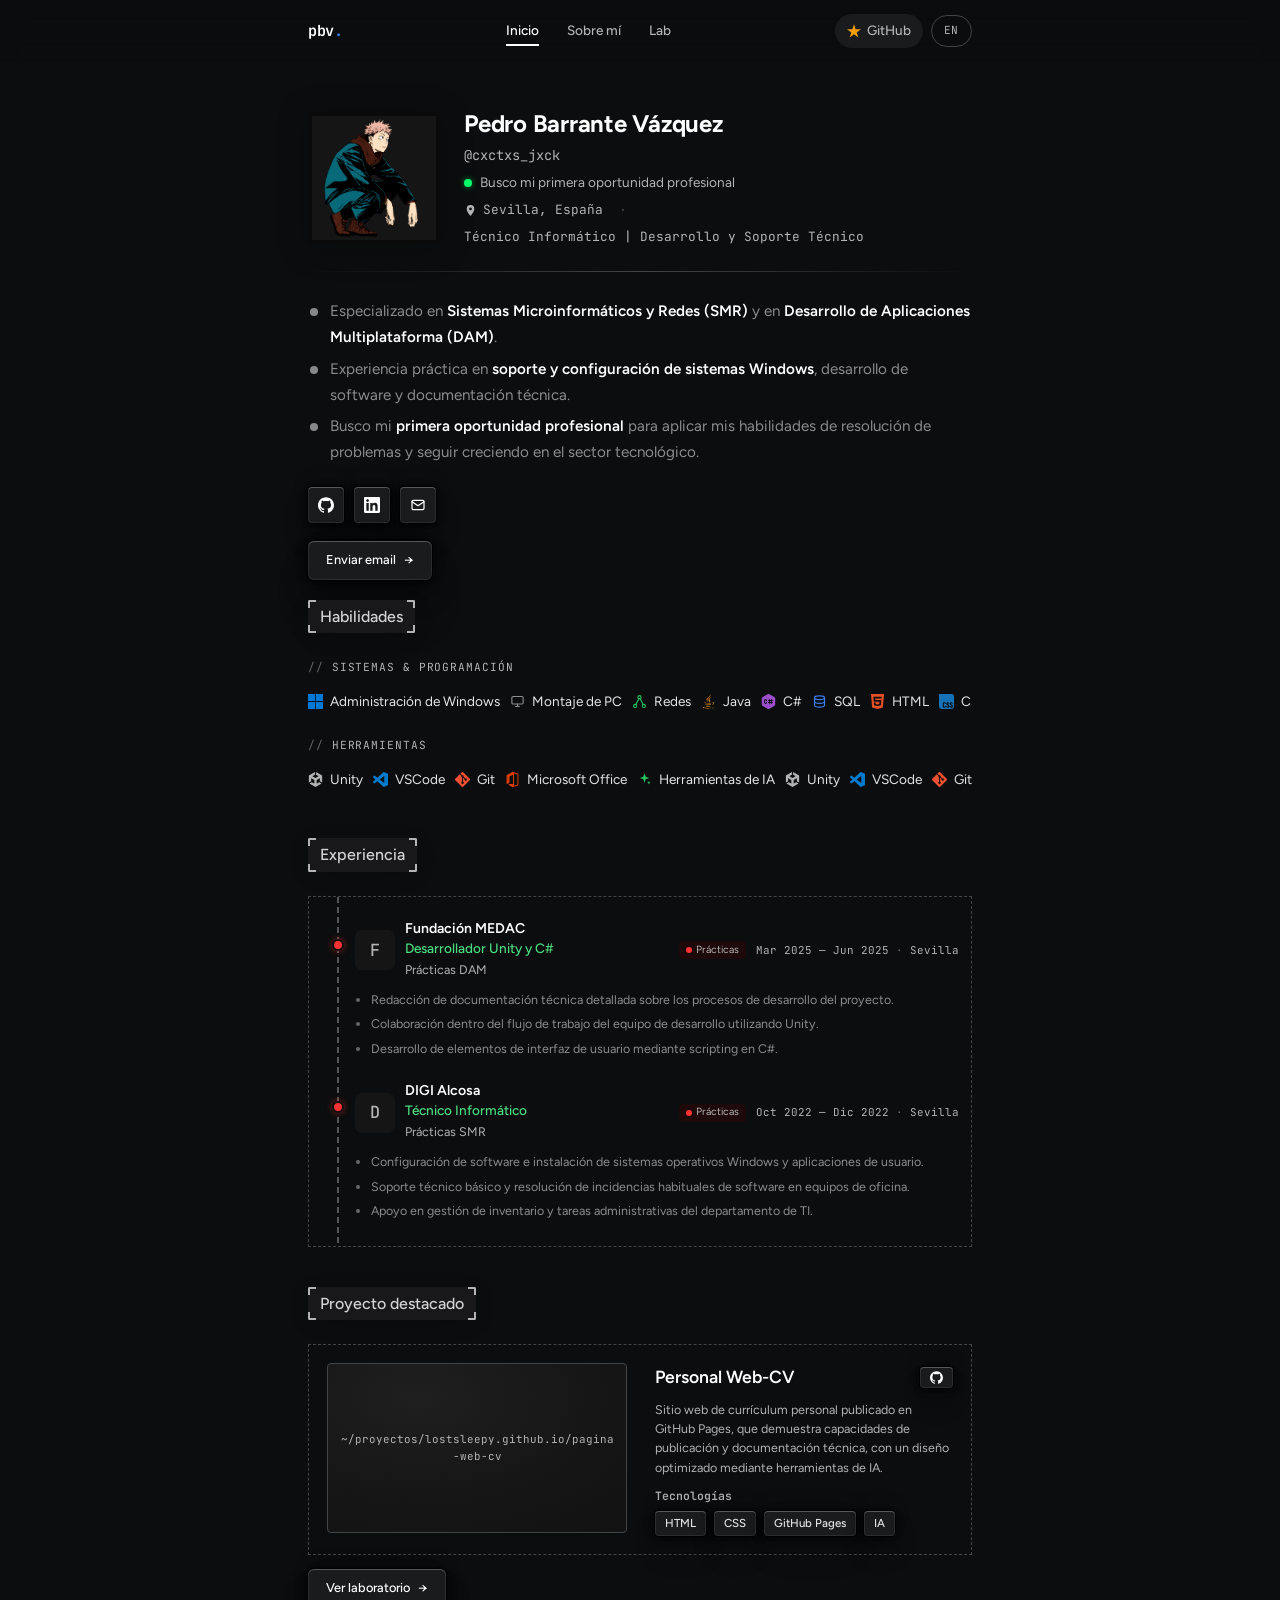
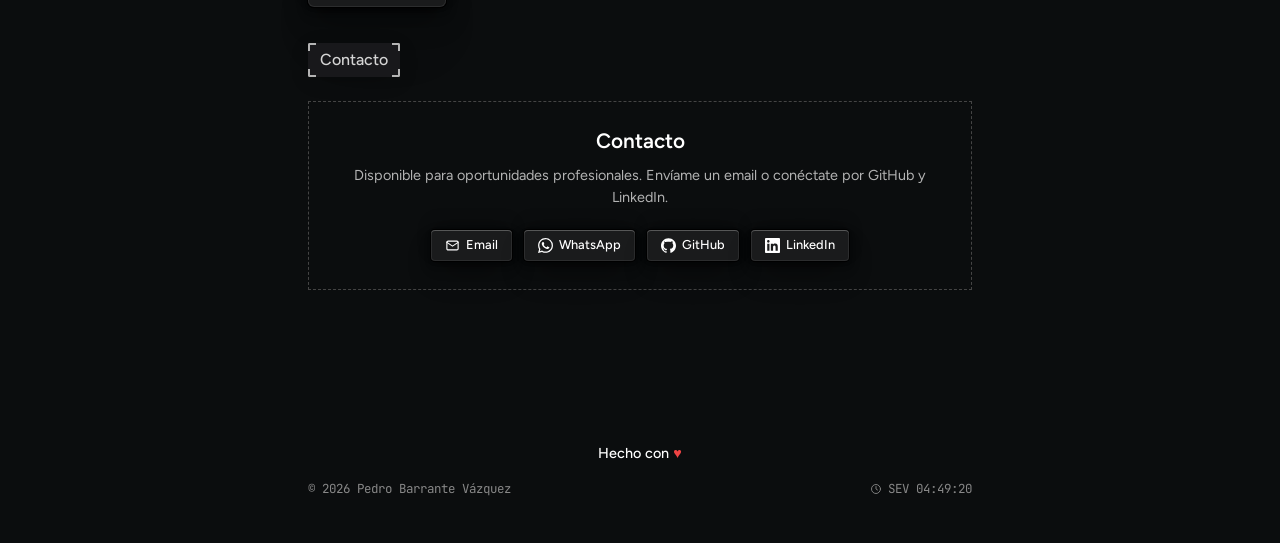
<file: index.html>
<!DOCTYPE html>
<html lang="es">
<head>
  <meta charset="utf-8" />
  <meta name="viewport" content="width=device-width, initial-scale=1" />
  <title>Pedro Barrante Vázquez | Técnico Informático — Desarrollo y Soporte Técnico</title>
  <meta name="description" content="Técnico informático especializado en sistemas y redes (SMR) con formación superior en desarrollo de aplicaciones multiplataforma (DAM). Experiencia en soporte de sistemas Windows, desarrollo de software y documentación técnica. Sevilla, España." />
  <meta name="keywords" content="Pedro Barrante Vázquez, Técnico Informático, Desarrollo de Aplicaciones Multiplataforma, DAM, Sistemas Microinformáticos y Redes, SMR, Java, C#, SQL, Unity, Windows, Sevilla, GitHub Pages" />
  <meta name="author" content="Pedro Barrante Vázquez" />
  <meta name="robots" content="index, follow" />
  <link rel="canonical" href="https://lostsleepy.github.io/pagina-web-cv/" />
  <link rel="icon" type="image/x-icon" href="assets/favicon.ico" />

  <!-- Open Graph -->
  <meta property="og:type" content="website" />
  <meta property="og:site_name" content="Pedro Barrante Vázquez — Currículum" />
  <meta property="og:title" content="Pedro Barrante Vázquez | Técnico Informático" />
  <meta property="og:description" content="Técnico informático — sistemas, redes y desarrollo de aplicaciones multiplataforma. Sevilla, España." />
  <meta property="og:url" content="https://lostsleepy.github.io/pagina-web-cv/" />
  <meta property="og:image" content="https://lostsleepy.github.io/pagina-web-cv/assets/profile.png" />

  <!-- Twitter Card -->
  <meta name="twitter:card" content="summary_large_image" />
  <meta name="twitter:title" content="Pedro Barrante Vázquez | Técnico Informático" />
  <meta name="twitter:description" content="Técnico informático — sistemas, redes y desarrollo de aplicaciones multiplataforma. Sevilla, España." />
  <meta name="twitter:image" content="https://lostsleepy.github.io/pagina-web-cv/assets/profile.png" />

  <!-- Structured data: Person -->
  <script type="application/ld+json">
  {
    "@context": "https://schema.org",
    "@type": "Person",
    "name": "Pedro Barrante Vázquez",
    "jobTitle": "Técnico Informático | Desarrollo y Soporte Técnico",
    "url": "https://lostsleepy.github.io/pagina-web-cv/",
    "email": "mailto:pedrobarrantevazquez@gmail.com",
    "sameAs": [
      "https://github.com/LostSleepy",
      "https://www.linkedin.com/in/pedrobarrantevazquez/"
    ],
    "description": "Técnico informático especializado en Sistemas Microinformáticos y Redes (SMR), con formación superior en Desarrollo de Aplicaciones Multiplataforma (DAM).",
    "address": {
      "@type": "PostalAddress",
      "addressLocality": "Sevilla",
      "addressCountry": "ES"
    },
    "knowsAbout": [
      "Administración de Windows", "Java", "C#", "SQL", "HTML", "CSS",
      "JavaScript", "XML", "Unity", "Git", "GitHub Pages"
    ]
  }
  </script>

  <!-- Tipografía: Figtree (UI) + JetBrains Mono (técnico) -->
  <link rel="preconnect" href="https://fonts.googleapis.com" />
  <link rel="preconnect" href="https://fonts.gstatic.com" crossorigin />
  <link href="https://fonts.googleapis.com/css2?family=Figtree:wght@400;500;600;700&family=JetBrains+Mono:wght@400;500;600&display=swap" rel="stylesheet" />

  <link rel="stylesheet" href="css/styles.css" />
</head>
<body>
  <a class="skip-link" href="#main">Saltar al contenido</a>

  <!-- ═══════════ NAVEGACIÓN ═══════════ -->
  <header class="navbar">
    <nav class="navbar__inner" aria-label="Navegación principal">
      <a class="navbar__logo" href="index.html" aria-label="Pedro Barrante Vázquez — Inicio">pbv<span class="dot">.</span></a>

      <div class="navbar__links">
        <a class="navbar__link" href="index.html" aria-current="page">Inicio</a>
        <a class="navbar__link" href="about.html">Sobre mí</a>
        <a class="navbar__link" href="lab.html">Lab</a>
      </div>

      <div class="navbar__actions">
        <a class="navbar__star" href="https://github.com/LostSleepy" target="_blank" rel="noopener noreferrer" aria-label="GitHub — @LostSleepy">
          <svg viewBox="0 0 24 24" fill="currentColor" aria-hidden="true"><path d="M12 .288l2.833 8.718H24l-7.416 5.39 2.833 8.718L12 17.724l-7.417 5.39 2.833-8.718L0 9.006h9.167z"/></svg>
          <span>GitHub</span>
        </a>
        <a class="navbar__lang" href="./PortfolioENG/index.html" lang="en">EN</a>
      </div>
    </nav>
  </header>

  <main id="main">
    <!-- ═══════════ HERO / PERFIL ═══════════ -->
    <section class="hero" aria-labelledby="profile-heading">
      <div class="container">
        <div class="hero__card reveal">
          <img class="hero__avatar" src="assets/profile.png" alt="Retrato de Pedro Barrante Vázquez" width="132" height="132" />
          <div class="hero__info">
            <h1 id="profile-heading" class="hero__name">Pedro Barrante Vázquez</h1>
            <p class="hero__handle">@cxctxs_jxck</p>
            <p class="hero__status-row"><span class="status-dot" aria-hidden="true"></span>Busco mi primera oportunidad profesional</p>
            <p class="hero__meta-row">
              <span class="hero__fact">
                <svg viewBox="0 0 24 24" fill="currentColor" aria-hidden="true"><path d="M12 2a7 7 0 0 0-7 7c0 5.25 7 13 7 13s7-7.75 7-13a7 7 0 0 0-7-7zm0 9.5A2.5 2.5 0 1 1 12 6.5a2.5 2.5 0 0 1 0 5z"/></svg>
                Sevilla, España
              </span>
              <span class="sep" aria-hidden="true">·</span>
              <span class="hero__fact">Técnico Informático | Desarrollo y Soporte Técnico</span>
            </p>
          </div>
        </div>

        <div class="hero__divider" role="presentation"></div>

        <ul class="hero__bio reveal">
          <li>Especializado en <span class="bio-highlight">Sistemas Microinformáticos y Redes (SMR)</span> y en <span class="bio-highlight">Desarrollo de Aplicaciones Multiplataforma (DAM)</span>.</li>
          <li>Experiencia práctica en <span class="bio-highlight">soporte y configuración de sistemas Windows</span>, desarrollo de software y documentación técnica.</li>
          <li>Busco mi <span class="bio-highlight">primera oportunidad profesional</span> para aplicar mis habilidades de resolución de problemas y seguir creciendo en el sector tecnológico.</li>
        </ul>

        <div class="hero__socials reveal" data-render="socials" aria-label="Perfiles y contacto"></div>

        <div class="hero__cta reveal">
          <a class="btn" href="mailto:pedrobarrantevazquez@gmail.com">Enviar email <span class="arrow" aria-hidden="true">→</span></a>
        </div>
      </div>
    </section>

    <!-- ═══════════ HABILIDADES ═══════════ -->
    <section class="section skill-section" aria-labelledby="skills-heading">
      <div class="container">
        <h2 class="card-title reveal" id="skills-heading">
          <span class="corner tl" aria-hidden="true"></span><span class="corner tr" aria-hidden="true"></span>
          <span class="corner bl" aria-hidden="true"></span><span class="corner br" aria-hidden="true"></span>
          Habilidades
        </h2>
        <div data-render="skills-marquee" aria-label="Tecnologías y herramientas"></div>
      </div>
    </section>

    <!-- ═══════════ EXPERIENCIA ═══════════ -->
    <section class="section experience-section" aria-labelledby="experience-heading">
      <div class="container">
        <h2 class="card-title reveal" id="experience-heading">
          <span class="corner tl" aria-hidden="true"></span><span class="corner tr" aria-hidden="true"></span>
          <span class="corner bl" aria-hidden="true"></span><span class="corner br" aria-hidden="true"></span>
          Experiencia
        </h2>
        <div class="timeline reveal">
          <span class="timeline__line" aria-hidden="true"></span>
          <ul class="timeline__list" data-render="experience"></ul>
        </div>
      </div>
    </section>

    <!-- ═══════════ PROYECTO DESTACADO ═══════════ -->
    <section class="section project-section" aria-labelledby="projects-heading">
      <div class="container">
        <h2 class="card-title reveal" id="projects-heading">
          <span class="corner tl" aria-hidden="true"></span><span class="corner tr" aria-hidden="true"></span>
          <span class="corner bl" aria-hidden="true"></span><span class="corner br" aria-hidden="true"></span>
          Proyecto destacado
        </h2>
        <div class="projects-grid reveal" data-render="projects"></div>
        <p class="section-more reveal">
          <span data-render="lab-link"></span>
        </p>
      </div>
    </section>

    <!-- ═══════════ CONTACTO ═══════════ -->
    <section class="section contact-me" aria-labelledby="contact-heading">
      <div class="container">
        <h2 class="card-title reveal" id="contact-heading">
          <span class="corner tl" aria-hidden="true"></span><span class="corner tr" aria-hidden="true"></span>
          <span class="corner bl" aria-hidden="true"></span><span class="corner br" aria-hidden="true"></span>
          Contacto
        </h2>
        <div class="contact-card reveal">
          <h3 class="contact-title">Contacto</h3>
          <p class="contact-desc">Disponible para oportunidades profesionales. Envíame un email o conéctate por GitHub y LinkedIn.</p>
          <div class="contact-links" data-render="contact"></div>
        </div>
      </div>
    </section>
  </main>

  <!-- ═══════════ FOOTER ═══════════ -->
  <footer class="footer">
    <div class="footer-content">
      <p class="footer-made">Hecho con <span class="heart" aria-hidden="true">♥</span></p>
      <div class="footer-bottom">
        <p class="footer-copyright" data-year></p>
        <p class="footer-clock">
          <svg viewBox="0 0 24 24" fill="none" stroke="currentColor" stroke-width="1.8" stroke-linecap="round" aria-hidden="true"><circle cx="12" cy="12" r="9"/><path d="M12 7v5l3 2"/></svg>
          <span data-clock>SEV --:--:--</span>
        </p>
      </div>
    </div>
  </footer>

  <script src="js/data.js"></script>
  <script src="js/scripts.js"></script>
</body>
</html>
</file>
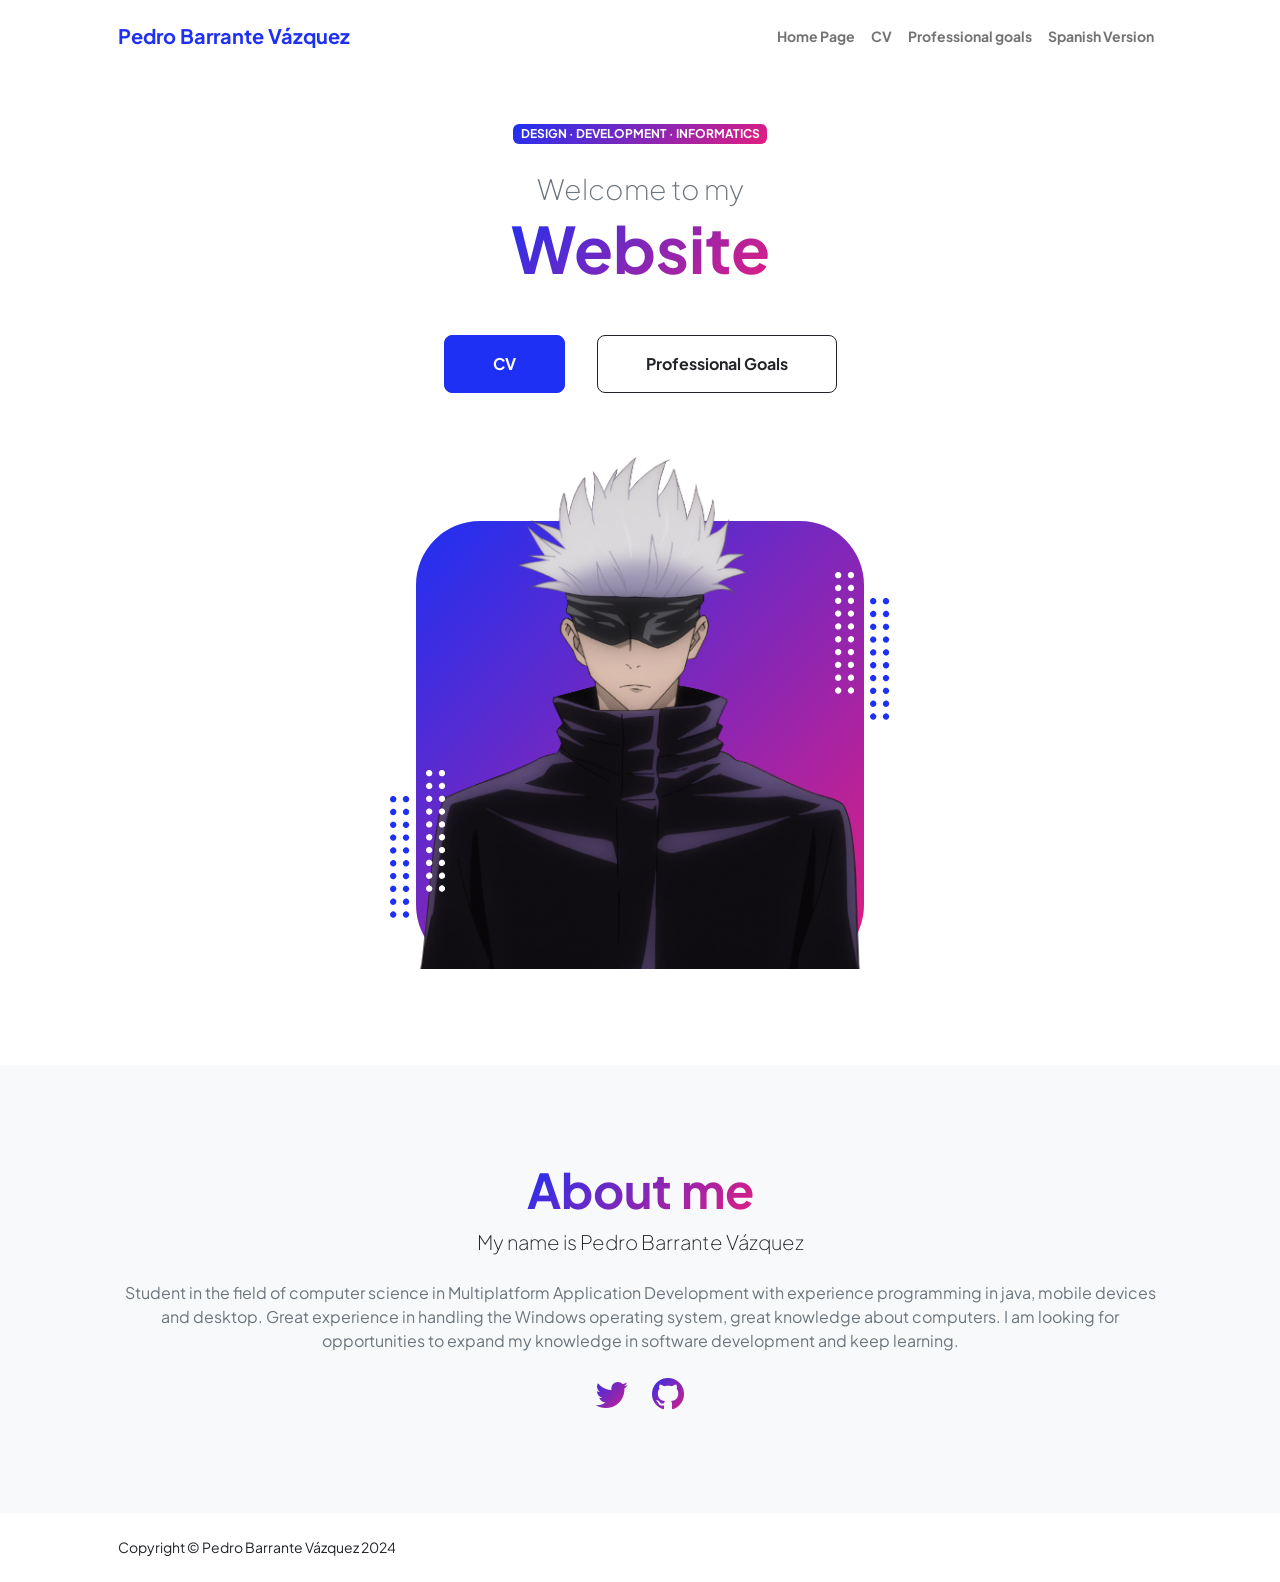
<file: Portfolio - ENG/index.html>
<!DOCTYPE html>
<html lang="es">
  <head>
    <meta charset="utf-8" />
    <meta
      name="viewport"
      content="width=device-width, initial-scale=1, shrink-to-fit=no"
    />
    <meta name="description" content="" />
    <meta name="author" content="" />
    <title>My portfolio - Pedro Barrante Vázquez</title>
    <!-- Favicon-->
    <link rel="icon" type="image/x-icon" href="assets/favicon.ico" />
    <!-- Custom Google font-->
    <link rel="preconnect" href="https://fonts.googleapis.com" />
    <link rel="preconnect" href="https://fonts.gstatic.com" crossorigin />
    <link
      href="https://fonts.googleapis.com/css2?family=Plus+Jakarta+Sans:wght@100;200;300;400;500;600;700;800;900&amp;display=swap"
      rel="stylesheet"
    />
    <!-- Bootstrap icons-->
    <link
      href="https://cdn.jsdelivr.net/npm/bootstrap-icons@1.8.1/font/bootstrap-icons.css"
      rel="stylesheet"
    />
    <!-- Core theme CSS (includes Bootstrap)-->
    <link href="css/styles.css" rel="stylesheet" />
  </head>
  <body class="d-flex flex-column h-100">
    <main class="flex-shrink-0">
      <!-- Navigation-->
      <nav class="navbar navbar-expand-lg navbar-light bg-white py-3">
        <div class="container px-5">
          <a class="navbar-brand" href="index.html"
            ><span class="fw-bolder text-primary"
              >Pedro Barrante Vázquez</span
            ></a
          >
          <button
            class="navbar-toggler"
            type="button"
            data-bs-toggle="collapse"
            data-bs-target="#navbarSupportedContent"
            aria-controls="navbarSupportedContent"
            aria-expanded="false"
            aria-label="Toggle navigation"
          >
            <span class="navbar-toggler-icon"></span>
          </button>
          <div class="collapse navbar-collapse" id="navbarSupportedContent">
            <ul class="navbar-nav ms-auto mb-2 mb-lg-0 small fw-bolder">
              <li class="nav-item">
                <a class="nav-link" href="index.html">Home Page</a>
              </li>
              <li class="nav-item">
                <a class="nav-link" href="resume.html">CV</a>
              </li>
              <li class="nav-item">
                <a class="nav-link" href="projects.html">Professional goals</a>
              </li>
              <li class="nav-item">
                <a class="nav-link" href="../index.html">Spanish Version</a>
              </li>
            </ul>
          </div>
        </div>
      </nav>
      <!-- Header-->
      <header class="py-5">
        <div class="container px-5 pb-5">
          <div class="row gx-5 align-items-center">
            <div class="col-xxl-5">
              <!-- Header text content-->
              <div class="text-center text-xxl-start">
                <div
                  class="badge bg-gradient-primary-to-secondary text-white mb-4"
                >
                  <div class="text-uppercase">
                    Design &middot; Development &middot; Informatics
                  </div>
                </div>
                <div class="fs-3 fw-light text-muted">Welcome to my</div>
                <h1 class="display-3 fw-bolder mb-5">
                  <span class="text-gradient d-inline">Website</span>
                </h1>
                <div
                  class="d-grid gap-3 d-sm-flex justify-content-sm-center justify-content-xxl-start mb-3"
                >
                  <a
                    class="btn btn-primary btn-lg px-5 py-3 me-sm-3 fs-6 fw-bolder"
                    href="resume.html"
                    >CV</a
                  >
                  <a
                    class="btn btn-outline-dark btn-lg px-5 py-3 fs-6 fw-bolder"
                    href="projects.html"
                    >Professional Goals</a
                  >
                </div>
              </div>
            </div>
            <div class="col-xxl-7">
              <!-- Header profile picture-->
              <div class="d-flex justify-content-center mt-5 mt-xxl-0">
                <div class="profile bg-gradient-primary-to-secondary">
                  <!-- TIP: For best results, use a photo with a transparent background like the demo example below-->
                  <!-- Watch a tutorial on how to do this on YouTube (link)-->
                  <img class="profile-img" src="assets/profile.png" alt="..." />
                  <div class="dots-1">
                    <!-- SVG Dots-->
                    <svg
                      version="1.1"
                      xmlns="http://www.w3.org/2000/svg"
                      xmlns:xlink="http://www.w3.org/1999/xlink"
                      x="0px"
                      y="0px"
                      viewBox="0 0 191.6 1215.4"
                      style="enable-background: new 0 0 191.6 1215.4"
                      xml:space="preserve"
                    >
                      <g
                        transform="translate(0.000000,1280.000000) scale(0.100000,-0.100000)"
                      >
                        <path
                          d="M227.7,12788.6c-105-35-200-141-222-248c-43-206,163-412,369-369c155,32,275,190,260,339c-11,105-90,213-190,262        C383.7,12801.6,289.7,12808.6,227.7,12788.6z"
                        ></path>
                        <path
                          d="M1507.7,12788.6c-151-50-253-216-222-362c25-119,136-230,254-255c194-41,395,142,375,339c-11,105-90,213-190,262        C1663.7,12801.6,1569.7,12808.6,1507.7,12788.6z"
                        ></path>
                        <path
                          d="M227.7,11508.6c-105-35-200-141-222-248c-43-206,163-412,369-369c155,32,275,190,260,339c-11,105-90,213-190,262        C383.7,11521.6,289.7,11528.6,227.7,11508.6z"
                        ></path>
                        <path
                          d="M1507.7,11508.6c-151-50-253-216-222-362c25-119,136-230,254-255c194-41,395,142,375,339c-11,105-90,213-190,262        C1663.7,11521.6,1569.7,11528.6,1507.7,11508.6z"
                        ></path>
                        <path
                          d="M227.7,10228.6c-105-35-200-141-222-248c-43-206,163-412,369-369c155,32,275,190,260,339c-11,105-90,213-190,262        C383.7,10241.6,289.7,10248.6,227.7,10228.6z"
                        ></path>
                        <path
                          d="M1507.7,10228.6c-105-35-200-141-222-248c-43-206,163-412,369-369c155,32,275,190,260,339c-11,105-90,213-190,262        C1663.7,10241.6,1569.7,10248.6,1507.7,10228.6z"
                        ></path>
                        <path
                          d="M227.7,8948.6c-105-35-200-141-222-248c-43-206,163-412,369-369c155,32,275,190,260,339c-11,105-90,213-190,262        C383.7,8961.6,289.7,8968.6,227.7,8948.6z"
                        ></path>
                        <path
                          d="M1507.7,8948.6c-105-35-200-141-222-248c-43-206,163-412,369-369c155,32,275,190,260,339c-11,105-90,213-190,262        C1663.7,8961.6,1569.7,8968.6,1507.7,8948.6z"
                        ></path>
                        <path
                          d="M227.7,7668.6c-105-35-200-141-222-248c-43-206,163-412,369-369c155,32,275,190,260,339c-11,105-90,213-190,262        C383.7,7681.6,289.7,7688.6,227.7,7668.6z"
                        ></path>
                        <path
                          d="M1507.7,7668.6c-105-35-200-141-222-248c-43-206,163-412,369-369c155,32,275,190,260,339c-11,105-90,213-190,262        C1663.7,7681.6,1569.7,7688.6,1507.7,7668.6z"
                        ></path>
                        <path
                          d="M227.7,6388.6c-105-35-200-141-222-248c-43-206,163-412,369-369c155,32,275,190,260,339c-11,105-90,213-190,262        C383.7,6401.6,289.7,6408.6,227.7,6388.6z"
                        ></path>
                        <path
                          d="M1507.7,6388.6c-105-35-200-141-222-248c-43-206,163-412,369-369c155,32,275,190,260,339c-11,105-90,213-190,262        C1663.7,6401.6,1569.7,6408.6,1507.7,6388.6z"
                        ></path>
                        <path
                          d="M227.7,5108.6c-105-35-200-141-222-248c-43-206,163-412,369-369c155,32,275,190,260,339c-11,105-90,213-190,262        C383.7,5121.6,289.7,5128.6,227.7,5108.6z"
                        ></path>
                        <path
                          d="M1507.7,5108.6c-105-35-200-141-222-248c-43-206,163-412,369-369c155,32,275,190,260,339c-11,105-90,213-190,262        C1663.7,5121.6,1569.7,5128.6,1507.7,5108.6z"
                        ></path>
                        <path
                          d="M227.7,3828.6c-105-35-200-141-222-248c-43-206,163-412,369-369c155,32,275,190,260,339c-11,105-90,213-190,262        C383.7,3841.6,289.7,3848.6,227.7,3828.6z"
                        ></path>
                        <path
                          d="M1507.7,3828.6c-105-35-200-141-222-248c-43-206,163-412,369-369c155,32,275,190,260,339c-11,105-90,213-190,262        C1663.7,3841.6,1569.7,3848.6,1507.7,3828.6z"
                        ></path>
                        <path
                          d="M227.7,2548.6c-105-35-200-141-222-248c-43-206,163-412,369-369c155,32,275,190,260,339c-11,105-90,213-190,262        C383.7,2561.6,289.7,2568.6,227.7,2548.6z"
                        ></path>
                        <path
                          d="M1507.7,2548.6c-105-35-200-141-222-248c-43-206,163-412,369-369c155,32,275,190,260,339c-11,105-90,213-190,262        C1663.7,2561.6,1569.7,2568.6,1507.7,2548.6z"
                        ></path>
                        <path
                          d="M227.7,1268.6c-105-35-200-141-222-248c-43-206,163-412,369-369c155,32,275,190,260,339c-11,105-90,213-190,262        C383.7,1281.6,289.7,1288.6,227.7,1268.6z"
                        ></path>
                        <path
                          d="M1507.7,1268.6c-105-35-200-141-222-248c-43-206,163-412,369-369c155,32,275,190,260,339c-11,105-90,213-190,262        C1663.7,1281.6,1569.7,1288.6,1507.7,1268.6z"
                        ></path>
                      </g>
                    </svg>
                    <!-- END of SVG dots-->
                  </div>
                  <div class="dots-2">
                    <!-- SVG Dots-->
                    <svg
                      version="1.1"
                      xmlns="http://www.w3.org/2000/svg"
                      xmlns:xlink="http://www.w3.org/1999/xlink"
                      x="0px"
                      y="0px"
                      viewBox="0 0 191.6 1215.4"
                      style="enable-background: new 0 0 191.6 1215.4"
                      xml:space="preserve"
                    >
                      <g
                        transform="translate(0.000000,1280.000000) scale(0.100000,-0.100000)"
                      >
                        <path
                          d="M227.7,12788.6c-105-35-200-141-222-248c-43-206,163-412,369-369c155,32,275,190,260,339c-11,105-90,213-190,262        C383.7,12801.6,289.7,12808.6,227.7,12788.6z"
                        ></path>
                        <path
                          d="M1507.7,12788.6c-151-50-253-216-222-362c25-119,136-230,254-255c194-41,395,142,375,339c-11,105-90,213-190,262        C1663.7,12801.6,1569.7,12808.6,1507.7,12788.6z"
                        ></path>
                        <path
                          d="M227.7,11508.6c-105-35-200-141-222-248c-43-206,163-412,369-369c155,32,275,190,260,339c-11,105-90,213-190,262        C383.7,11521.6,289.7,11528.6,227.7,11508.6z"
                        ></path>
                        <path
                          d="M1507.7,11508.6c-151-50-253-216-222-362c25-119,136-230,254-255c194-41,395,142,375,339c-11,105-90,213-190,262        C1663.7,11521.6,1569.7,11528.6,1507.7,11508.6z"
                        ></path>
                        <path
                          d="M227.7,10228.6c-105-35-200-141-222-248c-43-206,163-412,369-369c155,32,275,190,260,339c-11,105-90,213-190,262        C383.7,10241.6,289.7,10248.6,227.7,10228.6z"
                        ></path>
                        <path
                          d="M1507.7,10228.6c-105-35-200-141-222-248c-43-206,163-412,369-369c155,32,275,190,260,339c-11,105-90,213-190,262        C1663.7,10241.6,1569.7,10248.6,1507.7,10228.6z"
                        ></path>
                        <path
                          d="M227.7,8948.6c-105-35-200-141-222-248c-43-206,163-412,369-369c155,32,275,190,260,339c-11,105-90,213-190,262        C383.7,8961.6,289.7,8968.6,227.7,8948.6z"
                        ></path>
                        <path
                          d="M1507.7,8948.6c-105-35-200-141-222-248c-43-206,163-412,369-369c155,32,275,190,260,339c-11,105-90,213-190,262        C1663.7,8961.6,1569.7,8968.6,1507.7,8948.6z"
                        ></path>
                        <path
                          d="M227.7,7668.6c-105-35-200-141-222-248c-43-206,163-412,369-369c155,32,275,190,260,339c-11,105-90,213-190,262        C383.7,7681.6,289.7,7688.6,227.7,7668.6z"
                        ></path>
                        <path
                          d="M1507.7,7668.6c-105-35-200-141-222-248c-43-206,163-412,369-369c155,32,275,190,260,339c-11,105-90,213-190,262        C1663.7,7681.6,1569.7,7688.6,1507.7,7668.6z"
                        ></path>
                        <path
                          d="M227.7,6388.6c-105-35-200-141-222-248c-43-206,163-412,369-369c155,32,275,190,260,339c-11,105-90,213-190,262        C383.7,6401.6,289.7,6408.6,227.7,6388.6z"
                        ></path>
                        <path
                          d="M1507.7,6388.6c-105-35-200-141-222-248c-43-206,163-412,369-369c155,32,275,190,260,339c-11,105-90,213-190,262        C1663.7,6401.6,1569.7,6408.6,1507.7,6388.6z"
                        ></path>
                        <path
                          d="M227.7,5108.6c-105-35-200-141-222-248c-43-206,163-412,369-369c155,32,275,190,260,339c-11,105-90,213-190,262        C383.7,5121.6,289.7,5128.6,227.7,5108.6z"
                        ></path>
                        <path
                          d="M1507.7,5108.6c-105-35-200-141-222-248c-43-206,163-412,369-369c155,32,275,190,260,339c-11,105-90,213-190,262        C1663.7,5121.6,1569.7,5128.6,1507.7,5108.6z"
                        ></path>
                        <path
                          d="M227.7,3828.6c-105-35-200-141-222-248c-43-206,163-412,369-369c155,32,275,190,260,339c-11,105-90,213-190,262        C383.7,3841.6,289.7,3848.6,227.7,3828.6z"
                        ></path>
                        <path
                          d="M1507.7,3828.6c-105-35-200-141-222-248c-43-206,163-412,369-369c155,32,275,190,260,339c-11,105-90,213-190,262        C1663.7,3841.6,1569.7,3848.6,1507.7,3828.6z"
                        ></path>
                        <path
                          d="M227.7,2548.6c-105-35-200-141-222-248c-43-206,163-412,369-369c155,32,275,190,260,339c-11,105-90,213-190,262        C383.7,2561.6,289.7,2568.6,227.7,2548.6z"
                        ></path>
                        <path
                          d="M1507.7,2548.6c-105-35-200-141-222-248c-43-206,163-412,369-369c155,32,275,190,260,339c-11,105-90,213-190,262        C1663.7,2561.6,1569.7,2568.6,1507.7,2548.6z"
                        ></path>
                        <path
                          d="M227.7,1268.6c-105-35-200-141-222-248c-43-206,163-412,369-369c155,32,275,190,260,339c-11,105-90,213-190,262        C383.7,1281.6,289.7,1288.6,227.7,1268.6z"
                        ></path>
                        <path
                          d="M1507.7,1268.6c-105-35-200-141-222-248c-43-206,163-412,369-369c155,32,275,190,260,339c-11,105-90,213-190,262        C1663.7,1281.6,1569.7,1288.6,1507.7,1268.6z"
                        ></path>
                      </g>
                    </svg>
                    <!-- END of SVG dots-->
                  </div>
                  <div class="dots-3">
                    <!-- SVG Dots-->
                    <svg
                      version="1.1"
                      xmlns="http://www.w3.org/2000/svg"
                      xmlns:xlink="http://www.w3.org/1999/xlink"
                      x="0px"
                      y="0px"
                      viewBox="0 0 191.6 1215.4"
                      style="enable-background: new 0 0 191.6 1215.4"
                      xml:space="preserve"
                    >
                      <g
                        transform="translate(0.000000,1280.000000) scale(0.100000,-0.100000)"
                      >
                        <path
                          d="M227.7,12788.6c-105-35-200-141-222-248c-43-206,163-412,369-369c155,32,275,190,260,339c-11,105-90,213-190,262        C383.7,12801.6,289.7,12808.6,227.7,12788.6z"
                        ></path>
                        <path
                          d="M1507.7,12788.6c-151-50-253-216-222-362c25-119,136-230,254-255c194-41,395,142,375,339c-11,105-90,213-190,262        C1663.7,12801.6,1569.7,12808.6,1507.7,12788.6z"
                        ></path>
                        <path
                          d="M227.7,11508.6c-105-35-200-141-222-248c-43-206,163-412,369-369c155,32,275,190,260,339c-11,105-90,213-190,262        C383.7,11521.6,289.7,11528.6,227.7,11508.6z"
                        ></path>
                        <path
                          d="M1507.7,11508.6c-151-50-253-216-222-362c25-119,136-230,254-255c194-41,395,142,375,339c-11,105-90,213-190,262        C1663.7,11521.6,1569.7,11528.6,1507.7,11508.6z"
                        ></path>
                        <path
                          d="M227.7,10228.6c-105-35-200-141-222-248c-43-206,163-412,369-369c155,32,275,190,260,339c-11,105-90,213-190,262        C383.7,10241.6,289.7,10248.6,227.7,10228.6z"
                        ></path>
                        <path
                          d="M1507.7,10228.6c-105-35-200-141-222-248c-43-206,163-412,369-369c155,32,275,190,260,339c-11,105-90,213-190,262        C1663.7,10241.6,1569.7,10248.6,1507.7,10228.6z"
                        ></path>
                        <path
                          d="M227.7,8948.6c-105-35-200-141-222-248c-43-206,163-412,369-369c155,32,275,190,260,339c-11,105-90,213-190,262        C383.7,8961.6,289.7,8968.6,227.7,8948.6z"
                        ></path>
                        <path
                          d="M1507.7,8948.6c-105-35-200-141-222-248c-43-206,163-412,369-369c155,32,275,190,260,339c-11,105-90,213-190,262        C1663.7,8961.6,1569.7,8968.6,1507.7,8948.6z"
                        ></path>
                        <path
                          d="M227.7,7668.6c-105-35-200-141-222-248c-43-206,163-412,369-369c155,32,275,190,260,339c-11,105-90,213-190,262        C383.7,7681.6,289.7,7688.6,227.7,7668.6z"
                        ></path>
                        <path
                          d="M1507.7,7668.6c-105-35-200-141-222-248c-43-206,163-412,369-369c155,32,275,190,260,339c-11,105-90,213-190,262        C1663.7,7681.6,1569.7,7688.6,1507.7,7668.6z"
                        ></path>
                        <path
                          d="M227.7,6388.6c-105-35-200-141-222-248c-43-206,163-412,369-369c155,32,275,190,260,339c-11,105-90,213-190,262        C383.7,6401.6,289.7,6408.6,227.7,6388.6z"
                        ></path>
                        <path
                          d="M1507.7,6388.6c-105-35-200-141-222-248c-43-206,163-412,369-369c155,32,275,190,260,339c-11,105-90,213-190,262        C1663.7,6401.6,1569.7,6408.6,1507.7,6388.6z"
                        ></path>
                        <path
                          d="M227.7,5108.6c-105-35-200-141-222-248c-43-206,163-412,369-369c155,32,275,190,260,339c-11,105-90,213-190,262        C383.7,5121.6,289.7,5128.6,227.7,5108.6z"
                        ></path>
                        <path
                          d="M1507.7,5108.6c-105-35-200-141-222-248c-43-206,163-412,369-369c155,32,275,190,260,339c-11,105-90,213-190,262        C1663.7,5121.6,1569.7,5128.6,1507.7,5108.6z"
                        ></path>
                        <path
                          d="M227.7,3828.6c-105-35-200-141-222-248c-43-206,163-412,369-369c155,32,275,190,260,339c-11,105-90,213-190,262        C383.7,3841.6,289.7,3848.6,227.7,3828.6z"
                        ></path>
                        <path
                          d="M1507.7,3828.6c-105-35-200-141-222-248c-43-206,163-412,369-369c155,32,275,190,260,339c-11,105-90,213-190,262        C1663.7,3841.6,1569.7,3848.6,1507.7,3828.6z"
                        ></path>
                        <path
                          d="M227.7,2548.6c-105-35-200-141-222-248c-43-206,163-412,369-369c155,32,275,190,260,339c-11,105-90,213-190,262        C383.7,2561.6,289.7,2568.6,227.7,2548.6z"
                        ></path>
                        <path
                          d="M1507.7,2548.6c-105-35-200-141-222-248c-43-206,163-412,369-369c155,32,275,190,260,339c-11,105-90,213-190,262        C1663.7,2561.6,1569.7,2568.6,1507.7,2548.6z"
                        ></path>
                        <path
                          d="M227.7,1268.6c-105-35-200-141-222-248c-43-206,163-412,369-369c155,32,275,190,260,339c-11,105-90,213-190,262        C383.7,1281.6,289.7,1288.6,227.7,1268.6z"
                        ></path>
                        <path
                          d="M1507.7,1268.6c-105-35-200-141-222-248c-43-206,163-412,369-369c155,32,275,190,260,339c-11,105-90,213-190,262        C1663.7,1281.6,1569.7,1288.6,1507.7,1268.6z"
                        ></path>
                      </g>
                    </svg>
                    <!-- END of SVG dots-->
                  </div>
                  <div class="dots-4">
                    <!-- SVG Dots-->
                    <svg
                      version="1.1"
                      xmlns="http://www.w3.org/2000/svg"
                      xmlns:xlink="http://www.w3.org/1999/xlink"
                      x="0px"
                      y="0px"
                      viewBox="0 0 191.6 1215.4"
                      style="enable-background: new 0 0 191.6 1215.4"
                      xml:space="preserve"
                    >
                      <g
                        transform="translate(0.000000,1280.000000) scale(0.100000,-0.100000)"
                      >
                        <path
                          d="M227.7,12788.6c-105-35-200-141-222-248c-43-206,163-412,369-369c155,32,275,190,260,339c-11,105-90,213-190,262        C383.7,12801.6,289.7,12808.6,227.7,12788.6z"
                        ></path>
                        <path
                          d="M1507.7,12788.6c-151-50-253-216-222-362c25-119,136-230,254-255c194-41,395,142,375,339c-11,105-90,213-190,262        C1663.7,12801.6,1569.7,12808.6,1507.7,12788.6z"
                        ></path>
                        <path
                          d="M227.7,11508.6c-105-35-200-141-222-248c-43-206,163-412,369-369c155,32,275,190,260,339c-11,105-90,213-190,262        C383.7,11521.6,289.7,11528.6,227.7,11508.6z"
                        ></path>
                        <path
                          d="M1507.7,11508.6c-151-50-253-216-222-362c25-119,136-230,254-255c194-41,395,142,375,339c-11,105-90,213-190,262        C1663.7,11521.6,1569.7,11528.6,1507.7,11508.6z"
                        ></path>
                        <path
                          d="M227.7,10228.6c-105-35-200-141-222-248c-43-206,163-412,369-369c155,32,275,190,260,339c-11,105-90,213-190,262        C383.7,10241.6,289.7,10248.6,227.7,10228.6z"
                        ></path>
                        <path
                          d="M1507.7,10228.6c-105-35-200-141-222-248c-43-206,163-412,369-369c155,32,275,190,260,339c-11,105-90,213-190,262        C1663.7,10241.6,1569.7,10248.6,1507.7,10228.6z"
                        ></path>
                        <path
                          d="M227.7,8948.6c-105-35-200-141-222-248c-43-206,163-412,369-369c155,32,275,190,260,339c-11,105-90,213-190,262        C383.7,8961.6,289.7,8968.6,227.7,8948.6z"
                        ></path>
                        <path
                          d="M1507.7,8948.6c-105-35-200-141-222-248c-43-206,163-412,369-369c155,32,275,190,260,339c-11,105-90,213-190,262        C1663.7,8961.6,1569.7,8968.6,1507.7,8948.6z"
                        ></path>
                        <path
                          d="M227.7,7668.6c-105-35-200-141-222-248c-43-206,163-412,369-369c155,32,275,190,260,339c-11,105-90,213-190,262        C383.7,7681.6,289.7,7688.6,227.7,7668.6z"
                        ></path>
                        <path
                          d="M1507.7,7668.6c-105-35-200-141-222-248c-43-206,163-412,369-369c155,32,275,190,260,339c-11,105-90,213-190,262        C1663.7,7681.6,1569.7,7688.6,1507.7,7668.6z"
                        ></path>
                        <path
                          d="M227.7,6388.6c-105-35-200-141-222-248c-43-206,163-412,369-369c155,32,275,190,260,339c-11,105-90,213-190,262        C383.7,6401.6,289.7,6408.6,227.7,6388.6z"
                        ></path>
                        <path
                          d="M1507.7,6388.6c-105-35-200-141-222-248c-43-206,163-412,369-369c155,32,275,190,260,339c-11,105-90,213-190,262        C1663.7,6401.6,1569.7,6408.6,1507.7,6388.6z"
                        ></path>
                        <path
                          d="M227.7,5108.6c-105-35-200-141-222-248c-43-206,163-412,369-369c155,32,275,190,260,339c-11,105-90,213-190,262        C383.7,5121.6,289.7,5128.6,227.7,5108.6z"
                        ></path>
                        <path
                          d="M1507.7,5108.6c-105-35-200-141-222-248c-43-206,163-412,369-369c155,32,275,190,260,339c-11,105-90,213-190,262        C1663.7,5121.6,1569.7,5128.6,1507.7,5108.6z"
                        ></path>
                        <path
                          d="M227.7,3828.6c-105-35-200-141-222-248c-43-206,163-412,369-369c155,32,275,190,260,339c-11,105-90,213-190,262        C383.7,3841.6,289.7,3848.6,227.7,3828.6z"
                        ></path>
                        <path
                          d="M1507.7,3828.6c-105-35-200-141-222-248c-43-206,163-412,369-369c155,32,275,190,260,339c-11,105-90,213-190,262        C1663.7,3841.6,1569.7,3848.6,1507.7,3828.6z"
                        ></path>
                        <path
                          d="M227.7,2548.6c-105-35-200-141-222-248c-43-206,163-412,369-369c155,32,275,190,260,339c-11,105-90,213-190,262        C383.7,2561.6,289.7,2568.6,227.7,2548.6z"
                        ></path>
                        <path
                          d="M1507.7,2548.6c-105-35-200-141-222-248c-43-206,163-412,369-369c155,32,275,190,260,339c-11,105-90,213-190,262        C1663.7,2561.6,1569.7,2568.6,1507.7,2548.6z"
                        ></path>
                        <path
                          d="M227.7,1268.6c-105-35-200-141-222-248c-43-206,163-412,369-369c155,32,275,190,260,339c-11,105-90,213-190,262        C383.7,1281.6,289.7,1288.6,227.7,1268.6z"
                        ></path>
                        <path
                          d="M1507.7,1268.6c-105-35-200-141-222-248c-43-206,163-412,369-369c155,32,275,190,260,339c-11,105-90,213-190,262        C1663.7,1281.6,1569.7,1288.6,1507.7,1268.6z"
                        ></path>
                      </g>
                    </svg>
                    <!-- END of SVG dots-->
                  </div>
                </div>
              </div>
            </div>
          </div>
        </div>
      </header>
      <!-- About Section-->
      <section class="bg-light py-5">
        <div class="container px-5">
          <div class="row gx-5 justify-content-center">
            <div class="col-xxl-8">
              <div class="text-center my-5">
                <h2 class="display-5 fw-bolder">
                  <span class="text-gradient d-inline">About me</span>
                </h2>
                <p class="lead fw-light mb-4">
                  My name is Pedro Barrante Vázquez
                </p>
                <p class="text-muted">
                  Student in the field of computer science in Multiplatform
                  Application Development with experience programming in java,
                  mobile devices and desktop. Great experience in handling the
                  Windows operating system, great knowledge about computers. I
                  am looking for opportunities to expand my knowledge in
                  software development and keep learning.
                </p>
                <div class="d-flex justify-content-center fs-2 gap-4">
                  <a class="text-gradient" href="https://x.com/cxctxs_jxck"
                    ><i class="bi bi-twitter"></i
                  ></a>
                  <a class="text-gradient" href="https://github.com/LostSleepy/"
                    ><i class="bi bi-github"></i
                  ></a>
                </div>
              </div>
            </div>
          </div>
        </div>
      </section>
    </main>
    <!-- Footer-->
    <footer class="bg-white py-4 mt-auto">
      <div class="container px-5">
        <div
          class="row align-items-center justify-content-between flex-column flex-sm-row"
        >
          <div class="col-auto">
            <div class="small m-0">
              Copyright &copy; Pedro Barrante Vázquez 2024
            </div>
          </div>
        </div>
      </div>
    </footer>
    <!-- Bootstrap core JS-->
    <script src="https://cdn.jsdelivr.net/npm/bootstrap@5.2.3/dist/js/bootstrap.bundle.min.js"></script>
    <!-- Core theme JS-->
    <script src="js/scripts.js"></script>
  </body>
</html>
</file>
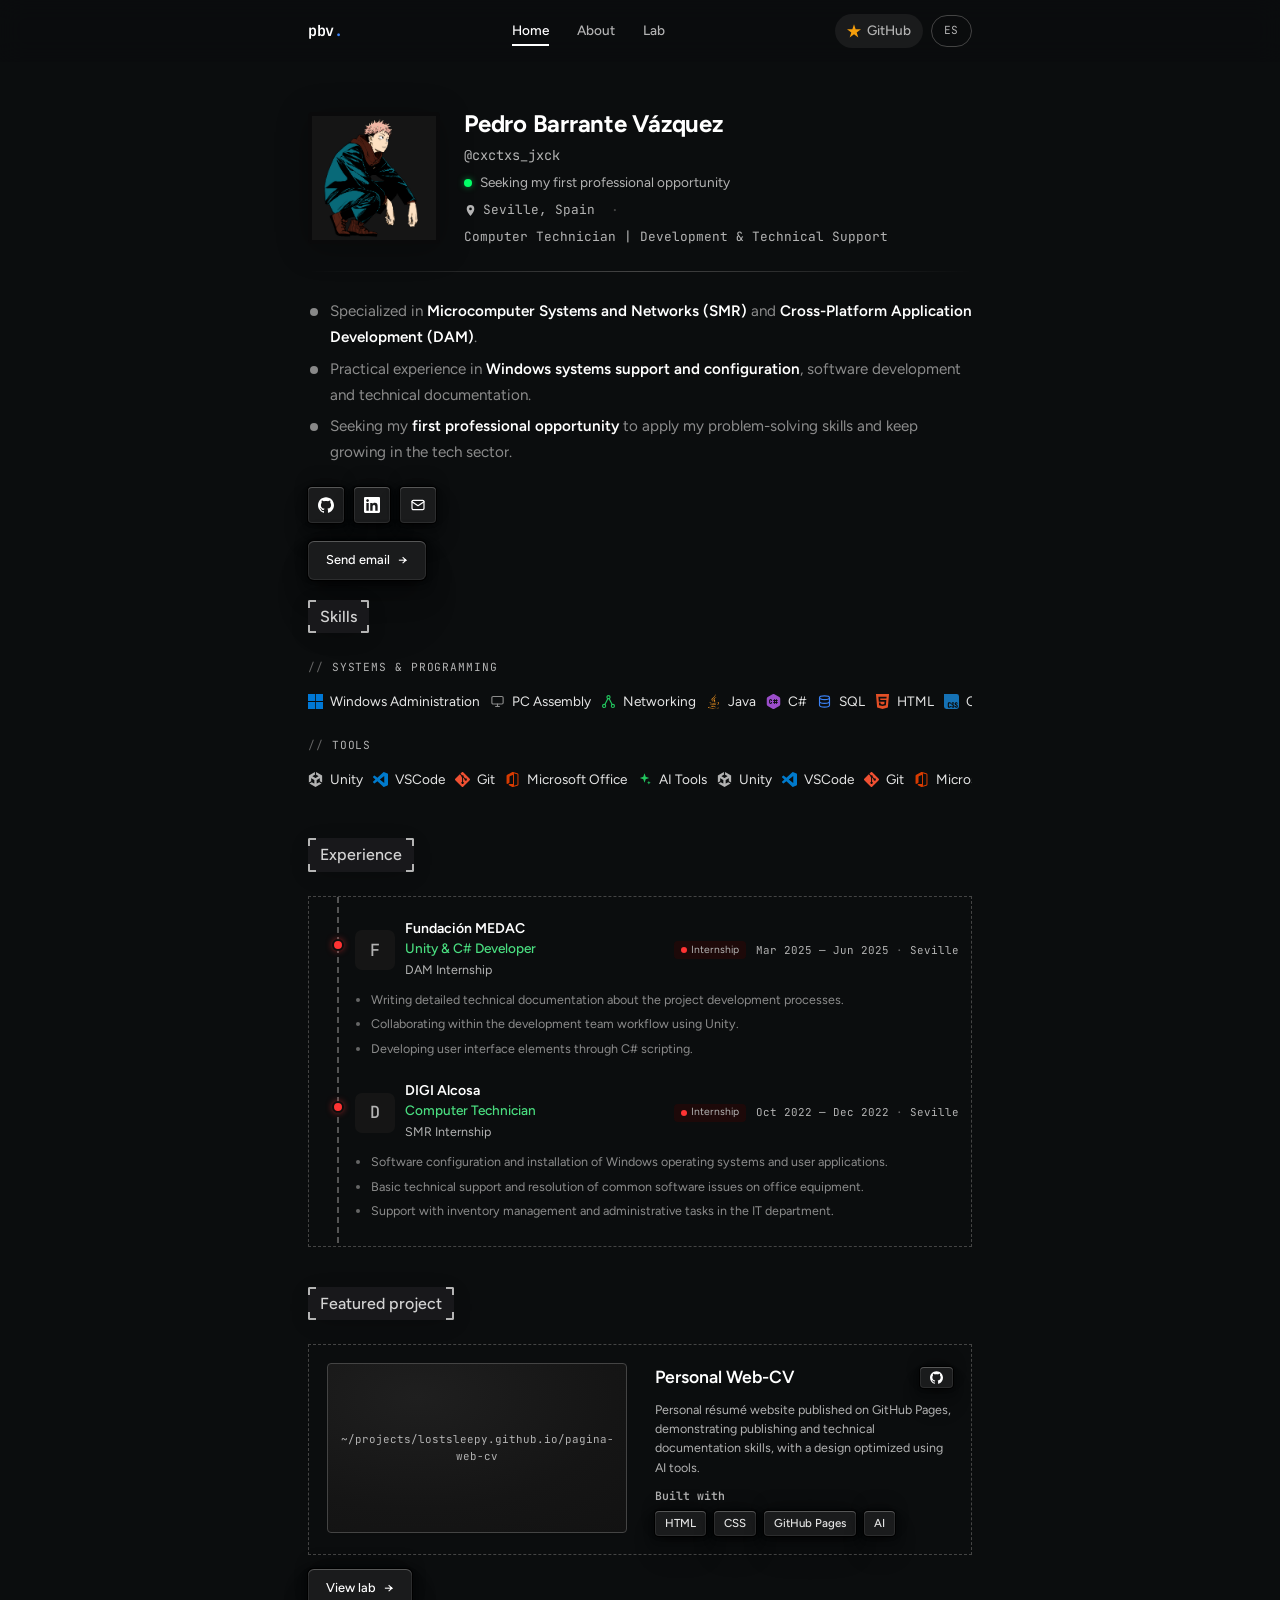
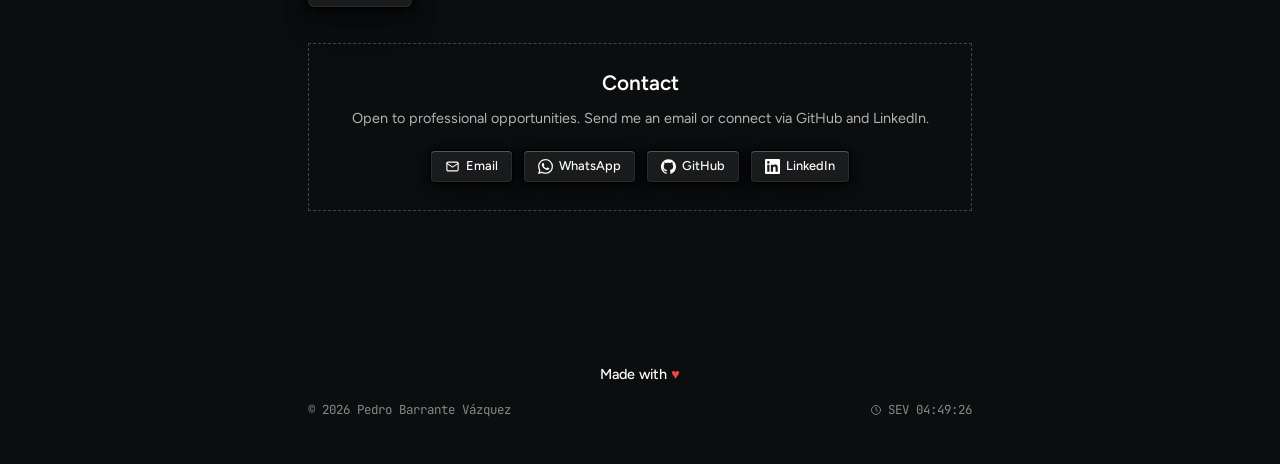
<file: PortfolioENG/index.html>
<!DOCTYPE html>
<html lang="en">
<head>
  <meta charset="utf-8" />
  <meta name="viewport" content="width=device-width, initial-scale=1" />
  <title>Pedro Barrante Vázquez | Computer Technician — Development &amp; Technical Support</title>
  <meta name="description" content="Computer technician specialized in systems and networking (SMR) with higher education in cross-platform application development (DAM). Experience in Windows systems support, software development and technical documentation. Seville, Spain." />
  <meta name="keywords" content="Pedro Barrante Vázquez, Computer Technician, Cross-Platform Application Development, DAM, Microcomputer Systems and Networks, SMR, Java, C#, SQL, Unity, Windows, Seville, GitHub Pages" />
  <meta name="author" content="Pedro Barrante Vázquez" />
  <meta name="robots" content="index, follow" />
  <link rel="canonical" href="https://lostsleepy.github.io/pagina-web-cv/PortfolioENG/" />
  <link rel="icon" type="image/x-icon" href="assets/favicon.ico" />

  <!-- Open Graph -->
  <meta property="og:type" content="website" />
  <meta property="og:site_name" content="Pedro Barrante Vázquez — Résumé" />
  <meta property="og:title" content="Pedro Barrante Vázquez | Computer Technician" />
  <meta property="og:description" content="Computer technician — systems, networking and cross-platform application development. Seville, Spain." />
  <meta property="og:url" content="https://lostsleepy.github.io/pagina-web-cv/PortfolioENG/" />
  <meta property="og:image" content="https://lostsleepy.github.io/pagina-web-cv/assets/profile.png" />

  <!-- Twitter Card -->
  <meta name="twitter:card" content="summary_large_image" />
  <meta name="twitter:title" content="Pedro Barrante Vázquez | Computer Technician" />
  <meta name="twitter:description" content="Computer technician — systems, networking and cross-platform application development. Seville, Spain." />
  <meta name="twitter:image" content="https://lostsleepy.github.io/pagina-web-cv/assets/profile.png" />

  <!-- Structured data: Person -->
  <script type="application/ld+json">
  {
    "@context": "https://schema.org",
    "@type": "Person",
    "name": "Pedro Barrante Vázquez",
    "jobTitle": "Computer Technician | Development & Technical Support",
    "url": "https://lostsleepy.github.io/pagina-web-cv/PortfolioENG/",
    "email": "mailto:pedrobarrantevazquez@gmail.com",
    "sameAs": [
      "https://github.com/LostSleepy",
      "https://www.linkedin.com/in/pedrobarrantevazquez/"
    ],
    "description": "Computer technician specialized in Microcomputer Systems and Networks (SMR), with higher education in Cross-Platform Application Development (DAM).",
    "address": {
      "@type": "PostalAddress",
      "addressLocality": "Seville",
      "addressCountry": "ES"
    },
    "knowsAbout": [
      "Windows Administration", "Java", "C#", "SQL", "HTML", "CSS",
      "JavaScript", "XML", "Unity", "Git", "GitHub Pages"
    ]
  }
  </script>

  <!-- Typography: Figtree (UI) + JetBrains Mono (technical) -->
  <link rel="preconnect" href="https://fonts.googleapis.com" />
  <link rel="preconnect" href="https://fonts.gstatic.com" crossorigin />
  <link href="https://fonts.googleapis.com/css2?family=Figtree:wght@400;500;600;700&family=JetBrains+Mono:wght@400;500;600&display=swap" rel="stylesheet" />

  <link rel="stylesheet" href="css/styles.css" />
</head>
<body>
  <a class="skip-link" href="#main">Skip to content</a>

  <!-- ═══════════ NAVIGATION ═══════════ -->
  <header class="navbar">
    <nav class="navbar__inner" aria-label="Main navigation">
      <a class="navbar__logo" href="index.html" aria-label="Pedro Barrante Vázquez — Home">pbv<span class="dot">.</span></a>

      <div class="navbar__links">
        <a class="navbar__link" href="index.html" aria-current="page">Home</a>
        <a class="navbar__link" href="about.html">About</a>
        <a class="navbar__link" href="lab.html">Lab</a>
      </div>

      <div class="navbar__actions">
        <a class="navbar__star" href="https://github.com/LostSleepy" target="_blank" rel="noopener noreferrer" aria-label="GitHub — @LostSleepy">
          <svg viewBox="0 0 24 24" fill="currentColor" aria-hidden="true"><path d="M12 .288l2.833 8.718H24l-7.416 5.39 2.833 8.718L12 17.724l-7.417 5.39 2.833-8.718L0 9.006h9.167z"/></svg>
          <span>GitHub</span>
        </a>
        <a class="navbar__lang" href="../index.html" lang="es">ES</a>
      </div>
    </nav>
  </header>

  <main id="main">
    <!-- ═══════════ HERO / PROFILE ═══════════ -->
    <section class="hero" aria-labelledby="profile-heading">
      <div class="container">
        <div class="hero__card reveal">
          <img class="hero__avatar" src="assets/profile.png" alt="Portrait of Pedro Barrante Vázquez" width="132" height="132" />
          <div class="hero__info">
            <h1 id="profile-heading" class="hero__name">Pedro Barrante Vázquez</h1>
            <p class="hero__handle">@cxctxs_jxck</p>
            <p class="hero__status-row"><span class="status-dot" aria-hidden="true"></span>Seeking my first professional opportunity</p>
            <p class="hero__meta-row">
              <span class="hero__fact">
                <svg viewBox="0 0 24 24" fill="currentColor" aria-hidden="true"><path d="M12 2a7 7 0 0 0-7 7c0 5.25 7 13 7 13s7-7.75 7-13a7 7 0 0 0-7-7zm0 9.5A2.5 2.5 0 1 1 12 6.5a2.5 2.5 0 0 1 0 5z"/></svg>
                Seville, Spain
              </span>
              <span class="sep" aria-hidden="true">·</span>
              <span class="hero__fact">Computer Technician | Development &amp; Technical Support</span>
            </p>
          </div>
        </div>

        <div class="hero__divider" role="presentation"></div>

        <ul class="hero__bio reveal">
          <li>Specialized in <span class="bio-highlight">Microcomputer Systems and Networks (SMR)</span> and <span class="bio-highlight">Cross-Platform Application Development (DAM)</span>.</li>
          <li>Practical experience in <span class="bio-highlight">Windows systems support and configuration</span>, software development and technical documentation.</li>
          <li>Seeking my <span class="bio-highlight">first professional opportunity</span> to apply my problem-solving skills and keep growing in the tech sector.</li>
        </ul>

        <div class="hero__socials reveal" data-render="socials" aria-label="Profiles and contact"></div>

        <div class="hero__cta reveal">
          <a class="btn" href="mailto:pedrobarrantevazquez@gmail.com">Send email <span class="arrow" aria-hidden="true">→</span></a>
        </div>
      </div>
    </section>

    <!-- ═══════════ SKILLS ═══════════ -->
    <section class="section skill-section" aria-labelledby="skills-heading">
      <div class="container">
        <h2 class="card-title reveal" id="skills-heading">
          <span class="corner tl" aria-hidden="true"></span><span class="corner tr" aria-hidden="true"></span>
          <span class="corner bl" aria-hidden="true"></span><span class="corner br" aria-hidden="true"></span>
          Skills
        </h2>
        <div data-render="skills-marquee" aria-label="Technologies and tools"></div>
      </div>
    </section>

    <!-- ═══════════ EXPERIENCE ═══════════ -->
    <section class="section experience-section" aria-labelledby="experience-heading">
      <div class="container">
        <h2 class="card-title reveal" id="experience-heading">
          <span class="corner tl" aria-hidden="true"></span><span class="corner tr" aria-hidden="true"></span>
          <span class="corner bl" aria-hidden="true"></span><span class="corner br" aria-hidden="true"></span>
          Experience
        </h2>
        <div class="timeline reveal">
          <span class="timeline__line" aria-hidden="true"></span>
          <ul class="timeline__list" data-render="experience"></ul>
        </div>
      </div>
    </section>

    <!-- ═══════════ FEATURED PROJECT ═══════════ -->
    <section class="section project-section" aria-labelledby="projects-heading">
      <div class="container">
        <h2 class="card-title reveal" id="projects-heading">
          <span class="corner tl" aria-hidden="true"></span><span class="corner tr" aria-hidden="true"></span>
          <span class="corner bl" aria-hidden="true"></span><span class="corner br" aria-hidden="true"></span>
          Featured project
        </h2>
        <div class="projects-grid reveal" data-render="projects"></div>
        <p class="section-more reveal">
          <span data-render="lab-link"></span>
        </p>
      </div>
    </section>

    <!-- ═══════════ CONTACT ═══════════ -->
    <section class="section contact-me" aria-labelledby="contact-heading">
      <div class="container">
        <div class="contact-card reveal">
          <h2 class="contact-title" id="contact-heading">Contact</h2>
          <p class="contact-desc">Open to professional opportunities. Send me an email or connect via GitHub and LinkedIn.</p>
          <div class="contact-links" data-render="contact"></div>
        </div>
      </div>
    </section>
  </main>

  <!-- ═══════════ FOOTER ═══════════ -->
  <footer class="footer">
    <div class="footer-content">
      <p class="footer-made">Made with <span class="heart" aria-hidden="true">♥</span></p>
      <div class="footer-bottom">
        <p class="footer-copyright" data-year></p>
        <p class="footer-clock">
          <svg viewBox="0 0 24 24" fill="none" stroke="currentColor" stroke-width="1.8" stroke-linecap="round" aria-hidden="true"><circle cx="12" cy="12" r="9"/><path d="M12 7v5l3 2"/></svg>
          <span data-clock>SEV --:--:--</span>
        </p>
      </div>
    </div>
  </footer>

  <script src="js/data.js"></script>
  <script src="js/scripts.js"></script>
</body>
</html>
</file>
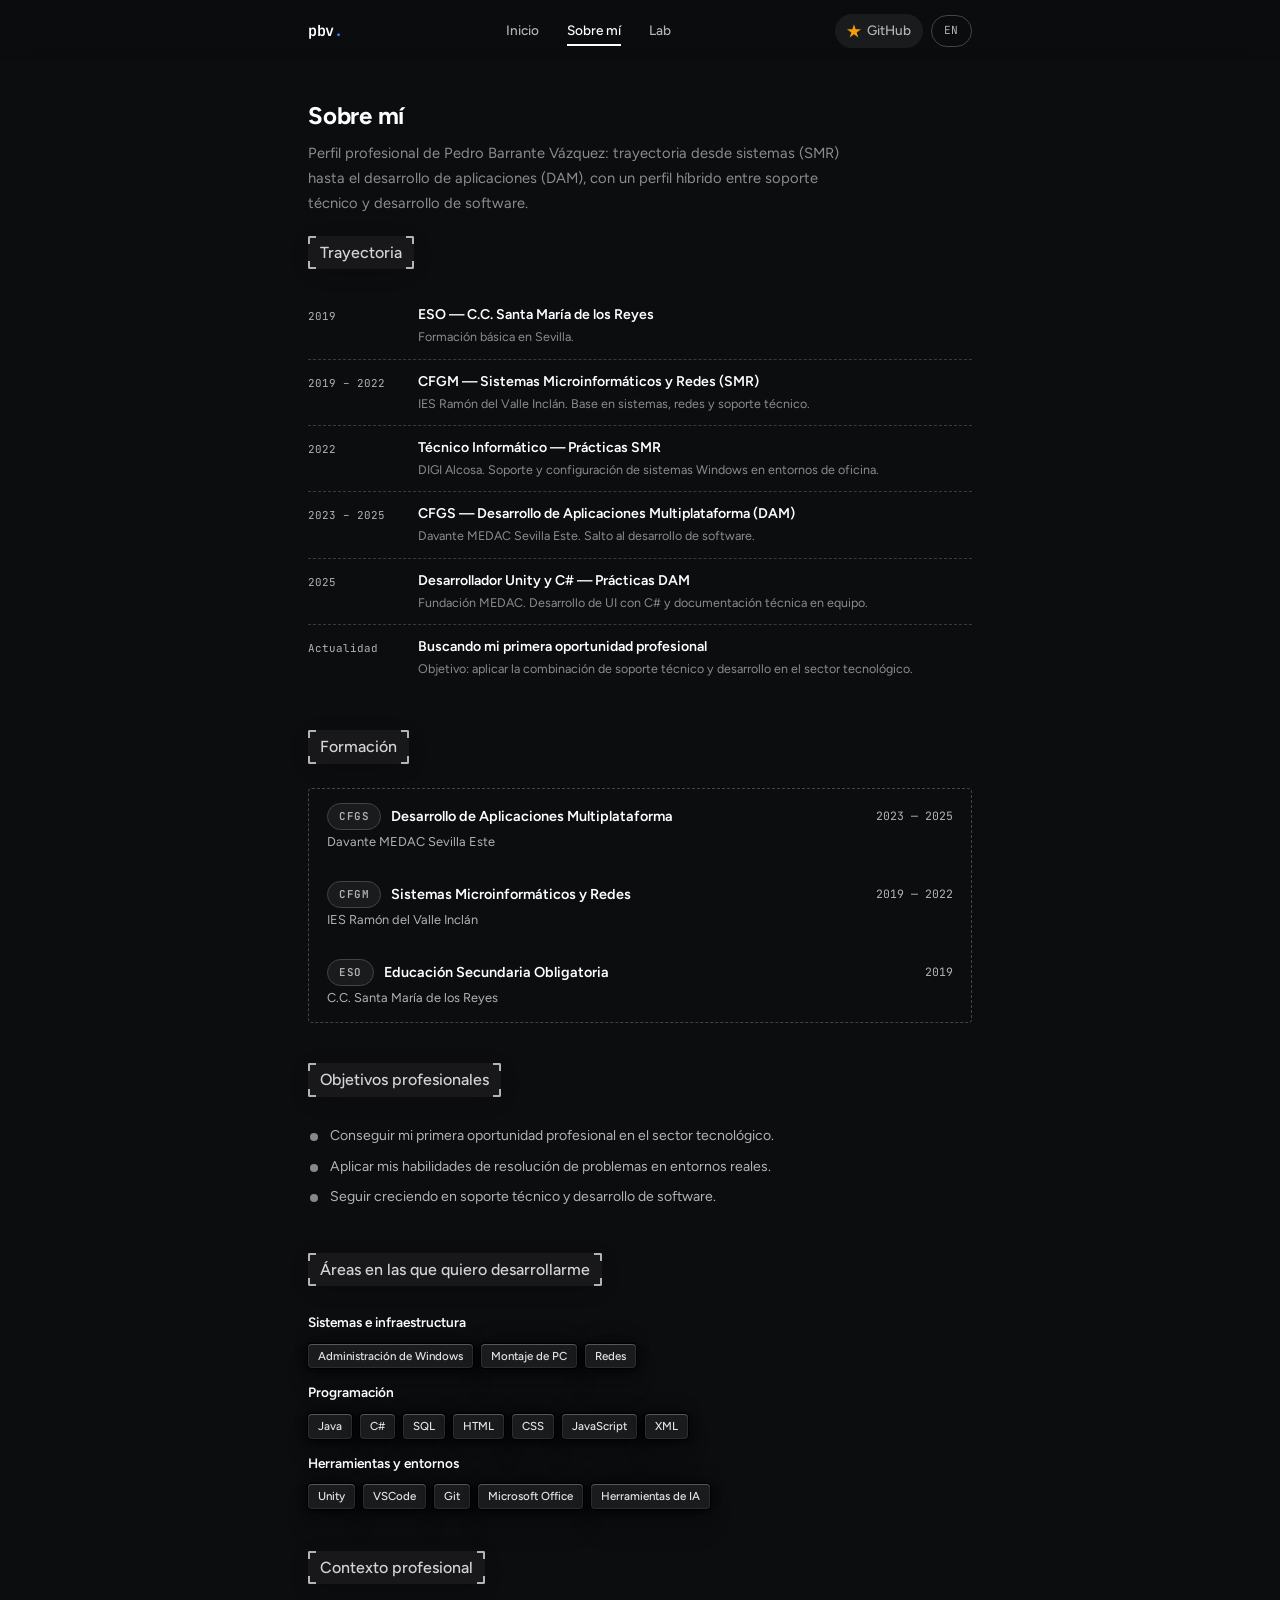
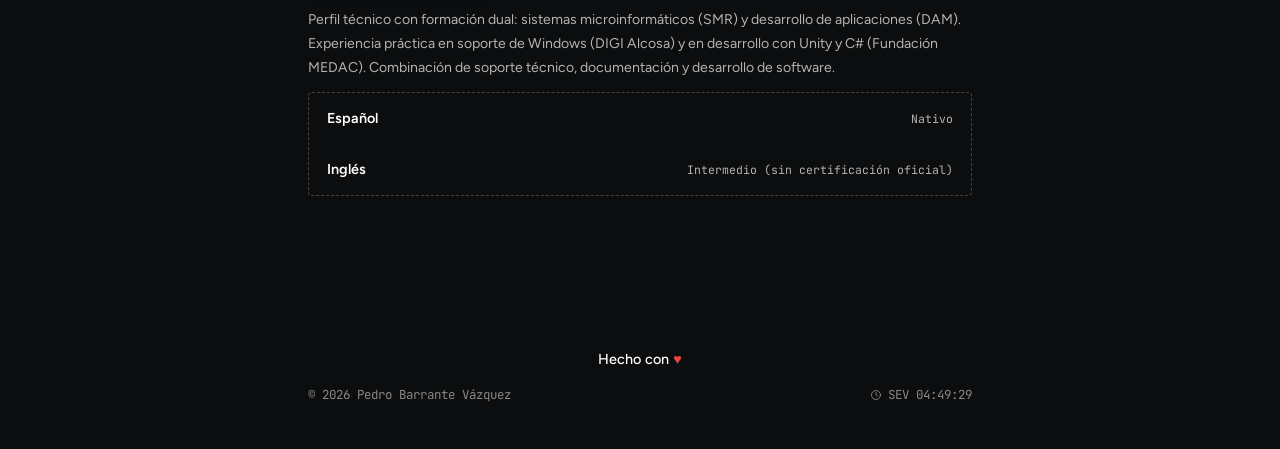
<file: about.html>
<!DOCTYPE html>
<html lang="es">
<head>
  <meta charset="utf-8" />
  <meta name="viewport" content="width=device-width, initial-scale=1" />
  <title>Pedro Barrante Vázquez | Sobre mí — Trayectoria SMR → DAM</title>
  <meta name="description" content="Trayectoria profesional de Pedro Barrante Vázquez: de Sistemas Microinformáticos y Redes (SMR) al Desarrollo de Aplicaciones Multiplataforma (DAM). Formación, objetivos profesionales y áreas de desarrollo. Sevilla, España." />
  <meta name="keywords" content="Pedro Barrante Vázquez, Sobre mí, Trayectoria, SMR, DAM, Sistemas Microinformáticos y Redes, Desarrollo de Aplicaciones Multiplataforma, Objetivos profesionales, Sevilla" />
  <meta name="author" content="Pedro Barrante Vázquez" />
  <meta name="robots" content="index, follow" />
  <link rel="canonical" href="https://lostsleepy.github.io/pagina-web-cv/about.html" />
  <link rel="icon" type="image/x-icon" href="assets/favicon.ico" />

  <!-- Open Graph -->
  <meta property="og:type" content="website" />
  <meta property="og:site_name" content="Pedro Barrante Vázquez — Currículum" />
  <meta property="og:title" content="Pedro Barrante Vázquez | Sobre mí" />
  <meta property="og:description" content="Trayectoria de sistemas (SMR) al desarrollo (DAM), formación y objetivos profesionales." />
  <meta property="og:url" content="https://lostsleepy.github.io/pagina-web-cv/about.html" />
  <meta property="og:image" content="https://lostsleepy.github.io/pagina-web-cv/assets/profile.png" />

  <!-- Twitter Card -->
  <meta name="twitter:card" content="summary_large_image" />
  <meta name="twitter:title" content="Pedro Barrante Vázquez | Sobre mí" />
  <meta name="twitter:description" content="Trayectoria de sistemas (SMR) al desarrollo (DAM), formación y objetivos profesionales." />
  <meta name="twitter:image" content="https://lostsleepy.github.io/pagina-web-cv/assets/profile.png" />

  <!-- Structured data: Person -->
  <script type="application/ld+json">
  {
    "@context": "https://schema.org",
    "@type": "Person",
    "name": "Pedro Barrante Vázquez",
    "jobTitle": "Técnico Informático | Desarrollo y Soporte Técnico",
    "url": "https://lostsleepy.github.io/pagina-web-cv/about.html",
    "email": "mailto:pedrobarrantevazquez@gmail.com",
    "sameAs": [
      "https://github.com/LostSleepy",
      "https://www.linkedin.com/in/pedrobarrantevazquez/"
    ],
    "description": "Técnico informático especializado en Sistemas Microinformáticos y Redes (SMR), con formación superior en Desarrollo de Aplicaciones Multiplataforma (DAM).",
    "address": {
      "@type": "PostalAddress",
      "addressLocality": "Sevilla",
      "addressCountry": "ES"
    },
    "knowsAbout": [
      "Administración de Windows", "Java", "C#", "SQL", "HTML", "CSS",
      "JavaScript", "XML", "Unity", "Git", "GitHub Pages"
    ]
  }
  </script>

  <!-- Tipografía: Figtree (UI) + JetBrains Mono (técnico) -->
  <link rel="preconnect" href="https://fonts.googleapis.com" />
  <link rel="preconnect" href="https://fonts.gstatic.com" crossorigin />
  <link href="https://fonts.googleapis.com/css2?family=Figtree:wght@400;500;600;700&family=JetBrains+Mono:wght@400;500;600&display=swap" rel="stylesheet" />

  <link rel="stylesheet" href="css/styles.css" />
</head>
<body>
  <a class="skip-link" href="#main">Saltar al contenido</a>

  <!-- ═══════════ NAVEGACIÓN ═══════════ -->
  <header class="navbar">
    <nav class="navbar__inner" aria-label="Navegación principal">
      <a class="navbar__logo" href="index.html" aria-label="Pedro Barrante Vázquez — Inicio">pbv<span class="dot">.</span></a>

      <div class="navbar__links">
        <a class="navbar__link" href="index.html">Inicio</a>
        <a class="navbar__link" href="about.html" aria-current="page">Sobre mí</a>
        <a class="navbar__link" href="lab.html">Lab</a>
      </div>

      <div class="navbar__actions">
        <a class="navbar__star" href="https://github.com/LostSleepy" target="_blank" rel="noopener noreferrer" aria-label="GitHub — @LostSleepy">
          <svg viewBox="0 0 24 24" fill="currentColor" aria-hidden="true"><path d="M12 .288l2.833 8.718H24l-7.416 5.39 2.833 8.718L12 17.724l-7.417 5.39 2.833-8.718L0 9.006h9.167z"/></svg>
          <span>GitHub</span>
        </a>
        <a class="navbar__lang" href="./PortfolioENG/about.html" lang="en">EN</a>
      </div>
    </nav>
  </header>

  <main id="main">
    <!-- ═══════════ CABECERA ═══════════ -->
    <section class="page-head hero" aria-labelledby="page-heading">
      <div class="container">
        <h1 id="page-heading" class="hero__name reveal">Sobre mí</h1>
        <p class="page-head__intro reveal" data-render="about-intro"></p>
      </div>
    </section>

    <!-- ═══════════ TRAYECTORIA ═══════════ -->
    <section class="section" aria-labelledby="journey-heading">
      <div class="container">
        <h2 class="card-title reveal" id="journey-heading">
          <span class="corner tl" aria-hidden="true"></span><span class="corner tr" aria-hidden="true"></span>
          <span class="corner bl" aria-hidden="true"></span><span class="corner br" aria-hidden="true"></span>
          Trayectoria
        </h2>
        <div class="journey reveal" data-render="journey"></div>
      </div>
    </section>

    <!-- ═══════════ FORMACIÓN ═══════════ -->
    <section class="section" aria-labelledby="education-heading">
      <div class="container">
        <h2 class="card-title reveal" id="education-heading">
          <span class="corner tl" aria-hidden="true"></span><span class="corner tr" aria-hidden="true"></span>
          <span class="corner bl" aria-hidden="true"></span><span class="corner br" aria-hidden="true"></span>
          Formación
        </h2>
        <div class="edu-list reveal" data-render="education"></div>
      </div>
    </section>

    <!-- ═══════════ OBJETIVOS ═══════════ -->
    <section class="section" aria-labelledby="goals-heading">
      <div class="container">
        <h2 class="card-title reveal" id="goals-heading">
          <span class="corner tl" aria-hidden="true"></span><span class="corner tr" aria-hidden="true"></span>
          <span class="corner bl" aria-hidden="true"></span><span class="corner br" aria-hidden="true"></span>
          Objetivos profesionales
        </h2>
        <div data-render="goals"></div>
      </div>
    </section>

    <!-- ═══════════ ÁREAS ═══════════ -->
    <section class="section" aria-labelledby="areas-heading">
      <div class="container">
        <h2 class="card-title reveal" id="areas-heading">
          <span class="corner tl" aria-hidden="true"></span><span class="corner tr" aria-hidden="true"></span>
          <span class="corner bl" aria-hidden="true"></span><span class="corner br" aria-hidden="true"></span>
          Áreas en las que quiero desarrollarme
        </h2>
        <div data-render="areas"></div>
      </div>
    </section>

    <!-- ═══════════ CONTEXTO ═══════════ -->
    <section class="section" aria-labelledby="context-heading">
      <div class="container">
        <h2 class="card-title reveal" id="context-heading">
          <span class="corner tl" aria-hidden="true"></span><span class="corner tr" aria-hidden="true"></span>
          <span class="corner bl" aria-hidden="true"></span><span class="corner br" aria-hidden="true"></span>
          Contexto profesional
        </h2>
        <div class="about-context reveal" data-render="context"></div>
        <div class="edu-list reveal" data-render="languages"></div>
      </div>
    </section>

    <!-- El contacto está integrado en Home; la navbar incluye el botón de GitHub. -->
  </main>

  <!-- ═══════════ FOOTER ═══════════ -->
  <footer class="footer">
    <div class="footer-content">
      <p class="footer-made">Hecho con <span class="heart" aria-hidden="true">♥</span></p>
      <div class="footer-bottom">
        <p class="footer-copyright" data-year></p>
        <p class="footer-clock">
          <svg viewBox="0 0 24 24" fill="none" stroke="currentColor" stroke-width="1.8" stroke-linecap="round" aria-hidden="true"><circle cx="12" cy="12" r="9"/><path d="M12 7v5l3 2"/></svg>
          <span data-clock>SEV --:--:--</span>
        </p>
      </div>
    </div>
  </footer>

  <script src="js/data.js"></script>
  <script src="js/scripts.js"></script>
</body>
</html>
</file>
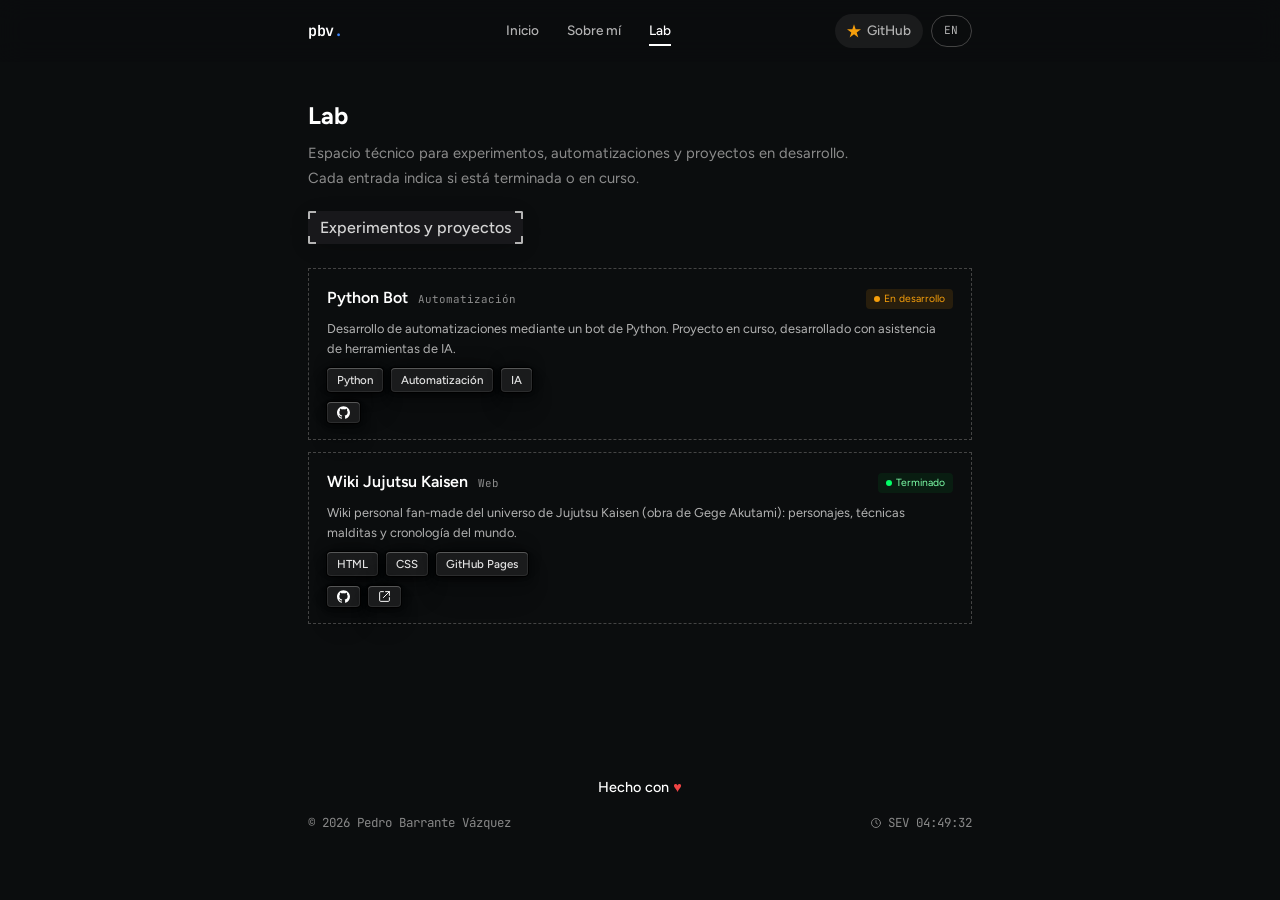
<file: lab.html>
<!DOCTYPE html>
<html lang="es">
<head>
  <meta charset="utf-8" />
  <meta name="viewport" content="width=device-width, initial-scale=1" />
  <title>Pedro Barrante Vázquez | Lab — Experimentos y proyectos en desarrollo</title>
  <meta name="description" content="Espacio técnico de Pedro Barrante Vázquez: experimentos, automatizaciones y proyectos en desarrollo. Python bot, wiki de Jujutsu Kaisen y más." />
  <meta name="keywords" content="Pedro Barrante Vázquez, Lab, Experimentos, Proyectos en desarrollo, Python, Automatización, IA, Wiki Jujutsu Kaisen, GitHub Pages" />
  <meta name="author" content="Pedro Barrante Vázquez" />
  <meta name="robots" content="index, follow" />
  <link rel="canonical" href="https://lostsleepy.github.io/pagina-web-cv/lab.html" />
  <link rel="icon" type="image/x-icon" href="assets/favicon.ico" />

  <!-- Open Graph -->
  <meta property="og:type" content="website" />
  <meta property="og:site_name" content="Pedro Barrante Vázquez — Currículum" />
  <meta property="og:title" content="Pedro Barrante Vázquez | Lab" />
  <meta property="og:description" content="Experimentos, automatizaciones y proyectos en desarrollo." />
  <meta property="og:url" content="https://lostsleepy.github.io/pagina-web-cv/lab.html" />
  <meta property="og:image" content="https://lostsleepy.github.io/pagina-web-cv/assets/profile.png" />

  <!-- Twitter Card -->
  <meta name="twitter:card" content="summary_large_image" />
  <meta name="twitter:title" content="Pedro Barrante Vázquez | Lab" />
  <meta name="twitter:description" content="Experimentos, automatizaciones y proyectos en desarrollo." />
  <meta name="twitter:image" content="https://lostsleepy.github.io/pagina-web-cv/assets/profile.png" />

  <!-- Structured data: Person -->
  <script type="application/ld+json">
  {
    "@context": "https://schema.org",
    "@type": "Person",
    "name": "Pedro Barrante Vázquez",
    "jobTitle": "Técnico Informático | Desarrollo y Soporte Técnico",
    "url": "https://lostsleepy.github.io/pagina-web-cv/lab.html",
    "email": "mailto:pedrobarrantevazquez@gmail.com",
    "sameAs": [
      "https://github.com/LostSleepy",
      "https://www.linkedin.com/in/pedrobarrantevazquez/"
    ],
    "description": "Técnico informático especializado en Sistemas Microinformáticos y Redes (SMR), con formación superior en Desarrollo de Aplicaciones Multiplataforma (DAM).",
    "address": {
      "@type": "PostalAddress",
      "addressLocality": "Sevilla",
      "addressCountry": "ES"
    },
    "knowsAbout": [
      "Administración de Windows", "Java", "C#", "SQL", "HTML", "CSS",
      "JavaScript", "XML", "Unity", "Git", "GitHub Pages"
    ]
  }
  </script>

  <!-- Tipografía: Figtree (UI) + JetBrains Mono (técnico) -->
  <link rel="preconnect" href="https://fonts.googleapis.com" />
  <link rel="preconnect" href="https://fonts.gstatic.com" crossorigin />
  <link href="https://fonts.googleapis.com/css2?family=Figtree:wght@400;500;600;700&family=JetBrains+Mono:wght@400;500;600&display=swap" rel="stylesheet" />

  <link rel="stylesheet" href="css/styles.css" />
</head>
<body>
  <a class="skip-link" href="#main">Saltar al contenido</a>

  <!-- ═══════════ NAVEGACIÓN ═══════════ -->
  <header class="navbar">
    <nav class="navbar__inner" aria-label="Navegación principal">
      <a class="navbar__logo" href="index.html" aria-label="Pedro Barrante Vázquez — Inicio">pbv<span class="dot">.</span></a>

      <div class="navbar__links">
        <a class="navbar__link" href="index.html">Inicio</a>
        <a class="navbar__link" href="about.html">Sobre mí</a>
        <a class="navbar__link" href="lab.html" aria-current="page">Lab</a>
      </div>

      <div class="navbar__actions">
        <a class="navbar__star" href="https://github.com/LostSleepy" target="_blank" rel="noopener noreferrer" aria-label="GitHub — @LostSleepy">
          <svg viewBox="0 0 24 24" fill="currentColor" aria-hidden="true"><path d="M12 .288l2.833 8.718H24l-7.416 5.39 2.833 8.718L12 17.724l-7.417 5.39 2.833-8.718L0 9.006h9.167z"/></svg>
          <span>GitHub</span>
        </a>
        <a class="navbar__lang" href="./PortfolioENG/lab.html" lang="en">EN</a>
      </div>
    </nav>
  </header>

  <main id="main">
    <!-- ═══════════ CABECERA ═══════════ -->
    <section class="page-head hero" aria-labelledby="page-heading">
      <div class="container">
        <h1 id="page-heading" class="hero__name reveal">Lab</h1>
        <p class="page-head__intro reveal" data-render="lab-intro"></p>
      </div>
    </section>

    <!-- ═══════════ EXPERIMENTOS ═══════════ -->
    <section class="section" aria-labelledby="lab-heading">
      <div class="container">
        <h2 class="card-title reveal" id="lab-heading">
          <span class="corner tl" aria-hidden="true"></span><span class="corner tr" aria-hidden="true"></span>
          <span class="corner bl" aria-hidden="true"></span><span class="corner br" aria-hidden="true"></span>
          Experimentos y proyectos
        </h2>
        <div class="lab-grid reveal" data-render="lab"></div>
      </div>
    </section>
  </main>

  <!-- ═══════════ FOOTER ═══════════ -->
  <footer class="footer">
    <div class="footer-content">
      <p class="footer-made">Hecho con <span class="heart" aria-hidden="true">♥</span></p>
      <div class="footer-bottom">
        <p class="footer-copyright" data-year></p>
        <p class="footer-clock">
          <svg viewBox="0 0 24 24" fill="none" stroke="currentColor" stroke-width="1.8" stroke-linecap="round" aria-hidden="true"><circle cx="12" cy="12" r="9"/><path d="M12 7v5l3 2"/></svg>
          <span data-clock>SEV --:--:--</span>
        </p>
      </div>
    </div>
  </footer>

  <script src="js/data.js"></script>
  <script src="js/scripts.js"></script>
</body>
</html>
</file>
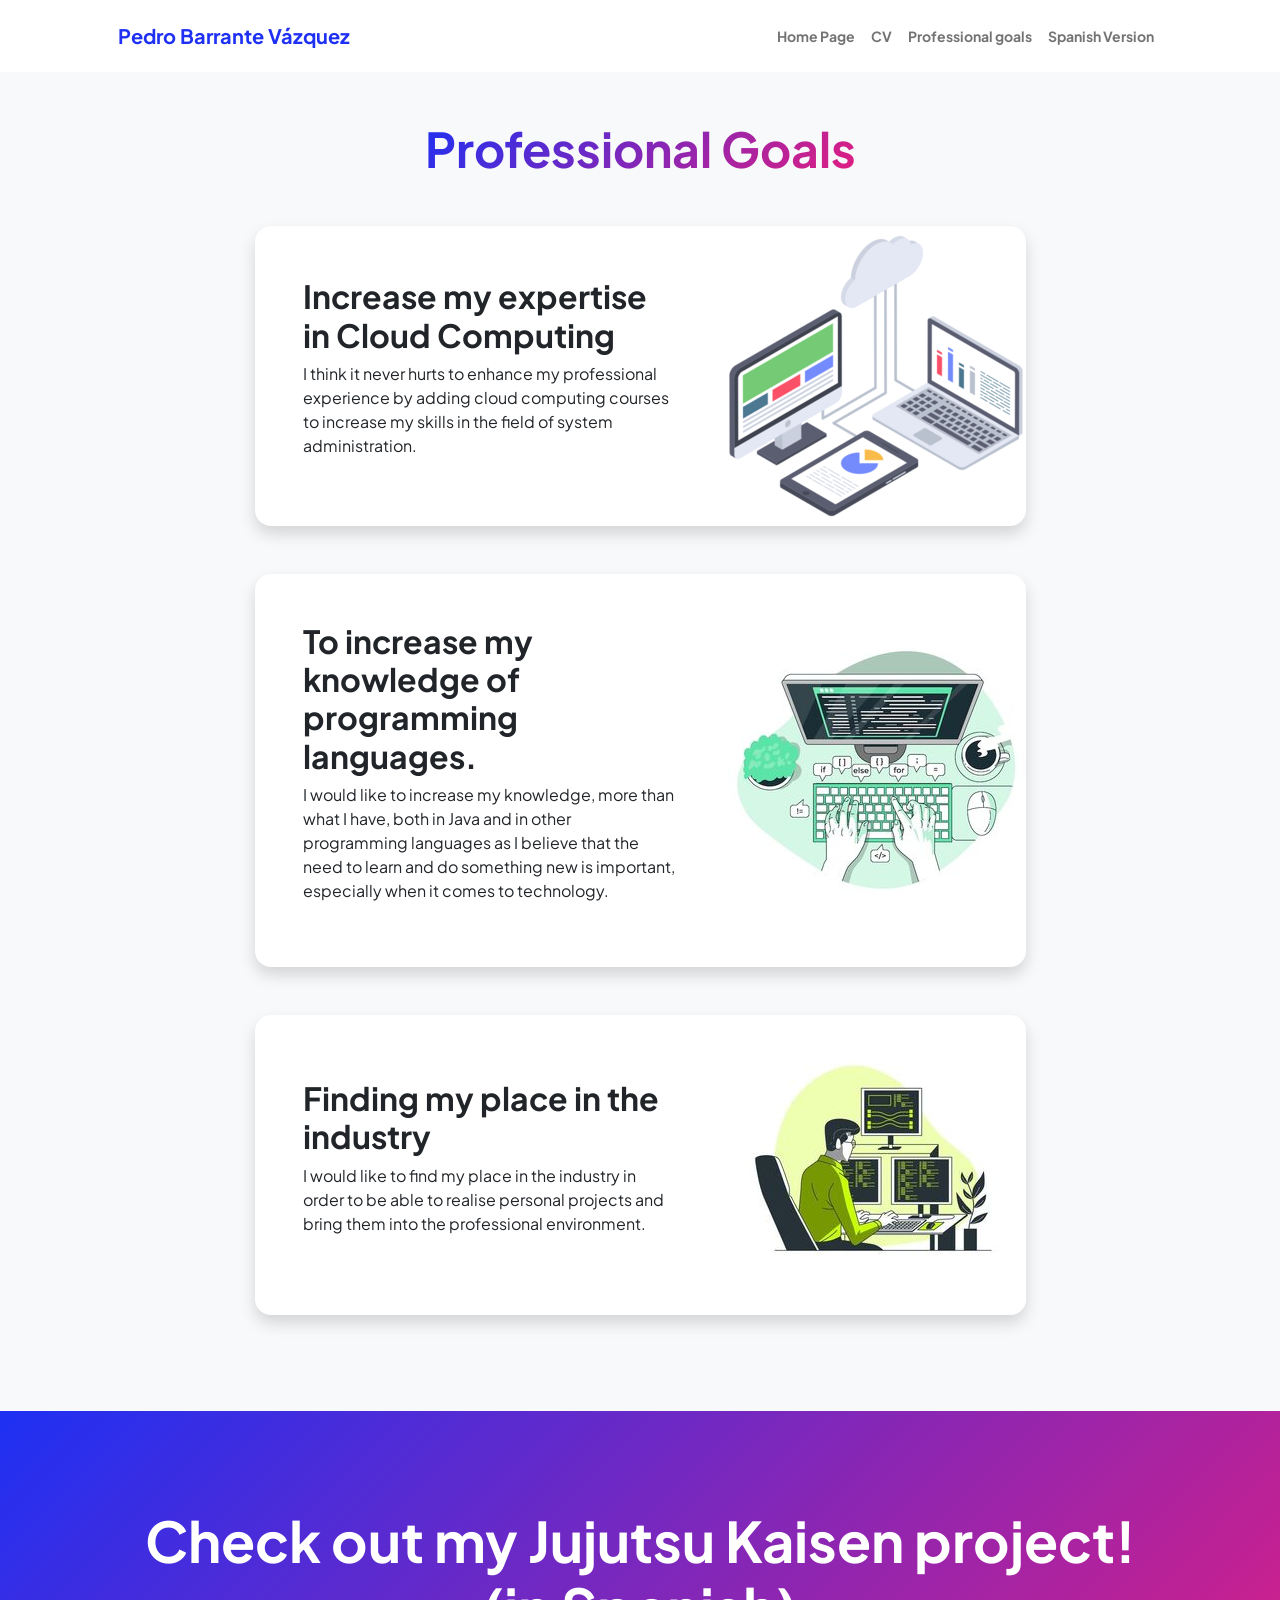
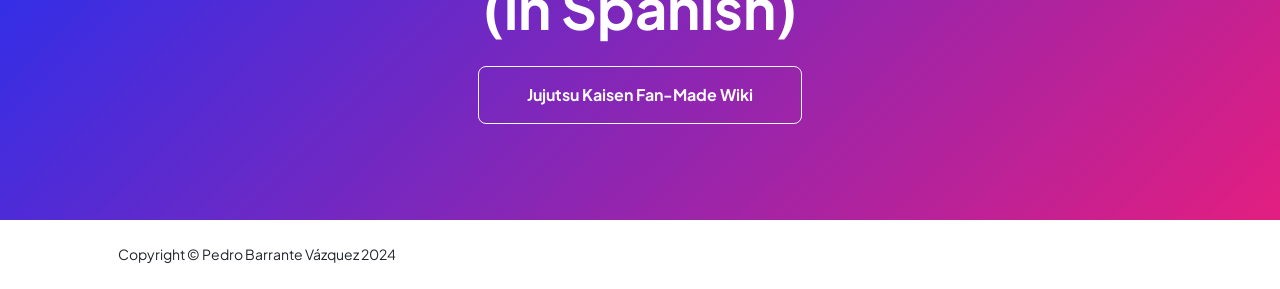
<file: Portfolio - ENG/projects.html>
<!DOCTYPE html>
<html lang="en">
    <head>
        <meta charset="utf-8" />
        <meta name="viewport" content="width=device-width, initial-scale=1, shrink-to-fit=no" />
        <meta name="description" content="" />
        <meta name="author" content="" />
        <title>Professional Goals - Pedro Barrante Vázquez</title>
        <!-- Favicon-->
        <link rel="icon" type="image/x-icon" href="assets/favicon.ico" />
        <!-- Custom Google font-->
        <link rel="preconnect" href="https://fonts.googleapis.com" />
        <link rel="preconnect" href="https://fonts.gstatic.com" crossorigin />
        <link href="https://fonts.googleapis.com/css2?family=Plus+Jakarta+Sans:wght@100;200;300;400;500;600;700;800;900&amp;display=swap" rel="stylesheet" />
        <!-- Bootstrap icons-->
        <link href="https://cdn.jsdelivr.net/npm/bootstrap-icons@1.8.1/font/bootstrap-icons.css" rel="stylesheet" />
        <!-- Core theme CSS (includes Bootstrap)-->
        <link href="css/styles.css" rel="stylesheet" />
    </head>
    <body class="d-flex flex-column h-100 bg-light">
        <main class="flex-shrink-0">
            <!-- Navigation-->
            <nav class="navbar navbar-expand-lg navbar-light bg-white py-3">
                <div class="container px-5">
                    <a class="navbar-brand" href="index.html"><span class="fw-bolder text-primary">Pedro Barrante Vázquez</span></a>
                    <button class="navbar-toggler" type="button" data-bs-toggle="collapse" data-bs-target="#navbarSupportedContent" aria-controls="navbarSupportedContent" aria-expanded="false" aria-label="Toggle navigation"><span class="navbar-toggler-icon"></span></button>
                    <div class="collapse navbar-collapse" id="navbarSupportedContent">
                        <ul class="navbar-nav ms-auto mb-2 mb-lg-0 small fw-bolder">
                            <li class="nav-item"><a class="nav-link" href="index.html">Home Page</a></li>
                            <li class="nav-item"><a class="nav-link" href="resume.html">CV</a></li>
                            <li class="nav-item"><a class="nav-link" href="projects.html">Professional goals</a></li>
                            <li class="nav-item"><a class="nav-link" href="../projects.html">Spanish Version</a></li>
                        </ul>
                    </div>
                </div>
            </nav>
            <!-- Projects Section-->
            <section class="py-5">
                <div class="container px-5 mb-5">
                    <div class="text-center mb-5">
                        <h1 class="display-5 fw-bolder mb-0"><span class="text-gradient d-inline">Professional Goals</span></h1>
                    </div>
                    <div class="row gx-5 justify-content-center">
                        <div class="col-lg-11 col-xl-9 col-xxl-8">
                            <!-- Project Card 1-->
                            <div class="card overflow-hidden shadow rounded-4 border-0 mb-5">
                                <div class="card-body p-0">
                                    <div class="d-flex align-items-center">
                                        <div class="p-5">
                                            <h2 class="fw-bolder">Increase my expertise in Cloud Computing</h2>
                                            <p>I think it never hurts to enhance my professional experience by adding cloud computing courses to increase my skills in the field of system administration.</p>
                                        </div>
                                        <img class="img-fluid" src="./assets/project1.png" alt="" />
                                    </div>
                                </div>
                            </div>
                            <!-- Project Card 2-->
                            <div class="card overflow-hidden shadow rounded-4 border-0">
                                <div class="card-body p-0">
                                    <div class="d-flex align-items-center">
                                        <div class="p-5">
                                            <h2 class="fw-bolder">To increase my knowledge of programming languages.</h2>
                                            <p>I would like to increase my knowledge, more than what I have, both in Java and in other programming languages as I believe that the need to learn and do something new is important, especially when it comes to technology.
                                            </p>
                                        </div>
                                        <img class="img-fluid" src="./assets/project2.jpg" alt="" />
                                    </div>
                                </div>
                            </div>
                            <br>
                            <br>
                            <div class="card overflow-hidden shadow rounded-4 border-0">
                                <div class="card-body p-0">
                                    <div class="d-flex align-items-center">
                                        <div class="p-5">
                                            <h2 class="fw-bolder">Finding my place in the industry</h2>
                                            <p>I would like to find my place in the industry in order to be able to realise
                                                personal projects and bring them into the professional environment.
                                            </p>
                                        </div>
                                        <img class="img-fluid" src="./assets/project3.jpg" alt="" />
                                    </div>
                                </div>
                            </div>
                        </div>
                    </div>
                </div>
            </section>
            <!-- Call to action section-->
            <section class="py-5 bg-gradient-primary-to-secondary text-white">
                <div class="container px-5 my-5">
                    <div class="text-center">
                        <h2 class="display-4 fw-bolder mb-4">Check out my Jujutsu Kaisen project! (in Spanish)</h2>
                        <a class="btn btn-outline-light btn-lg px-5 py-3 fs-6 fw-bolder" href="https://lostsleepy.github.io/">Jujutsu Kaisen Fan-Made Wiki</a>
                    </div>
                </div>
            </section>
        </main>
        <!-- Footer-->
        <footer class="bg-white py-4 mt-auto">
            <div class="container px-5">
                <div class="row align-items-center justify-content-between flex-column flex-sm-row">
                    <div class="col-auto"><div class="small m-0">Copyright &copy; Pedro Barrante Vázquez 2024</div></div>
                </div>
            </div>
        </footer>
        <!-- Bootstrap core JS-->
        <script src="https://cdn.jsdelivr.net/npm/bootstrap@5.2.3/dist/js/bootstrap.bundle.min.js"></script>
        <!-- Core theme JS-->
        <script src="js/scripts.js"></script>
    </body>
</html>
</file>
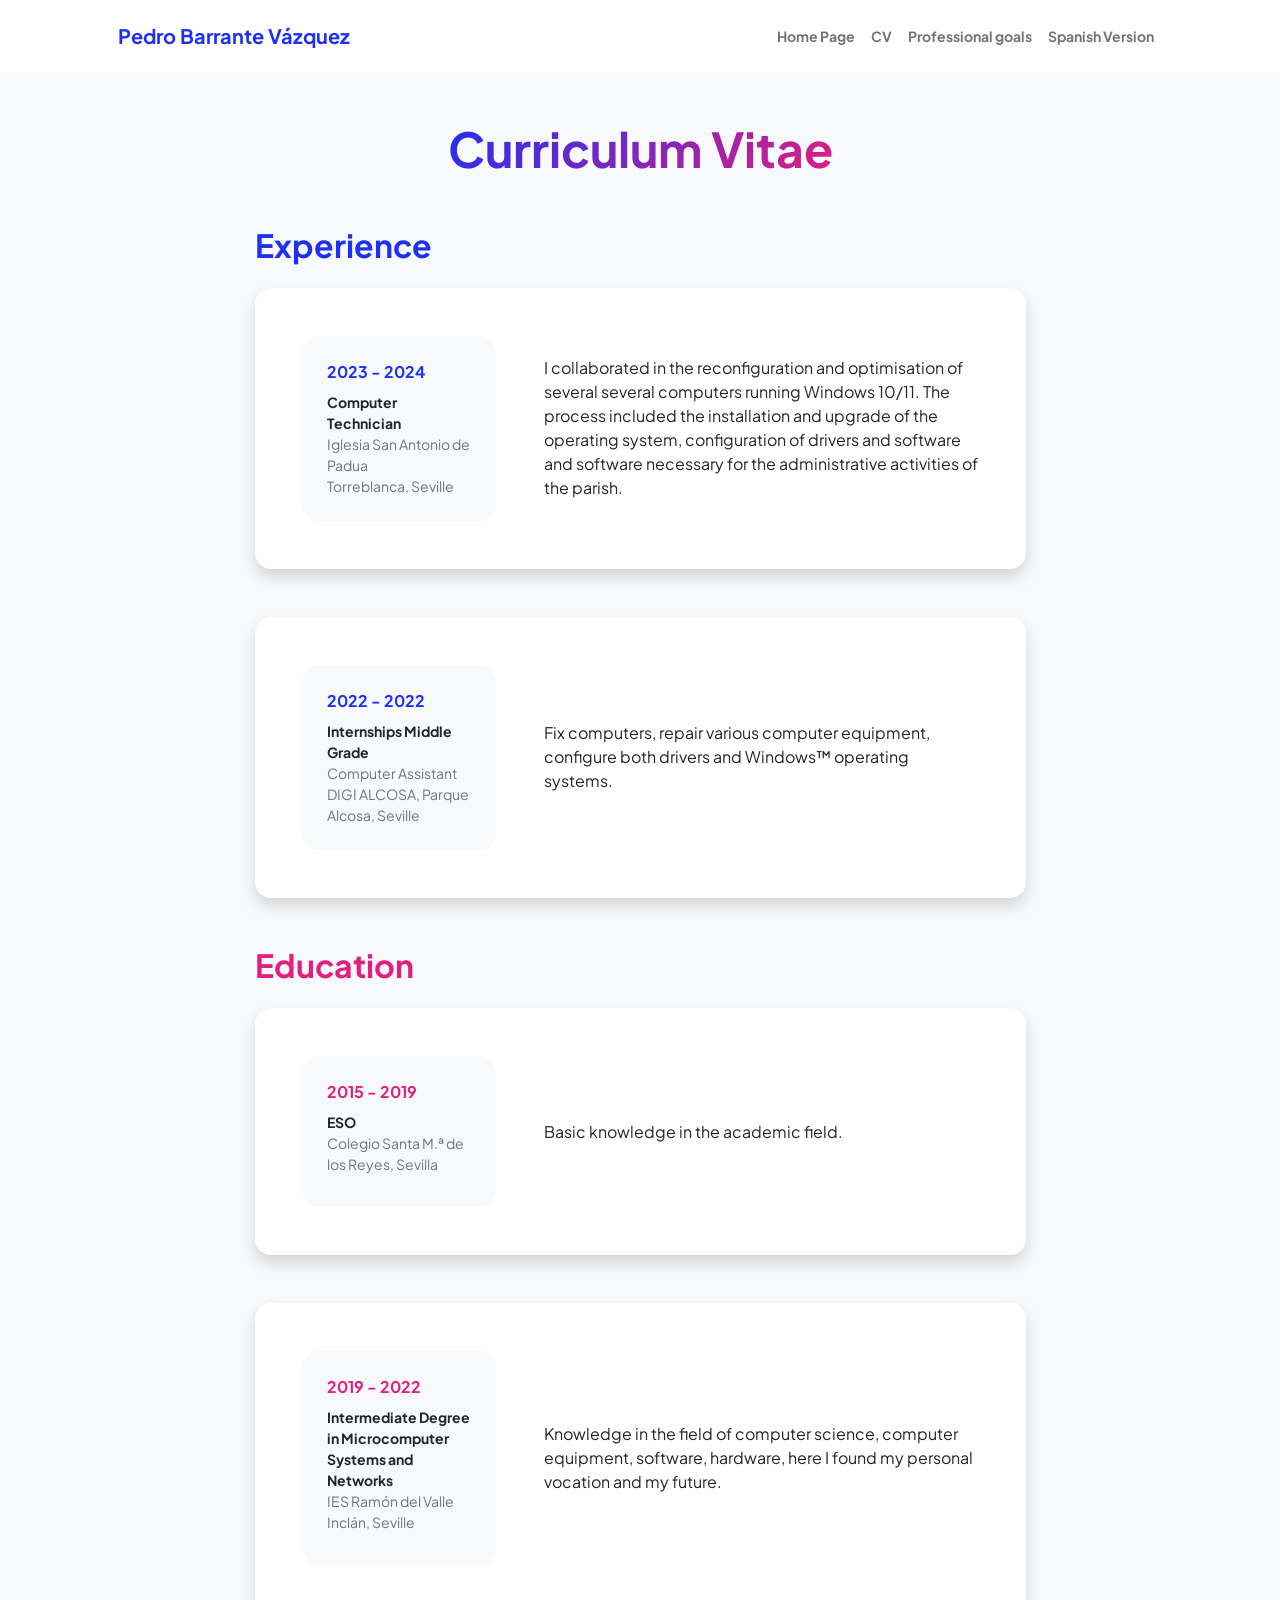
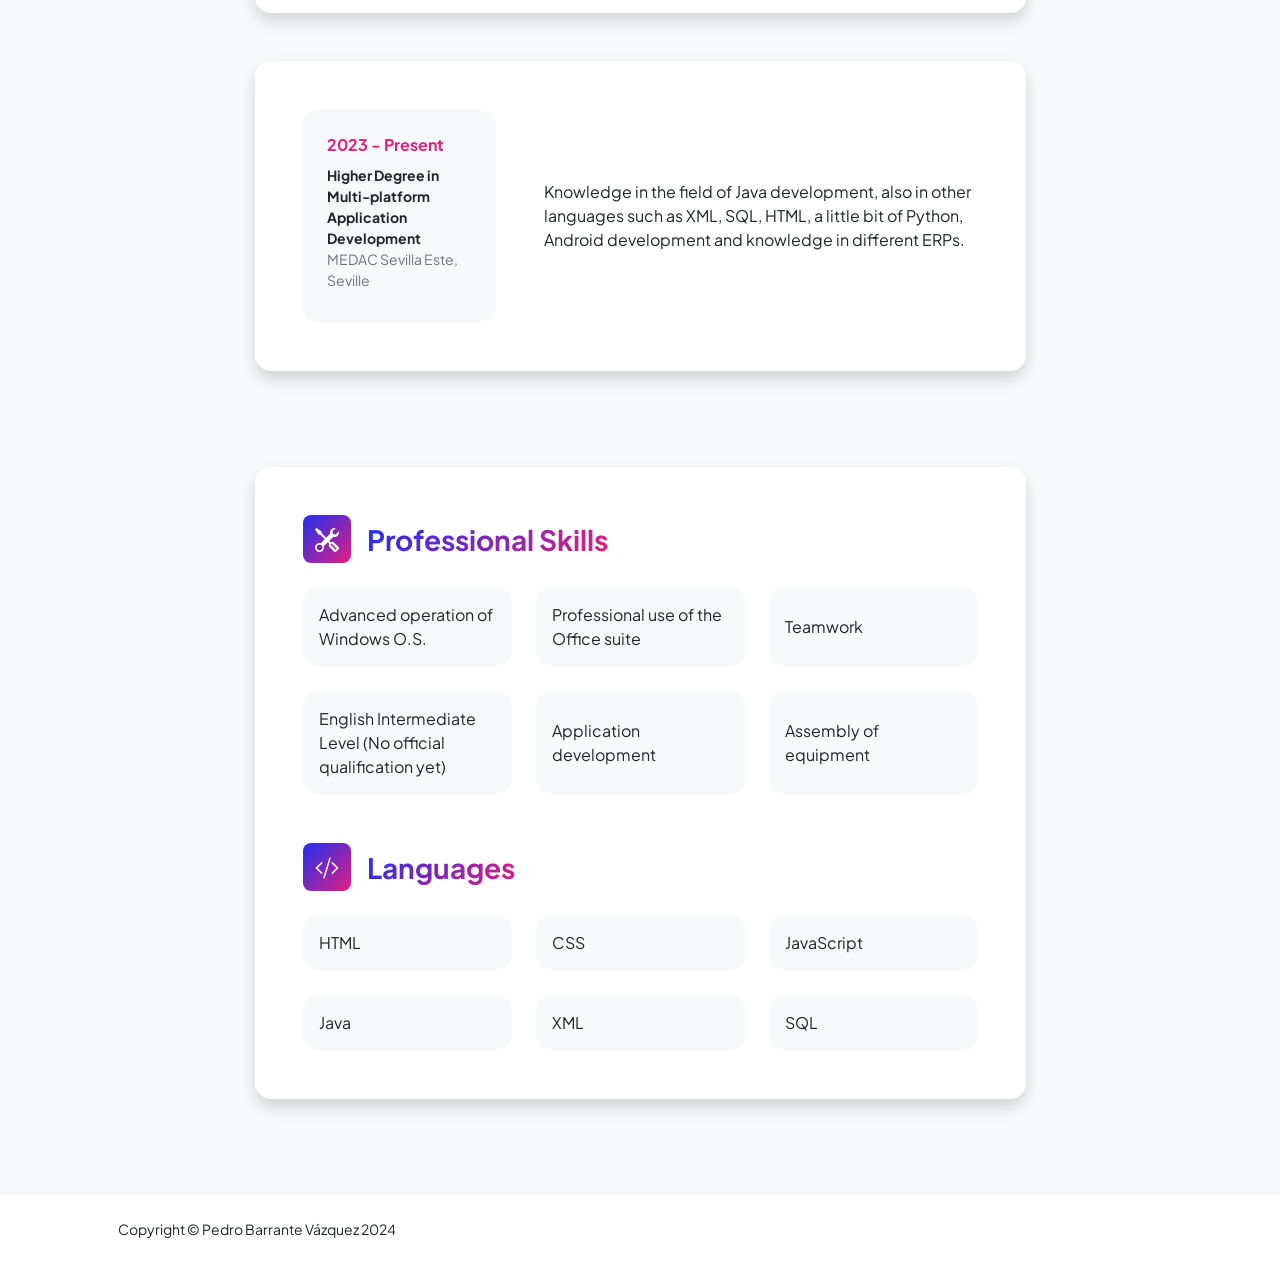
<file: Portfolio - ENG/resume.html>
<!DOCTYPE html>
<html lang="en">
    <head>
        <meta charset="utf-8" />
        <meta name="viewport" content="width=device-width, initial-scale=1, shrink-to-fit=no" />
        <meta name="description" content="" />
        <meta name="author" content="" />
        <title>CV - Pedro Barrante Vázquez</title>
        <!-- Favicon-->
        <link rel="icon" type="image/x-icon" href="assets/favicon.ico" />
        <!-- Custom Google font-->
        <link rel="preconnect" href="https://fonts.googleapis.com" />
        <link rel="preconnect" href="https://fonts.gstatic.com" crossorigin />
        <link href="https://fonts.googleapis.com/css2?family=Plus+Jakarta+Sans:wght@100;200;300;400;500;600;700;800;900&amp;display=swap" rel="stylesheet" />
        <!-- Bootstrap icons-->
        <link href="https://cdn.jsdelivr.net/npm/bootstrap-icons@1.8.1/font/bootstrap-icons.css" rel="stylesheet" />
        <!-- Core theme CSS (includes Bootstrap)-->
        <link href="css/styles.css" rel="stylesheet" />
    </head>
    <body class="d-flex flex-column h-100 bg-light">
        <main class="flex-shrink-0">
            <!-- Navigation-->
            <nav class="navbar navbar-expand-lg navbar-light bg-white py-3">
                <div class="container px-5">
                    <a class="navbar-brand" href="index.html"><span class="fw-bolder text-primary">Pedro Barrante Vázquez</span></a>
                    <button class="navbar-toggler" type="button" data-bs-toggle="collapse" data-bs-target="#navbarSupportedContent" aria-controls="navbarSupportedContent" aria-expanded="false" aria-label="Toggle navigation"><span class="navbar-toggler-icon"></span></button>
                    <div class="collapse navbar-collapse" id="navbarSupportedContent">
                        <ul class="navbar-nav ms-auto mb-2 mb-lg-0 small fw-bolder">
                            <li class="nav-item"><a class="nav-link" href="index.html">Home Page</a></li>
                            <li class="nav-item"><a class="nav-link" href="resume.html">CV</a></li>
                            <li class="nav-item"><a class="nav-link" href="projects.html">Professional goals</a></li>
                            <li class="nav-item"><a class="nav-link" href="../resume.html">Spanish Version</a></li>
                        </ul>
                    </div>
                </div>
            </nav>
            <!-- Page Content-->
            <div class="container px-5 my-5">
                <div class="text-center mb-5">
                    <h1 class="display-5 fw-bolder mb-0"><span class="text-gradient d-inline">Curriculum Vitae</span></h1>
                </div>
                <div class="row gx-5 justify-content-center">
                    <div class="col-lg-11 col-xl-9 col-xxl-8">
                        <!-- Experience Section-->
                        <section>
                            <div class="d-flex align-items-center justify-content-between mb-4">
                                <h2 class="text-primary fw-bolder mb-0">Experience</h2>
                                <!-- Download resume button-->
                                <!-- Note: Set the link href target to a PDF file within your project-->
                            </div>
                            <!-- Experience Card 1-->
                            <div class="card shadow border-0 rounded-4 mb-5">
                                <div class="card-body p-5">
                                    <div class="row align-items-center gx-5">
                                        <div class="col text-center text-lg-start mb-4 mb-lg-0">
                                            <div class="bg-light p-4 rounded-4">
                                                <div class="text-primary fw-bolder mb-2">2023 - 2024</div>
                                                <div class="small fw-bolder">Computer Technician</div>
                                                <div class="small text-muted">Iglesia San Antonio de Padua</div>
                                                <div class="small text-muted">Torreblanca, Seville</div>
                                            </div>
                                        </div>
                                        <div class="col-lg-8"><div>I collaborated in the reconfiguration and optimisation of several
                                            several computers running Windows 10/11. The
                                            process included the installation and upgrade of the
                                            operating system, configuration of drivers and software
                                            and software necessary for the administrative activities of the parish.
                                        </div></div>
                                    </div>
                                </div>
                            </div>
                            <!-- Experience Card 2-->
                            <div class="card shadow border-0 rounded-4 mb-5">
                                <div class="card-body p-5">
                                    <div class="row align-items-center gx-5">
                                        <div class="col text-center text-lg-start mb-4 mb-lg-0">
                                            <div class="bg-light p-4 rounded-4">
                                                <div class="text-primary fw-bolder mb-2">2022 - 2022
                                                </div>
                                                <div class="small fw-bolder">Internships Middle Grade</div>
                                                <div class="small text-muted">Computer Assistant</div>
                                                <div class="small text-muted">DIGI ALCOSA, Parque Alcosa, Seville</div>
                                            </div>
                                        </div>
                                        <div class="col-lg-8"><div>Fix computers, repair various computer equipment, configure both drivers and Windows™ operating systems.</div></div>
                                    </div>
                                </div>
                            </div>
                        </section>
                        <!-- Education Section-->
                        <section>
                            <h2 class="text-secondary fw-bolder mb-4">Education</h2>
                            <!-- Education Card 1-->
                            <div class="card shadow border-0 rounded-4 mb-5">
                                <div class="card-body p-5">
                                    <div class="row align-items-center gx-5">
                                        <div class="col text-center text-lg-start mb-4 mb-lg-0">
                                            <div class="bg-light p-4 rounded-4">
                                                <div class="text-secondary fw-bolder mb-2">2015 - 2019</div>
                                                <div class="mb-2">
                                                    <div class="small fw-bolder">ESO</div>
                                                    <div class="small text-muted">Colegio Santa M.ª de los Reyes, Sevilla</div>
                                                </div>
                                            </div>
                                        </div>
                                        <div class="col-lg-8"><div>Basic knowledge in the academic field.</div></div>
                                    </div>
                                </div>
                            </div>
                            <!-- Education Card 2-->
                            <div class="card shadow border-0 rounded-4 mb-5">
                                <div class="card-body p-5">
                                    <div class="row align-items-center gx-5">
                                        <div class="col text-center text-lg-start mb-4 mb-lg-0">
                                            <div class="bg-light p-4 rounded-4">
                                                <div class="text-secondary fw-bolder mb-2">2019 - 2022</div>
                                                <div class="mb-2">
                                                    <div class="small fw-bolder">Intermediate Degree in Microcomputer Systems and
                                                        Networks</div>
                                                    <div class="small text-muted">IES Ramón del Valle Inclán, Seville</div>
                                                </div>
                                            </div>
                                        </div>
                                        <div class="col-lg-8"><div>Knowledge in the field of computer science, computer equipment, software, hardware, here I found my personal vocation and my future.</div></div>
                                    </div>
                                </div>
                            </div>
                            <div class="card shadow border-0 rounded-4 mb-5">
                                <div class="card-body p-5">
                                    <div class="row align-items-center gx-5">
                                        <div class="col text-center text-lg-start mb-4 mb-lg-0">
                                            <div class="bg-light p-4 rounded-4">
                                                <div class="text-secondary fw-bolder mb-2">2023 - Present</div>
                                                <div class="mb-2">
                                                    <div class="small fw-bolder">Higher Degree in Multi-platform Application Development</div>
                                                    <div class="small text-muted">MEDAC Sevilla Este, Seville</div>
                                                </div>
                                            </div>
                                        </div>
                                        <div class="col-lg-8"><div>Knowledge in the field of Java development, also in other languages such as XML, SQL, HTML, a little bit of Python, Android development and knowledge in different ERPs.</div></div>
                                    </div>
                                </div>
                            </div>
                        </section>
                        <!-- Divider-->
                        <div class="pb-5"></div>
                        <!-- Skills Section-->
                        <section>
                            <!-- Skillset Card-->
                            <div class="card shadow border-0 rounded-4 mb-5">
                                <div class="card-body p-5">
                                    <!-- Professional skills list-->
                                    <div class="mb-5">
                                        <div class="d-flex align-items-center mb-4">
                                            <div class="feature bg-primary bg-gradient-primary-to-secondary text-white rounded-3 me-3"><i class="bi bi-tools"></i></div>
                                            <h3 class="fw-bolder mb-0"><span class="text-gradient d-inline">Professional Skills</span></h3>
                                        </div>
                                        <div class="row row-cols-1 row-cols-md-3 mb-4">
                                            <div class="col mb-4 mb-md-0"><div class="d-flex align-items-center bg-light rounded-4 p-3 h-100">Advanced operation of Windows O.S. </div></div>
                                            <div class="col mb-4 mb-md-0"><div class="d-flex align-items-center bg-light rounded-4 p-3 h-100">Professional use of the Office suite</div></div>
                                            <div class="col"><div class="d-flex align-items-center bg-light rounded-4 p-3 h-100">Teamwork</div></div>
                                        </div>
                                        <div class="row row-cols-1 row-cols-md-3">
                                            <div class="col mb-4 mb-md-0"><div class="d-flex align-items-center bg-light rounded-4 p-3 h-100">English Intermediate Level (No official qualification yet)</div></div>
                                            <div class="col mb-4 mb-md-0"><div class="d-flex align-items-center bg-light rounded-4 p-3 h-100">Application development</div></div>
                                            <div class="col"><div class="d-flex align-items-center bg-light rounded-4 p-3 h-100">Assembly of equipment</div></div>
                                        </div>
                                    </div>
                                    <!-- Languages list-->
                                    <div class="mb-0">
                                        <div class="d-flex align-items-center mb-4">
                                            <div class="feature bg-primary bg-gradient-primary-to-secondary text-white rounded-3 me-3"><i class="bi bi-code-slash"></i></div>
                                            <h3 class="fw-bolder mb-0"><span class="text-gradient d-inline">Languages</span></h3>
                                        </div>
                                        <div class="row row-cols-1 row-cols-md-3 mb-4">
                                            <div class="col mb-4 mb-md-0"><div class="d-flex align-items-center bg-light rounded-4 p-3 h-100">HTML</div></div>
                                            <div class="col mb-4 mb-md-0"><div class="d-flex align-items-center bg-light rounded-4 p-3 h-100">CSS</div></div>
                                            <div class="col"><div class="d-flex align-items-center bg-light rounded-4 p-3 h-100">JavaScript</div></div>
                                        </div>
                                        <div class="row row-cols-1 row-cols-md-3">
                                            <div class="col mb-4 mb-md-0"><div class="d-flex align-items-center bg-light rounded-4 p-3 h-100">Java</div></div>
                                            <div class="col mb-4 mb-md-0"><div class="d-flex align-items-center bg-light rounded-4 p-3 h-100">XML</div></div>
                                            <div class="col"><div class="d-flex align-items-center bg-light rounded-4 p-3 h-100">SQL</div></div>
                                        </div>
                                    </div>
                                </div>
                            </div>
                        </section>
                    </div>
                </div>
            </div>
        </main>
        <!-- Footer-->
        <footer class="bg-white py-4 mt-auto">
            <div class="container px-5">
                <div class="row align-items-center justify-content-between flex-column flex-sm-row">
                    <div class="col-auto"><div class="small m-0">Copyright &copy; Pedro Barrante Vázquez 2024</div></div>                </div>
            </div>
        </footer>
        <!-- Bootstrap core JS-->
        <script src="https://cdn.jsdelivr.net/npm/bootstrap@5.2.3/dist/js/bootstrap.bundle.min.js"></script>
        <!-- Core theme JS-->
        <script src="js/scripts.js"></script>
    </body>
</html>
</file>
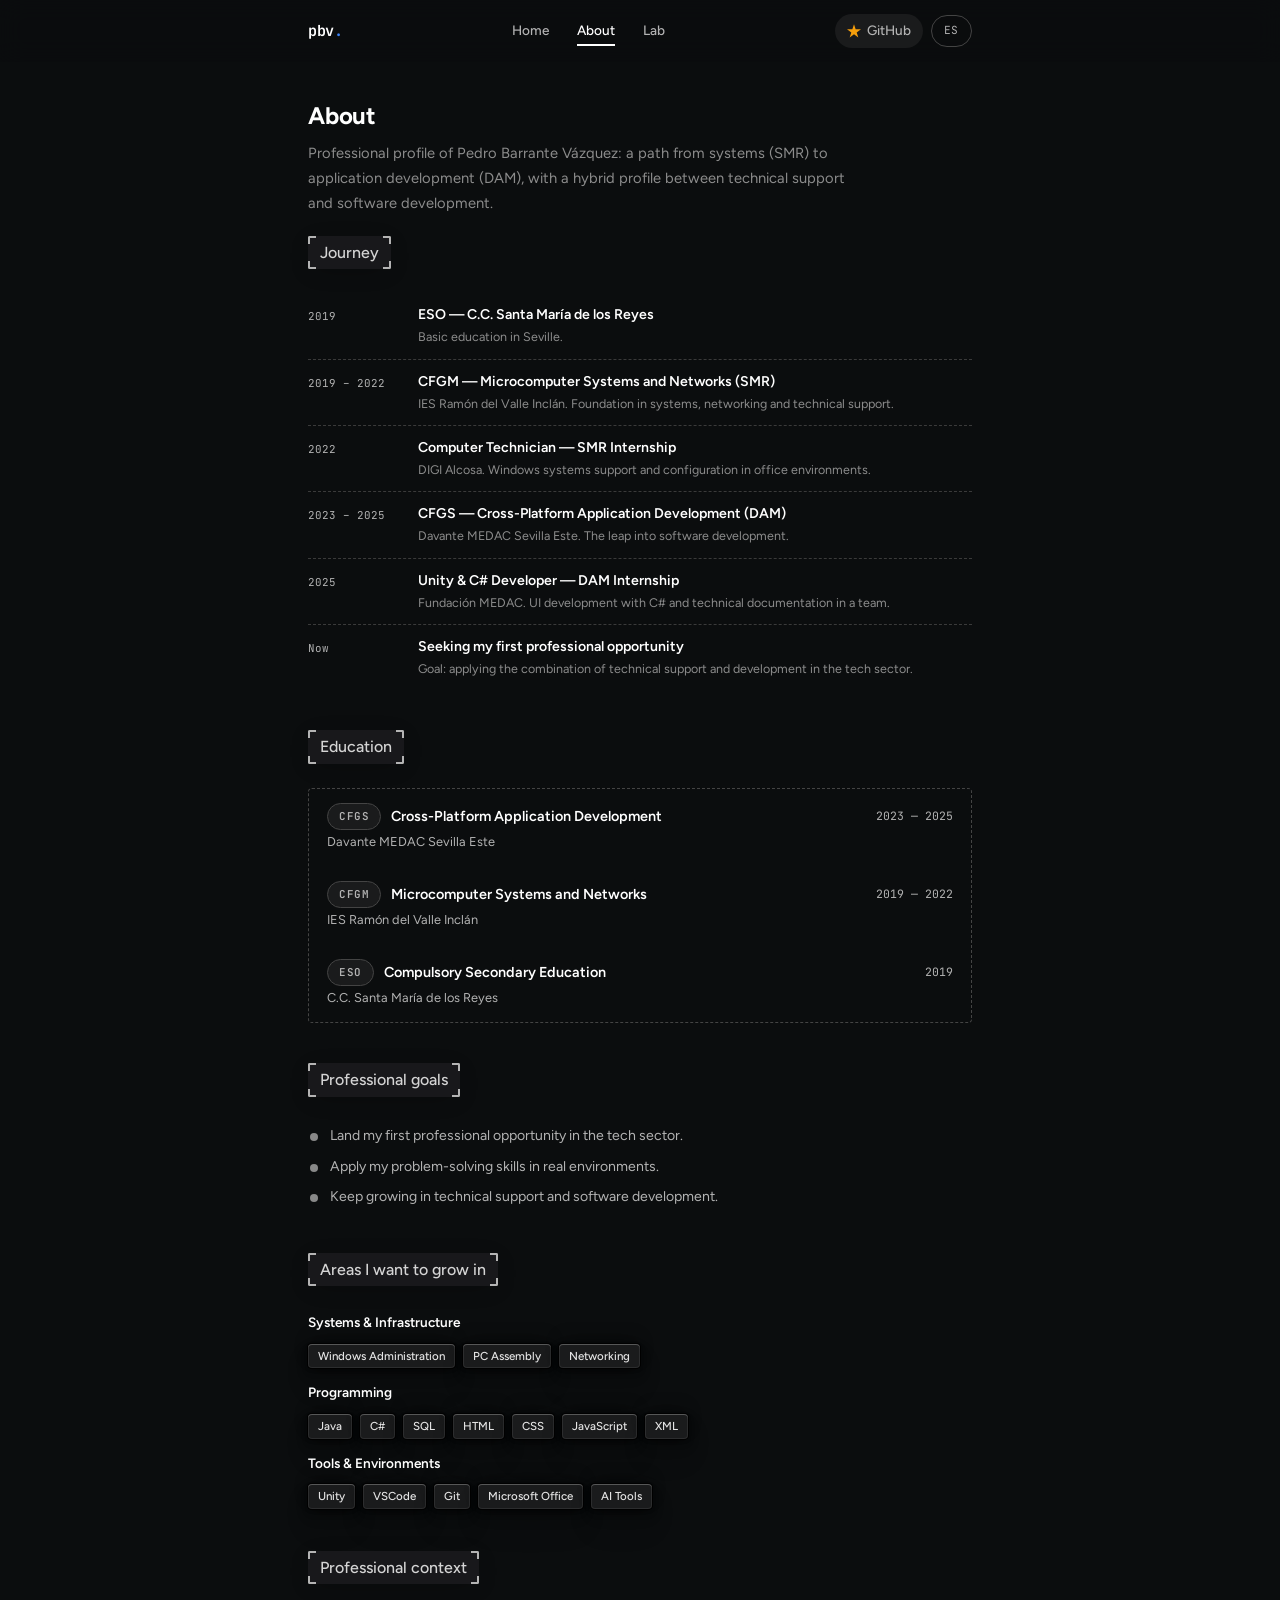
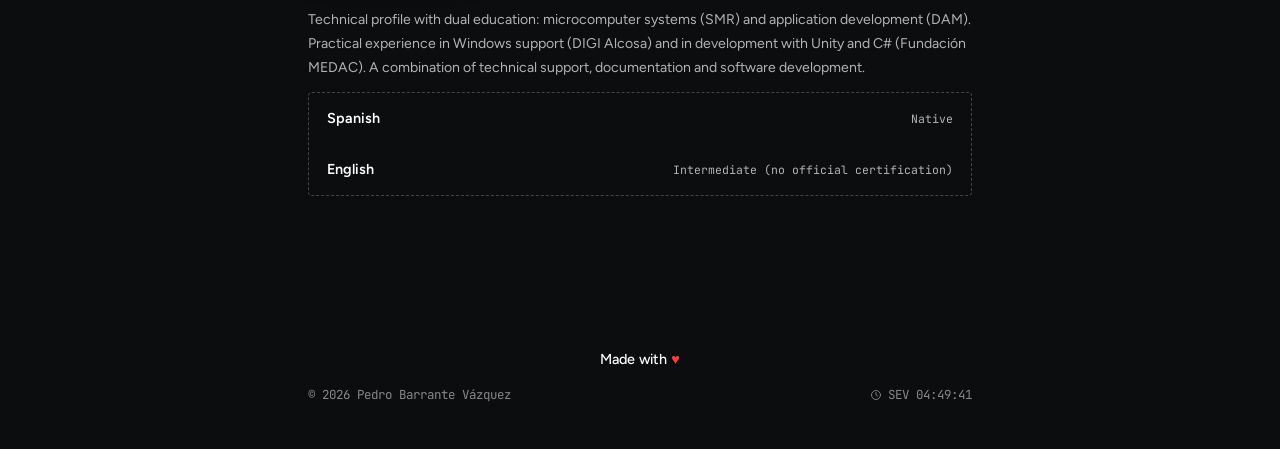
<file: PortfolioENG/about.html>
<!DOCTYPE html>
<html lang="en">
<head>
  <meta charset="utf-8" />
  <meta name="viewport" content="width=device-width, initial-scale=1" />
  <title>Pedro Barrante Vázquez | About — Path from SMR to DAM</title>
  <meta name="description" content="Professional path of Pedro Barrante Vázquez: from Microcomputer Systems and Networks (SMR) to Cross-Platform Application Development (DAM). Education, professional goals and areas of development. Seville, Spain." />
  <meta name="keywords" content="Pedro Barrante Vázquez, About, Path, SMR, DAM, Microcomputer Systems and Networks, Cross-Platform Application Development, Professional goals, Seville" />
  <meta name="author" content="Pedro Barrante Vázquez" />
  <meta name="robots" content="index, follow" />
  <link rel="canonical" href="https://lostsleepy.github.io/pagina-web-cv/PortfolioENG/about.html" />
  <link rel="icon" type="image/x-icon" href="assets/favicon.ico" />

  <!-- Open Graph -->
  <meta property="og:type" content="website" />
  <meta property="og:site_name" content="Pedro Barrante Vázquez — Résumé" />
  <meta property="og:title" content="Pedro Barrante Vázquez | About" />
  <meta property="og:description" content="Path from systems (SMR) to development (DAM), education and professional goals." />
  <meta property="og:url" content="https://lostsleepy.github.io/pagina-web-cv/PortfolioENG/about.html" />
  <meta property="og:image" content="https://lostsleepy.github.io/pagina-web-cv/assets/profile.png" />

  <!-- Twitter Card -->
  <meta name="twitter:card" content="summary_large_image" />
  <meta name="twitter:title" content="Pedro Barrante Vázquez | About" />
  <meta name="twitter:description" content="Path from systems (SMR) to development (DAM), education and professional goals." />
  <meta name="twitter:image" content="https://lostsleepy.github.io/pagina-web-cv/assets/profile.png" />

  <!-- Structured data: Person -->
  <script type="application/ld+json">
  {
    "@context": "https://schema.org",
    "@type": "Person",
    "name": "Pedro Barrante Vázquez",
    "jobTitle": "Computer Technician | Development & Technical Support",
    "url": "https://lostsleepy.github.io/pagina-web-cv/PortfolioENG/about.html",
    "email": "mailto:pedrobarrantevazquez@gmail.com",
    "sameAs": [
      "https://github.com/LostSleepy",
      "https://www.linkedin.com/in/pedrobarrantevazquez/"
    ],
    "description": "Computer technician specialized in Microcomputer Systems and Networks (SMR), with higher education in Cross-Platform Application Development (DAM).",
    "address": {
      "@type": "PostalAddress",
      "addressLocality": "Seville",
      "addressCountry": "ES"
    },
    "knowsAbout": [
      "Windows Administration", "Java", "C#", "SQL", "HTML", "CSS",
      "JavaScript", "XML", "Unity", "Git", "GitHub Pages"
    ]
  }
  </script>

  <!-- Typography: Figtree (UI) + JetBrains Mono (technical) -->
  <link rel="preconnect" href="https://fonts.googleapis.com" />
  <link rel="preconnect" href="https://fonts.gstatic.com" crossorigin />
  <link href="https://fonts.googleapis.com/css2?family=Figtree:wght@400;500;600;700&family=JetBrains+Mono:wght@400;500;600&display=swap" rel="stylesheet" />

  <link rel="stylesheet" href="css/styles.css" />
</head>
<body>
  <a class="skip-link" href="#main">Skip to content</a>

  <!-- ═══════════ NAVIGATION ═══════════ -->
  <header class="navbar">
    <nav class="navbar__inner" aria-label="Main navigation">
      <a class="navbar__logo" href="index.html" aria-label="Pedro Barrante Vázquez — Home">pbv<span class="dot">.</span></a>

      <div class="navbar__links">
        <a class="navbar__link" href="index.html">Home</a>
        <a class="navbar__link" href="about.html" aria-current="page">About</a>
        <a class="navbar__link" href="lab.html">Lab</a>
      </div>

      <div class="navbar__actions">
        <a class="navbar__star" href="https://github.com/LostSleepy" target="_blank" rel="noopener noreferrer" aria-label="GitHub — @LostSleepy">
          <svg viewBox="0 0 24 24" fill="currentColor" aria-hidden="true"><path d="M12 .288l2.833 8.718H24l-7.416 5.39 2.833 8.718L12 17.724l-7.417 5.39 2.833-8.718L0 9.006h9.167z"/></svg>
          <span>GitHub</span>
        </a>
        <a class="navbar__lang" href="../about.html" lang="es">ES</a>
      </div>
    </nav>
  </header>

  <main id="main">
    <!-- ═══════════ HEADER ═══════════ -->
    <section class="page-head hero" aria-labelledby="page-heading">
      <div class="container">
        <h1 id="page-heading" class="hero__name reveal">About</h1>
        <p class="page-head__intro reveal" data-render="about-intro"></p>
      </div>
    </section>

    <!-- ═══════════ JOURNEY ═══════════ -->
    <section class="section" aria-labelledby="journey-heading">
      <div class="container">
        <h2 class="card-title reveal" id="journey-heading">
          <span class="corner tl" aria-hidden="true"></span><span class="corner tr" aria-hidden="true"></span>
          <span class="corner bl" aria-hidden="true"></span><span class="corner br" aria-hidden="true"></span>
          Journey
        </h2>
        <div class="journey reveal" data-render="journey"></div>
      </div>
    </section>

    <!-- ═══════════ EDUCATION ═══════════ -->
    <section class="section" aria-labelledby="education-heading">
      <div class="container">
        <h2 class="card-title reveal" id="education-heading">
          <span class="corner tl" aria-hidden="true"></span><span class="corner tr" aria-hidden="true"></span>
          <span class="corner bl" aria-hidden="true"></span><span class="corner br" aria-hidden="true"></span>
          Education
        </h2>
        <div class="edu-list reveal" data-render="education"></div>
      </div>
    </section>

    <!-- ═══════════ GOALS ═══════════ -->
    <section class="section" aria-labelledby="goals-heading">
      <div class="container">
        <h2 class="card-title reveal" id="goals-heading">
          <span class="corner tl" aria-hidden="true"></span><span class="corner tr" aria-hidden="true"></span>
          <span class="corner bl" aria-hidden="true"></span><span class="corner br" aria-hidden="true"></span>
          Professional goals
        </h2>
        <div data-render="goals"></div>
      </div>
    </section>

    <!-- ═══════════ AREAS ═══════════ -->
    <section class="section" aria-labelledby="areas-heading">
      <div class="container">
        <h2 class="card-title reveal" id="areas-heading">
          <span class="corner tl" aria-hidden="true"></span><span class="corner tr" aria-hidden="true"></span>
          <span class="corner bl" aria-hidden="true"></span><span class="corner br" aria-hidden="true"></span>
          Areas I want to grow in
        </h2>
        <div data-render="areas"></div>
      </div>
    </section>

    <!-- ═══════════ CONTEXT ═══════════ -->
    <section class="section" aria-labelledby="context-heading">
      <div class="container">
        <h2 class="card-title reveal" id="context-heading">
          <span class="corner tl" aria-hidden="true"></span><span class="corner tr" aria-hidden="true"></span>
          <span class="corner bl" aria-hidden="true"></span><span class="corner br" aria-hidden="true"></span>
          Professional context
        </h2>
        <div class="about-context reveal" data-render="context"></div>
        <div class="edu-list reveal" data-render="languages"></div>
      </div>
    </section>

    <!-- Contact lives on Home; the navbar includes the GitHub button. -->
  </main>

  <!-- ═══════════ FOOTER ═══════════ -->
  <footer class="footer">
    <div class="footer-content">
      <p class="footer-made">Made with <span class="heart" aria-hidden="true">♥</span></p>
      <div class="footer-bottom">
        <p class="footer-copyright" data-year></p>
        <p class="footer-clock">
          <svg viewBox="0 0 24 24" fill="none" stroke="currentColor" stroke-width="1.8" stroke-linecap="round" aria-hidden="true"><circle cx="12" cy="12" r="9"/><path d="M12 7v5l3 2"/></svg>
          <span data-clock>SEV --:--:--</span>
        </p>
      </div>
    </div>
  </footer>

  <script src="js/data.js"></script>
  <script src="js/scripts.js"></script>
</body>
</html>
</file>
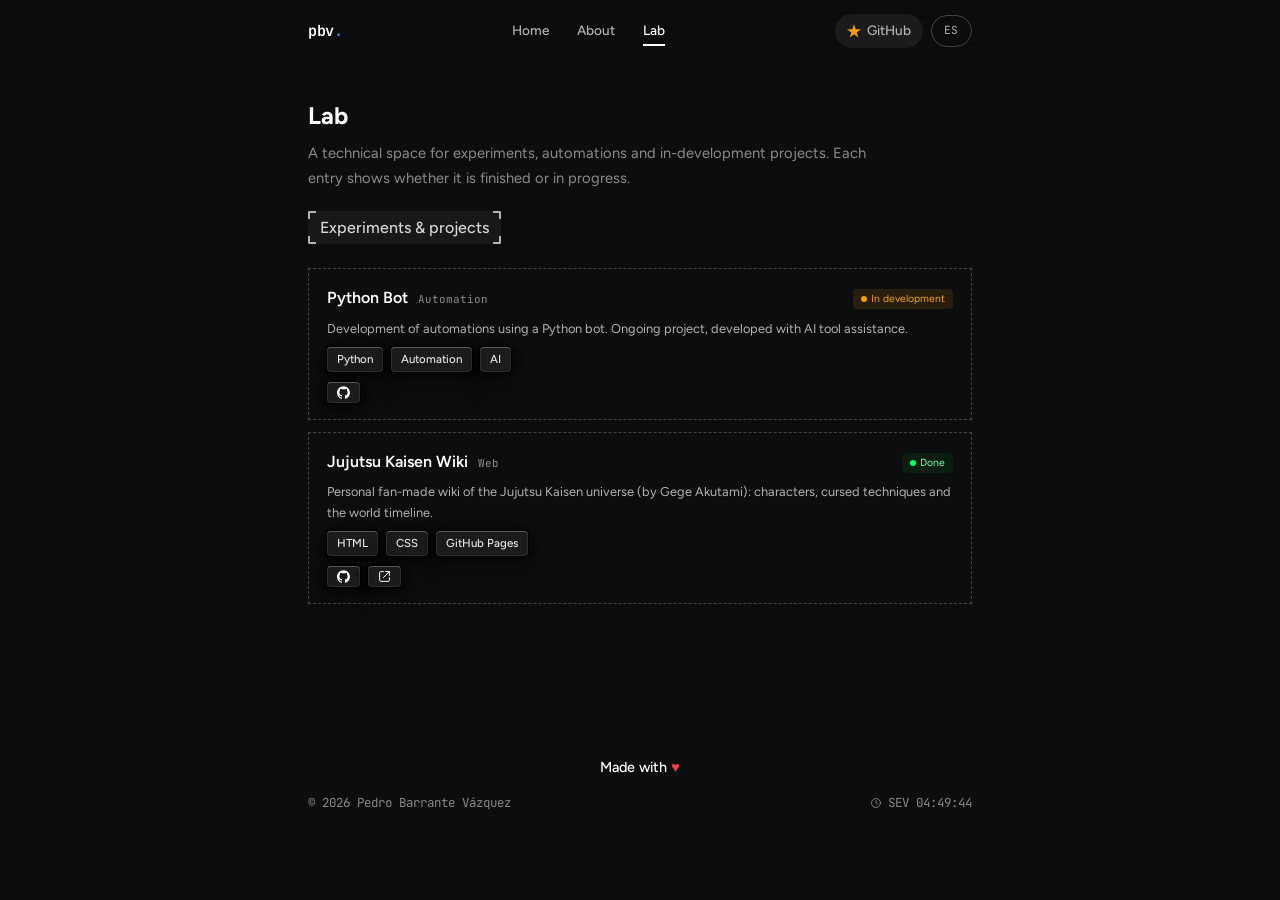
<file: PortfolioENG/lab.html>
<!DOCTYPE html>
<html lang="en">
<head>
  <meta charset="utf-8" />
  <meta name="viewport" content="width=device-width, initial-scale=1" />
  <title>Pedro Barrante Vázquez | Lab — Experiments and in-development projects</title>
  <meta name="description" content="Technical space of Pedro Barrante Vázquez: experiments, automations and in-development projects. Python bot, Jujutsu Kaisen wiki and more." />
  <meta name="keywords" content="Pedro Barrante Vázquez, Lab, Experiments, In-development projects, Python, Automation, AI, Jujutsu Kaisen Wiki, GitHub Pages" />
  <meta name="author" content="Pedro Barrante Vázquez" />
  <meta name="robots" content="index, follow" />
  <link rel="canonical" href="https://lostsleepy.github.io/pagina-web-cv/PortfolioENG/lab.html" />
  <link rel="icon" type="image/x-icon" href="assets/favicon.ico" />

  <!-- Open Graph -->
  <meta property="og:type" content="website" />
  <meta property="og:site_name" content="Pedro Barrante Vázquez — Résumé" />
  <meta property="og:title" content="Pedro Barrante Vázquez | Lab" />
  <meta property="og:description" content="Experiments, automations and in-development projects." />
  <meta property="og:url" content="https://lostsleepy.github.io/pagina-web-cv/PortfolioENG/lab.html" />
  <meta property="og:image" content="https://lostsleepy.github.io/pagina-web-cv/assets/profile.png" />

  <!-- Twitter Card -->
  <meta name="twitter:card" content="summary_large_image" />
  <meta name="twitter:title" content="Pedro Barrante Vázquez | Lab" />
  <meta name="twitter:description" content="Experiments, automations and in-development projects." />
  <meta name="twitter:image" content="https://lostsleepy.github.io/pagina-web-cv/assets/profile.png" />

  <!-- Structured data: Person -->
  <script type="application/ld+json">
  {
    "@context": "https://schema.org",
    "@type": "Person",
    "name": "Pedro Barrante Vázquez",
    "jobTitle": "Computer Technician | Development & Technical Support",
    "url": "https://lostsleepy.github.io/pagina-web-cv/PortfolioENG/lab.html",
    "email": "mailto:pedrobarrantevazquez@gmail.com",
    "sameAs": [
      "https://github.com/LostSleepy",
      "https://www.linkedin.com/in/pedrobarrantevazquez/"
    ],
    "description": "Computer technician specialized in Microcomputer Systems and Networks (SMR), with higher education in Cross-Platform Application Development (DAM).",
    "address": {
      "@type": "PostalAddress",
      "addressLocality": "Seville",
      "addressCountry": "ES"
    },
    "knowsAbout": [
      "Windows Administration", "Java", "C#", "SQL", "HTML", "CSS",
      "JavaScript", "XML", "Unity", "Git", "GitHub Pages"
    ]
  }
  </script>

  <!-- Typography: Figtree (UI) + JetBrains Mono (technical) -->
  <link rel="preconnect" href="https://fonts.googleapis.com" />
  <link rel="preconnect" href="https://fonts.gstatic.com" crossorigin />
  <link href="https://fonts.googleapis.com/css2?family=Figtree:wght@400;500;600;700&family=JetBrains+Mono:wght@400;500;600&display=swap" rel="stylesheet" />

  <link rel="stylesheet" href="css/styles.css" />
</head>
<body>
  <a class="skip-link" href="#main">Skip to content</a>

  <!-- ═══════════ NAVIGATION ═══════════ -->
  <header class="navbar">
    <nav class="navbar__inner" aria-label="Main navigation">
      <a class="navbar__logo" href="index.html" aria-label="Pedro Barrante Vázquez — Home">pbv<span class="dot">.</span></a>

      <div class="navbar__links">
        <a class="navbar__link" href="index.html">Home</a>
        <a class="navbar__link" href="about.html">About</a>
        <a class="navbar__link" href="lab.html" aria-current="page">Lab</a>
      </div>

      <div class="navbar__actions">
        <a class="navbar__star" href="https://github.com/LostSleepy" target="_blank" rel="noopener noreferrer" aria-label="GitHub — @LostSleepy">
          <svg viewBox="0 0 24 24" fill="currentColor" aria-hidden="true"><path d="M12 .288l2.833 8.718H24l-7.416 5.39 2.833 8.718L12 17.724l-7.417 5.39 2.833-8.718L0 9.006h9.167z"/></svg>
          <span>GitHub</span>
        </a>
        <a class="navbar__lang" href="../lab.html" lang="es">ES</a>
      </div>
    </nav>
  </header>

  <main id="main">
    <!-- ═══════════ HEADER ═══════════ -->
    <section class="page-head hero" aria-labelledby="page-heading">
      <div class="container">
        <h1 id="page-heading" class="hero__name reveal">Lab</h1>
        <p class="page-head__intro reveal" data-render="lab-intro"></p>
      </div>
    </section>

    <!-- ═══════════ EXPERIMENTS ═══════════ -->
    <section class="section" aria-labelledby="lab-heading">
      <div class="container">
        <h2 class="card-title reveal" id="lab-heading">
          <span class="corner tl" aria-hidden="true"></span><span class="corner tr" aria-hidden="true"></span>
          <span class="corner bl" aria-hidden="true"></span><span class="corner br" aria-hidden="true"></span>
          Experiments &amp; projects
        </h2>
        <div class="lab-grid reveal" data-render="lab"></div>
      </div>
    </section>
  </main>

  <!-- ═══════════ FOOTER ═══════════ -->
  <footer class="footer">
    <div class="footer-content">
      <p class="footer-made">Made with <span class="heart" aria-hidden="true">♥</span></p>
      <div class="footer-bottom">
        <p class="footer-copyright" data-year></p>
        <p class="footer-clock">
          <svg viewBox="0 0 24 24" fill="none" stroke="currentColor" stroke-width="1.8" stroke-linecap="round" aria-hidden="true"><circle cx="12" cy="12" r="9"/><path d="M12 7v5l3 2"/></svg>
          <span data-clock>SEV --:--:--</span>
        </p>
      </div>
    </div>
  </footer>

  <script src="js/data.js"></script>
  <script src="js/scripts.js"></script>
</body>
</html>
</file>
<file: css/styles.css>
/* ==========================================================================
   Pedro Barrante Vázquez — CV
   Design system propio: dark / minimal / técnico / compacto.
   Tokens, componentes y animaciones desarrollados desde cero.
   ========================================================================== */

/* ── Design tokens ─────────────────────────────────────────────────────── */
:root {
  /* Backgrounds */
  --bg: #0b0d0e;
  --surface: #1a1b1c;
  --surface-elevated: #232326;
  --surface-subtle: #151515;
  --surface-title: #18181b;

  /* Text */
  --text: #ffffff;
  --text-secondary: #b3b3b3;
  --text-muted: #8c8c8c;
  --text-faint: #71767b;
  --text-dim: #666666;
  --text-hover: #888888;

  /* Borders (dashed como en el sitio real) */
  --border: #444444;
  --border-hover: #888888;
  --border-subtle: rgba(255, 255, 255, 0.06);

  /* Accents */
  --accent: #3b82f6;
  --accent-hover: #60a5fa;
  --green: #22c55e;
  --red: #ef4444;
  --amber: #f59e0b;

  /* Status */
  --status-active: #02ff67;
  --status-active-bg: #091d11;
  --status-past: #ff3333;
  --status-past-bg: #1d0909;
  --status-future: #ffaa00;
  --role-green: #4ade80;

  /* Typography */
  --font-ui: 'Figtree', -apple-system, BlinkMacSystemFont, 'Segoe UI', Roboto,
    Oxygen, Ubuntu, Cantarell, 'Open Sans', 'Helvetica Neue', sans-serif;
  --font-mono: 'JetBrains Mono', ui-monospace, SFMono-Regular, Menlo, Consolas,
    'Courier New', monospace;

  /* Layout */
  --container: 700px;
  --pad: 18px;
  --pad-md: 25px;
  --pad-sm: 20px;

  /* Radius */
  --radius-sm: 2px;
  --radius-md: 4px;
  --radius-lg: 6px;
  --radius-pill: 999px;

  /* Sombras compuestas (botones del sitio real) */
  --shadow-btn:
    0 32px 64px -16px #0006, 0 16px 32px -8px #0006, 0 8px 16px -4px #0004,
    0 4px 8px -2px #0004, 0 -8px 16px -1px #0003, 0 2px 4px -1px #0004,
    0 0 0 1px #000, inset 0 0 0 1px #ffffff14, inset 0 1px #ffffff33;
  --shadow-btn-hover:
    0 40px 80px -16px #0008, 0 20px 40px -8px #0008, 0 12px 20px -4px #0006,
    0 6px 12px -2px #0006, 0 -12px 20px -1px #0004, 0 4px 8px -1px #0006,
    0 0 0 1px #000, inset 0 0 0 1px #ffffff20, inset 0 1px #ffffff40;
  --shadow-title: 0 4px 24px -8px #0006;

  /* Motion */
  --duration-fast: 0.2s;
  --duration-slow: 0.3s;
  --ease: cubic-bezier(0.4, 0, 0.2, 1);
}

/* ── Reset / base ──────────────────────────────────────────────────────── */
*,
*::before,
*::after {
  box-sizing: border-box;
  margin: 0;
  padding: 0;
}

html {
  scroll-behavior: smooth;
  scroll-padding-top: 2rem;
  scrollbar-width: thin;
  scrollbar-color: rgba(255, 255, 255, 0.15) rgba(255, 255, 255, 0.02);
}

body {
  background: var(--bg);
  color: var(--text-secondary);
  font-family: var(--font-ui);
  font-size: 0.9rem;
  line-height: 1.6;
  width: 100%;
  overflow-x: clip;
  -webkit-font-smoothing: antialiased;
  -moz-osx-font-smoothing: grayscale;
}

img {
  display: block;
  max-width: 100%;
}

a {
  color: inherit;
  text-decoration: none;
}

ul {
  list-style: none;
}

button {
  font: inherit;
  color: inherit;
  background: none;
  border: none;
  cursor: pointer;
}

::selection {
  background: rgba(180, 180, 180, 0.3);
  color: #fff;
}

::-webkit-scrollbar {
  width: 12px;
  background: transparent;
}
::-webkit-scrollbar-track {
  background: #ffffff05;
  border-radius: 10px;
  border: 1px solid rgba(255, 255, 255, 0.05);
}
::-webkit-scrollbar-thumb {
  background: linear-gradient(135deg, #ffffff1a, #ffffff26, #ffffff1a);
  border-radius: 10px;
  border: 1px solid rgba(255, 255, 255, 0.1);
  box-shadow: 0 4px 16px #0003, inset 0 1px #fff3, inset 0 -1px #0000001a;
  transition: all 0.3s var(--ease);
}
::-webkit-scrollbar-thumb:hover {
  background: linear-gradient(135deg, #ffffff26, #ffffff40, #ffffff26);
  border-color: rgba(255, 255, 255, 0.15);
}

:focus-visible {
  outline: 2px solid var(--accent);
  outline-offset: 2px;
  border-radius: var(--radius-sm);
}

.sr-only {
  position: absolute;
  width: 1px;
  height: 1px;
  padding: 0;
  margin: -1px;
  overflow: hidden;
  clip: rect(0, 0, 0, 0);
  white-space: nowrap;
  border: 0;
}

.skip-link {
  position: absolute;
  top: -100%;
  left: 12px;
  z-index: 300;
  padding: 8px 14px;
  background: var(--surface);
  border: 1px solid var(--border);
  border-radius: var(--radius-md);
  font-size: 0.8rem;
  color: var(--text);
  transition: top 0.2s var(--ease);
}
.skip-link:focus {
  top: 12px;
}

.mono {
  font-family: var(--font-mono);
}

.container {
  max-width: var(--container);
  margin: 0 auto;
  padding: 0 var(--pad);
}

main {
  padding-bottom: 40px;
}

section {
  scroll-margin-top: 70px;
}

.section {
  padding: 8px 0;
}

.hero__intro {
  margin-top: 14px;
  color: var(--text-muted);
  font-size: 0.95rem;
}

/* ── Navbar ────────────────────────────────────────────────────────────── */
.navbar {
  position: sticky;
  top: 0;
  z-index: 1000;
  background: rgba(11, 13, 14, 0.6);
  backdrop-filter: blur(12px);
  -webkit-backdrop-filter: blur(12px);
}

.navbar__inner {
  display: flex;
  align-items: center;
  justify-content: space-between;
  gap: 16px;
  max-width: var(--container);
  margin: 0 auto;
  padding: 14px var(--pad);
}

.navbar__logo {
  font-family: var(--font-mono);
  font-size: 0.95rem;
  font-weight: 600;
  color: var(--text);
  letter-spacing: -0.02em;
  transition: color var(--duration-fast) var(--ease);
}
.navbar__logo:hover {
  color: var(--text-secondary);
}
.navbar__logo .dot {
  color: var(--accent);
}

.navbar__links {
  display: flex;
  align-items: center;
  gap: 8px;
}

.navbar__link {
  position: relative;
  padding: 6px 10px;
  font-family: var(--font-ui);
  font-size: 0.85rem;
  font-weight: 500;
  color: var(--text-secondary);
  border-radius: var(--radius-md);
  transition: color var(--duration-fast) var(--ease);
}
.navbar__link::after {
  content: '';
  position: absolute;
  left: 10px;
  right: 10px;
  bottom: 2px;
  height: 2px;
  background: var(--text);
  transform: scaleX(0);
  transform-origin: left;
  transition: transform var(--duration-slow) var(--ease);
}
.navbar__link:hover {
  color: var(--text);
}
.navbar__link:hover::after,
.navbar__link[aria-current='page']::after {
  transform: scaleX(1);
}
.navbar__link[aria-current='page'] {
  color: var(--text);
}

.navbar__actions {
  display: flex;
  align-items: center;
  gap: 8px;
}

/* Botón estrella → enlace a GitHub (como el star del sitio real) */
.navbar__star {
  display: inline-flex;
  align-items: center;
  gap: 6px;
  padding: 6px 12px;
  font-size: 0.85rem;
  font-family: var(--font-ui);
  font-weight: 500;
  color: var(--text-secondary);
  background: var(--surface);
  border-radius: var(--radius-pill);
  transition: all var(--duration-fast) var(--ease);
}
.navbar__star:hover {
  color: var(--text);
  background: #2a2b2c;
}
.navbar__star svg {
  width: 14px;
  height: 14px;
  color: var(--amber);
}

.navbar__lang {
  font-family: var(--font-mono);
  font-size: 0.7rem;
  letter-spacing: 0.05em;
  color: var(--text-secondary);
  border: 1px solid var(--border);
  border-radius: var(--radius-pill);
  padding: 6px 12px;
  transition: color var(--duration-fast) var(--ease),
    border-color var(--duration-fast) var(--ease);
}
.navbar__lang:hover {
  color: var(--text);
  border-color: var(--border-hover);
}

/* ── Botones / pills ───────────────────────────────────────────────────── */
.btn {
  display: inline-flex;
  align-items: center;
  gap: 8px;
  font-family: var(--font-ui);
  font-size: 0.8rem;
  font-weight: 500;
  color: var(--text);
  background: var(--surface);
  border-radius: var(--radius-lg);
  padding: 9px 18px;
  min-height: 32px;
  box-shadow: var(--shadow-btn);
  transition: background var(--duration-fast) var(--ease),
    transform var(--duration-slow) var(--ease);
}
.btn:hover {
  background: rgba(26, 27, 28, 0.78);
  transform: translateY(-1px);
}
.btn .arrow {
  transition: transform var(--duration-slow) var(--ease);
}
.btn:hover .arrow {
  transform: translateX(3px);
}

.pill {
  display: inline-flex;
  align-items: center;
  gap: 6px;
  font-family: var(--font-mono);
  font-size: 0.68rem;
  letter-spacing: 0.05em;
  text-transform: uppercase;
  color: var(--text-secondary);
  background: var(--surface);
  border: 1px solid var(--border);
  border-radius: var(--radius-pill);
  padding: 4px 11px;
}

/* ── Título de sección (card-title con esquinas, del sitio real) ───────── */
.card-title {
  position: relative;
  display: inline-block;
  background: var(--surface-title);
  color: #d4d4d4;
  padding: 4px 12px;
  border-radius: var(--radius-sm);
  font-size: 1rem;
  font-weight: 500;
  box-shadow: var(--shadow-title);
  margin: 12px 0;
}
.corner {
  position: absolute;
  width: 8px;
  height: 8px;
  box-sizing: border-box;
  pointer-events: none;
}
.corner.tl {
  top: 0;
  left: 0;
  border-top: 2px solid #b4b4b4;
  border-left: 2px solid #b4b4b4;
  border-radius: 2px 0 0 0;
}
.corner.tr {
  top: 0;
  right: 0;
  border-top: 2px solid #b4b4b4;
  border-right: 2px solid #b4b4b4;
  border-radius: 0 2px 0 0;
}
.corner.bl {
  bottom: 0;
  left: 0;
  border-bottom: 2px solid #b4b4b4;
  border-left: 2px solid #b4b4b4;
  border-radius: 0 0 0 2px;
}
.corner.br {
  bottom: 0;
  right: 0;
  border-bottom: 2px solid #b4b4b4;
  border-right: 2px solid #b4b4b4;
  border-radius: 0 0 2px 0;
}

/* ── Hero / perfil ─────────────────────────────────────────────────────── */
.hero {
  padding: 48px 0 0;
}

.hero__card {
  display: flex;
  align-items: center;
  justify-content: flex-start;
  gap: 24px;
}

.hero__avatar {
  width: 132px;
  height: 132px;
  object-fit: cover;
  border: 4px solid #0a0a0b;
  box-shadow: 0 4px 32px #0004;
  border-radius: var(--radius-md);
  flex-shrink: 0;
  background: var(--surface-subtle);
}

.hero__info {
  display: flex;
  flex-direction: column;
  align-items: flex-start;
  gap: 6px;
  flex: 1;
  min-width: 0;
}

.hero__name {
  font-size: 1.5rem;
  font-weight: 700;
  color: var(--text);
  letter-spacing: -0.01em;
  line-height: 1.2;
}

.hero__handle {
  display: flex;
  align-items: center;
  font-family: var(--font-mono);
  font-size: 0.85rem;
  color: #b4b4b4;
}

.hero__status-row {
  display: flex;
  align-items: center;
  gap: 8px;
  font-size: 0.85rem;
  color: var(--text-secondary);
}
.status-dot {
  width: 8px;
  height: 8px;
  border-radius: 50%;
  background: var(--status-active);
  box-shadow: 0 0 6px rgba(2, 255, 103, 0.5);
  animation: pulse-dot 1.2s infinite;
  flex-shrink: 0;
}

.hero__meta-row {
  display: flex;
  flex-wrap: wrap;
  align-items: center;
  gap: 6px 16px;
  font-family: var(--font-mono);
  font-size: 0.8rem;
  color: #b4b4b4;
}
.hero__meta-row .sep {
  color: var(--border);
}
.hero__fact {
  display: inline-flex;
  align-items: center;
  gap: 6px;
  transition: color var(--duration-fast) var(--ease);
}
.hero__fact:hover {
  color: var(--text);
  text-decoration: underline;
  text-underline-offset: 3px;
}
.hero__fact svg {
  width: 13px;
  height: 13px;
}

.hero__divider {
  width: 100%;
  height: 1px;
  margin: 24px 0;
  background: linear-gradient(90deg, transparent, var(--border) 50%, transparent);
}

.hero__bio {
  list-style: none;
  margin: 0;
  padding: 0;
}
.hero__bio li {
  position: relative;
  padding: 3px 0 3px 22px;
  color: var(--text-muted);
  font-size: 0.95rem;
  line-height: 1.7;
}
.hero__bio li::before {
  content: '';
  position: absolute;
  left: 2px;
  top: 12px;
  width: 8px;
  height: 8px;
  border-radius: 50%;
  background: var(--text-hover);
}
.bio-highlight {
  color: var(--text);
  font-weight: 600;
}

.hero__socials {
  display: flex;
  flex-wrap: wrap;
  gap: 10px;
  margin: 18px 0 6px;
}

.social-btn {
  display: inline-flex;
  align-items: center;
  justify-content: center;
  width: 36px;
  height: 36px;
  background: var(--surface);
  border-radius: var(--radius-md);
  color: var(--text);
  box-shadow: var(--shadow-btn);
  transition: all var(--duration-slow) var(--ease);
}
.social-btn:hover {
  background: #2a2b2c;
  transform: translateY(-2px);
}
.social-btn svg {
  width: 16px;
  height: 16px;
}

.hero__cta {
  margin-top: 18px;
}

/* ── Skills marquee ────────────────────────────────────────────────────── */
.skill-section {
  padding: 8px 0;
}

.marquee-row {
  margin-top: 14px;
}
.marquee-row:last-child {
  margin-bottom: 10px;
}

.marquee-label {
  display: flex;
  align-items: center;
  gap: 8px;
  font-family: var(--font-mono);
  font-size: 0.7rem;
  letter-spacing: 0.08em;
  text-transform: uppercase;
  color: var(--text-secondary);
  margin-bottom: 2px;
}
.marquee-label::before {
  content: '//';
  color: var(--text-dim);
}

.marquee-container {
  overflow-x: auto;
  overflow-y: hidden;
  position: relative;
  padding: 12px 0 10px;
  cursor: grab;
  scrollbar-width: none;
  -ms-overflow-style: none;
}
.marquee-container::-webkit-scrollbar {
  display: none;
}
.marquee-container:active {
  cursor: grabbing;
}

.marquee {
  display: flex;
  align-items: center;
  width: max-content;
  animation: marquee 60s linear infinite;
}
.marquee--reverse {
  animation-direction: reverse;
}
.marquee-container:hover .marquee {
  animation-play-state: paused;
}

/* La segunda copia cierra el bucle sin saltos (margin-right en cada pill) */
.marquee__copy {
  display: contents;
}
@keyframes marquee {
  to {
    transform: translateX(-50%);
  }
}

.skill-pill {
  display: inline-flex;
  align-items: center;
  gap: 7px;
  margin-right: 10px;
  border-radius: var(--radius-pill);
  font-size: 0.85rem;
  color: #e5e5e5;
  white-space: nowrap;
  transition: color var(--duration-fast) var(--ease), opacity var(--duration-fast) var(--ease);
}
.skill-pill:hover {
  color: var(--text);
  opacity: 0.85;
}
.skill-pill svg {
  width: 15px;
  height: 15px;
  flex-shrink: 0;
}

/* ── Timeline (experiencia) ────────────────────────────────────────────── */
.experience-section {
  padding: 8px 0;
}

.timeline {
  position: relative;
  margin: 12px 0;
  padding: 12px 0;
  border: 1.5px dashed var(--border);
  transition: border-color var(--duration-slow) var(--ease);
}
.timeline:hover {
  border-color: var(--border-hover);
}

.timeline__line {
  position: absolute;
  left: 28px;
  top: 0;
  bottom: 0;
  width: 2px;
  background: repeating-linear-gradient(
    to bottom,
    #555 0px,
    #555 6px,
    transparent 6px,
    transparent 10px
  );
  pointer-events: none;
}

.timeline__list {
  position: relative;
  padding: 0;
}

.timeline-item {
  position: relative;
  display: flex;
  align-items: flex-start;
  padding: 6px 0;
}

.timeline-dot {
  position: absolute;
  left: 29px;
  top: 30px;
  width: 12px;
  height: 12px;
  border-radius: 50%;
  background: var(--status-past);
  border: 2px solid #0d0d0d;
  box-shadow: 0 0 6px rgba(255, 51, 51, 0.5);
  transform: translateX(-50%);
  z-index: 2;
}
.timeline-dot.past {
  background: var(--status-past);
  box-shadow: 0 0 6px rgba(255, 51, 51, 0.5);
}

.exp-card {
  flex: 1;
  margin-left: 36px;
  color: var(--text);
}

.exp-header {
  display: flex;
  align-items: center;
  justify-content: space-between;
  gap: 8px;
  width: 100%;
  margin: 6px 10px 0;
}

.exp-header__left {
  display: flex;
  align-items: center;
  gap: 10px;
  min-width: 0;
}

.exp-logo {
  width: 40px;
  height: 40px;
  background: var(--surface-subtle);
  border-radius: 7px;
  display: flex;
  align-items: center;
  justify-content: center;
  font-family: var(--font-mono);
  font-size: 1.05rem;
  font-weight: 500;
  color: var(--text-secondary);
  flex-shrink: 0;
}

.exp-company-info {
  display: flex;
  flex-direction: column;
  min-width: 0;
}

.exp-company-name {
  font-weight: 600;
  font-size: 0.88rem;
  color: var(--text);
  line-height: 1.2;
  white-space: nowrap;
}

.exp-role {
  display: flex;
  align-items: center;
  gap: 5px;
  font-size: 0.85rem;
  font-weight: 500;
  color: var(--role-green);
}

.exp-role-text {
  font-size: 0.78rem;
  color: var(--text-secondary);
}

.exp-header__right {
  display: flex;
  align-items: center;
  gap: 10px;
  flex-shrink: 0;
  padding-right: 22px;
}

.exp-status-badge {
  display: inline-flex;
  align-items: center;
  gap: 4px;
  background: var(--status-past-bg);
  font-size: 0.65rem;
  border-radius: var(--radius-md);
  padding: 1px 7px;
  height: 18px;
  color: var(--text-secondary);
  white-space: nowrap;
}
.exp-status-badge .badge-dot {
  width: 6px;
  height: 6px;
  border-radius: 50%;
  background: var(--status-past);
}

.exp-meta {
  display: flex;
  flex-direction: row;
  align-items: center;
  gap: 7px;
  font-family: var(--font-mono);
  font-size: 0.68rem;
  color: var(--text-secondary);
  white-space: nowrap;
  text-align: right;
}
.exp-meta span + span::before {
  content: '·';
  margin-right: 7px;
  color: var(--text-dim);
}

.exp-bullets {
  margin: 10px 10px 6px;
  padding: 0 0 0 16px;
  list-style: disc;
  color: var(--text-muted);
  font-size: 0.78rem;
  line-height: 1.65;
}
.exp-bullets li {
  margin-bottom: 4px;
}
.exp-bullets li::marker {
  color: var(--text-dim);
}

/* ── Cabecera de página interna ───────────────────────────────────────── */
.page-head {
  padding: 40px 0 0;
}
.page-head__intro {
  margin-top: 10px;
  font-size: 0.92rem;
  color: var(--text-muted);
  line-height: 1.7;
  max-width: 560px;
}

/* ── About: trayectoria ───────────────────────────────────────────────── */
.journey {
  margin: 12px 0;
}
.journey-step {
  display: flex;
  align-items: flex-start;
  gap: 14px;
  padding: 12px 0;
  border-bottom: 1px dashed #3a3a3a;
}
.journey-step:last-child {
  border-bottom: none;
}
.journey-step__period {
  flex-shrink: 0;
  min-width: 96px;
  font-size: 0.68rem;
  color: var(--text-secondary);
  padding-top: 3px;
  line-height: 1.5;
}
.journey-step__body {
  min-width: 0;
}
.journey-step__title {
  font-size: 0.88rem;
  font-weight: 600;
  color: var(--text);
  line-height: 1.35;
}
.journey-step__desc {
  font-size: 0.78rem;
  color: var(--text-muted);
  line-height: 1.55;
  margin-top: 3px;
}

/* ── About: objetivos ─────────────────────────────────────────────────── */
.goals-list {
  margin: 12px 0;
  list-style: none;
}
.goals-list li {
  position: relative;
  padding: 4px 0 4px 22px;
  font-size: 0.88rem;
  color: var(--text-secondary);
  line-height: 1.6;
}
.goals-list li::before {
  content: '';
  position: absolute;
  left: 2px;
  top: 12px;
  width: 8px;
  height: 8px;
  border-radius: 50%;
  background: var(--text-hover);
}

/* ── About: contexto ──────────────────────────────────────────────────── */
.about-context {
  margin: 12px 0;
  font-size: 0.88rem;
  color: var(--text-secondary);
  line-height: 1.7;
}
.about-context p + p {
  margin-top: 10px;
}

/* ── Lab ──────────────────────────────────────────────────────────────── */
.lab-grid {
  display: flex;
  flex-direction: column;
  gap: 12px;
  margin: 12px 0;
}
.lab-card {
  display: flex;
  flex-direction: column;
  gap: 8px;
  padding: 16px 18px;
  color: var(--text);
  border: 1.5px dashed var(--border);
  transition: border-color var(--duration-slow) var(--ease);
}
.lab-card:hover {
  border-color: var(--border-hover);
}
.lab-card__head {
  display: flex;
  align-items: center;
  justify-content: space-between;
  gap: 10px;
}
.lab-card__titles {
  display: flex;
  align-items: baseline;
  flex-wrap: wrap;
  gap: 4px 10px;
  min-width: 0;
}
.lab-card__name {
  font-size: 1rem;
  font-weight: 600;
  color: var(--text);
}
.lab-category {
  font-size: 0.68rem;
  color: var(--text-muted);
}
.lab-card__meta {
  flex-shrink: 0;
}
.lab-status {
  display: inline-flex;
  align-items: center;
  gap: 4px;
  font-size: 0.65rem;
  border-radius: var(--radius-md);
  padding: 2px 8px;
  height: 20px;
  color: var(--text-secondary);
  white-space: nowrap;
}
.lab-status .badge-dot {
  width: 6px;
  height: 6px;
  border-radius: 50%;
}
.lab-status--done {
  background: var(--status-active-bg);
  color: #7dffa8;
}
.lab-status--done .badge-dot {
  background: var(--status-active);
}
.lab-status--wip {
  background: rgba(245, 158, 11, 0.12);
  color: var(--amber);
}
.lab-status--wip .badge-dot {
  background: var(--amber);
}
.lab-card__desc {
  font-size: 0.8rem;
  color: var(--text-secondary);
  line-height: 1.6;
}
.lab-card__tech {
  display: flex;
  align-items: center;
  flex-wrap: wrap;
  gap: 8px;
}
.lab-card__links {
  display: flex;
  align-items: center;
  gap: 8px;
  margin-top: 2px;
}
.lab-card__links {
  margin-top: 2px;
}

/* ── Formación ─────────────────────────────────────────────────────────── */
.edu-list {
  margin: 12px 0;
  border: 1.5px dashed var(--border);
  border-radius: var(--radius-md);
  overflow: hidden;
  transition: border-color var(--duration-slow) var(--ease);
}
.edu-list:hover {
  border-color: var(--border-hover);
}
.edu-row {
  display: flex;
  align-items: baseline;
  justify-content: space-between;
  gap: 14px;
  padding: 14px 18px;
}
.edu-row + .edu-row {
  border-top: 1px dashed var(--border-dashed);
  border-top-color: #3a3a3a;
}
.edu-row__title {
  display: flex;
  align-items: center;
  gap: 10px;
  font-size: 0.9rem;
  font-weight: 600;
  color: var(--text);
}
.edu-row__school {
  font-size: 0.8rem;
  color: var(--text-secondary);
  margin-top: 2px;
}
.edu-row__dates {
  font-family: var(--font-mono);
  font-size: 0.72rem;
  color: var(--text-secondary);
  white-space: nowrap;
}

/* ── Proyectos ─────────────────────────────────────────────────────────── */
.project-section {
  padding: 8px 0;
}

.projects-grid {
  display: flex;
  flex-direction: column;
  gap: 12px;
  margin: 12px 0;
}

.project-card {
  display: flex;
  flex-direction: row;
  align-items: flex-start;
  gap: 28px;
  padding: 18px;
  color: var(--text);
  border: 1.5px dashed var(--border);
  transition: border-color var(--duration-slow) var(--ease);
}
.project-card:hover {
  border-color: var(--border-hover);
}

.banner {
  flex: 0 0 300px;
  width: 300px;
  max-width: 300px;
  min-height: 170px;
  height: 170px;
  display: flex;
  align-items: center;
  justify-content: center;
  background:
    radial-gradient(120% 120% at 30% 20%, #1e1f20 0%, #141516 55%, #101112 100%);
  border: 1px solid var(--border);
  border-radius: var(--radius-md);
  box-shadow: 0 2px 8px -4px #0006;
  overflow: hidden;
  position: relative;
  filter: grayscale(1);
  transition: filter 0.35s ease, border-color 0.35s ease;
}
.project-card:hover .banner {
  filter: grayscale(0);
  border-color: var(--border-hover);
}
.banner__path {
  font-family: var(--font-mono);
  font-size: 0.68rem;
  color: var(--text-secondary);
  padding: 0 10px;
  text-align: center;
  word-break: break-all;
}

.project-details {
  flex: 1;
  min-width: 0;
  display: flex;
  flex-direction: column;
}

.project-header-row {
  display: flex;
  align-items: center;
  justify-content: space-between;
  gap: 12px;
  margin-bottom: 8px;
}

.project-name {
  display: flex;
  align-items: center;
  gap: 8px;
  font-size: 1.1rem;
  font-weight: 600;
  color: var(--text);
}

.project-pill {
  background: var(--surface-elevated);
  color: var(--text);
  font-size: 0.7rem;
  border-radius: var(--radius-md);
  padding: 2px 10px;
  font-weight: 500;
  white-space: nowrap;
}
.project-pill--amber {
  background: rgba(245, 158, 11, 0.12);
  color: var(--amber);
}

.project-link-icons {
  display: flex;
  align-items: center;
  gap: 8px;
}
.project-link-icons a,
.lab-card__links a {
  display: inline-flex;
  align-items: center;
  gap: 6px;
  padding: 4px 10px;
  background: var(--surface);
  color: var(--text);
  font-family: var(--font-mono);
  font-size: 0.68rem;
  border-radius: var(--radius-md);
  box-shadow: var(--shadow-btn);
  transition: background var(--duration-fast) var(--ease), transform var(--duration-slow) var(--ease);
}
.project-link-icons a:hover,
.lab-card__links a:hover {
  background: #2a2b2c;
  transform: translateY(-1px);
}
.project-link-icons svg,
.lab-card__links svg {
  width: 13px;
  height: 13px;
}

.project-desc {
  font-size: 0.78rem;
  color: var(--text-secondary);
  line-height: 1.55;
  margin-bottom: 10px;
}

.project-tech-label {
  font-family: var(--font-mono);
  font-size: 0.72rem;
  font-weight: 600;
  color: var(--text-secondary);
  margin-bottom: 6px;
  display: block;
}

.project-tech {
  display: flex;
  align-items: center;
  flex-wrap: wrap;
  gap: 8px;
}
.tech-tag {
  background: var(--surface);
  color: #e5e5e5;
  font-size: 0.72rem;
  border-radius: var(--radius-md);
  padding: 3px 10px;
  font-weight: 500;
  box-shadow: var(--shadow-btn);
  transition: background var(--duration-fast) var(--ease), color var(--duration-fast) var(--ease);
}
.tech-tag:hover {
  background: #2a2b2c;
  color: var(--text);
}

/* Más enlaces bajo secciones */
.section-more {
  margin: 14px 0 8px;
}

/* Skills estáticas (página CV) */
.skills-block {
  margin: 14px 0;
}
.skills-block__title {
  display: flex;
  align-items: baseline;
  gap: 8px;
  font-size: 0.85rem;
  font-weight: 600;
  color: var(--text);
  margin-bottom: 10px;
}
.skills-block__title .mono {
  font-size: 0.68rem;
  color: var(--text-secondary);
}
.skills-chips {
  display: flex;
  flex-wrap: wrap;
  gap: 8px;
}

/* ── Contacto ──────────────────────────────────────────────────────────── */
.contact-me {
  padding: 8px 0;
}
.contact-card {
  margin: 12px 0;
  padding: 22px 18px 28px;
  text-align: center;
  border: 1.5px dashed var(--border);
  transition: border-color var(--duration-slow) var(--ease);
}
.contact-card:hover {
  border-color: var(--border-hover);
}
.contact-title {
  font-size: 1.3rem;
  font-weight: 600;
  color: var(--text);
  margin-bottom: 8px;
}
.contact-desc {
  color: var(--text-secondary);
  font-size: 0.9rem;
  margin-bottom: 22px;
  line-height: 1.5;
}
.contact-links {
  display: flex;
  flex-wrap: wrap;
  gap: 12px;
  justify-content: center;
  align-items: center;
}
.contact-link {
  display: inline-flex;
  align-items: center;
  gap: 6px;
  padding: 5px 14px;
  font-size: 0.8rem;
  font-weight: 500;
  border-radius: var(--radius-md);
  background: var(--surface);
  color: var(--text);
  box-shadow: var(--shadow-btn);
  transition: all var(--duration-slow) var(--ease);
}
.contact-link:hover {
  background: #2a2b2c;
  transform: translateY(-2px);
}
.contact-link svg {
  width: 15px;
  height: 15px;
  flex-shrink: 0;
}

/* ── Footer ────────────────────────────────────────────────────────────── */
.footer {
  background: transparent;
  padding: 36px 0 44px;
  margin-top: 56px;
}
.footer-content {
  max-width: var(--container);
  margin: 0 auto;
  padding: 0 var(--pad);
  text-align: center;
}
.footer-quote {
  font-size: 1rem;
  color: var(--text-secondary);
  font-style: italic;
  margin-bottom: 20px;
  line-height: 1.6;
}
.footer-made {
  font-size: 0.9rem;
  color: var(--text);
  margin-bottom: 14px;
  font-weight: 500;
}
.footer-made .heart {
  color: var(--red);
  display: inline-block;
  animation: heart-beat 2s infinite;
}
.footer-bottom {
  display: flex;
  justify-content: space-between;
  align-items: center;
  font-size: 0.78rem;
}
.footer-copyright,
.footer-clock {
  font-family: var(--font-mono);
  color: var(--text-hover);
}
.footer-clock {
  display: inline-flex;
  align-items: center;
  gap: 6px;
}
.footer-clock svg {
  width: 12px;
  height: 12px;
}

/* ── Reveal on scroll ──────────────────────────────────────────────────── */
.reveal {
  opacity: 0;
  transform: translateY(10px);
  transition: opacity 0.5s var(--ease), transform 0.5s var(--ease);
}
.reveal.is-visible {
  opacity: 1;
  transform: none;
}

/* ── ClickSpark ────────────────────────────────────────────────────────── */
.click-spark {
  position: fixed;
  inset: 0;
  z-index: 200;
  pointer-events: none;
}

/* ── Animaciones ───────────────────────────────────────────────────────── */
@keyframes marquee {
  to {
    transform: translateX(-50%);
  }
}

@keyframes pulse-dot {
  50% {
    transform: scale(1.4);
    opacity: 0.7;
  }
  to {
    transform: scale(1);
    opacity: 1;
  }
}

@keyframes heart-beat {
  0%,
  to {
    transform: scale(1);
  }
  10% {
    transform: scale(1.15);
  }
  20% {
    transform: scale(0.95);
  }
  30% {
    transform: scale(1.1);
  }
  40% {
    transform: scale(1);
  }
}

/* ── Responsive ────────────────────────────────────────────────────────── */
@media (max-width: 700px) {
  .container,
  .navbar__inner,
  .footer-content {
    padding-left: var(--pad-md);
    padding-right: var(--pad-md);
  }

  .navbar__inner {
    padding-top: 12px;
    padding-bottom: 12px;
  }
  .navbar__link {
    font-size: 0.8rem;
    padding: 6px 8px;
  }
  .navbar__star {
    gap: 0;
    padding: 6px 10px;
  }
  .navbar__star span {
    display: none;
  }

  .hero {
    padding-top: 36px;
  }
  .hero__avatar {
    width: 120px;
    height: 120px;
  }
  .hero__name {
    font-size: 1.15rem;
  }
  .hero__handle {
    font-size: 0.78rem;
  }
  .hero__meta-row {
    font-size: 0.75rem;
  }

  .timeline__line {
    left: 22px;
  }
  .timeline-dot {
    left: 23px;
    width: 10px;
    height: 10px;
    top: 28px;
  }
  .exp-card {
    margin-left: 28px;
  }
  .exp-header {
    flex-wrap: wrap;
    gap: 6px;
    margin: 6px 8px 0;
  }
  .exp-header__right {
    padding-right: 16px;
  }
  .exp-logo {
    width: 34px;
    height: 34px;
    border-radius: 6px;
  }

  .project-card {
    flex-direction: column;
    align-items: center;
    padding: 20px;
  }
  .banner {
    width: 100%;
    max-width: 100%;
    min-height: 160px;
    height: auto;
    aspect-ratio: 16/9;
    margin-bottom: 6px;
  }
  .project-details {
    width: 100%;
  }

  .journey-step {
    gap: 10px;
  }
  .journey-step__period {
    min-width: 78px;
  }
  .lab-card__head {
    flex-direction: column;
    align-items: flex-start;
    gap: 6px;
  }

  .edu-row {
    flex-direction: column;
    gap: 4px;
  }
  .edu-row__dates {
    align-self: flex-start;
  }

  .card-title {
    font-size: 0.9rem;
    padding: 3px 9px;
  }
  .corner {
    width: 6px;
    height: 6px;
  }

  .footer-bottom {
    flex-direction: column;
    gap: 8px;
  }
  .footer {
    padding: 28px 0 36px;
  }
}

@media (max-width: 500px) {
  .hero__avatar {
    width: 102px;
    height: 102px;
  }
}

@media (max-width: 420px) {
  .navbar__link {
    font-size: 0.75rem;
    padding: 6px;
  }
  .navbar__star {
    padding: 6px 8px;
  }
  .hero__avatar {
    width: 90px;
    height: 90px;
  }
  .hero__card {
    gap: 16px;
  }
  .skill-pill {
    font-size: 0.78rem;
  }
  .contact-link {
    padding: 4px 12px;
  }
}

@media (prefers-reduced-motion: reduce) {
  html {
    scroll-behavior: auto;
  }
  .reveal {
    opacity: 1;
    transform: none;
    transition: none;
  }
  .marquee {
    animation: none;
    width: 100%;
    flex-wrap: wrap;
  }
  .marquee__copy {
    display: none;
  }
  .status-dot,
  .footer-made .heart {
    animation: none;
  }
}
</file>
<file: PortfolioENG/css/styles.css>
/* ==========================================================================
   Pedro Barrante Vázquez — CV
   Design system propio: dark / minimal / técnico / compacto.
   Tokens, componentes y animaciones desarrollados desde cero.
   ========================================================================== */

/* ── Design tokens ─────────────────────────────────────────────────────── */
:root {
  /* Backgrounds */
  --bg: #0b0d0e;
  --surface: #1a1b1c;
  --surface-elevated: #232326;
  --surface-subtle: #151515;
  --surface-title: #18181b;

  /* Text */
  --text: #ffffff;
  --text-secondary: #b3b3b3;
  --text-muted: #8c8c8c;
  --text-faint: #71767b;
  --text-dim: #666666;
  --text-hover: #888888;

  /* Borders (dashed como en el sitio real) */
  --border: #444444;
  --border-hover: #888888;
  --border-subtle: rgba(255, 255, 255, 0.06);

  /* Accents */
  --accent: #3b82f6;
  --accent-hover: #60a5fa;
  --green: #22c55e;
  --red: #ef4444;
  --amber: #f59e0b;

  /* Status */
  --status-active: #02ff67;
  --status-active-bg: #091d11;
  --status-past: #ff3333;
  --status-past-bg: #1d0909;
  --status-future: #ffaa00;
  --role-green: #4ade80;

  /* Typography */
  --font-ui: 'Figtree', -apple-system, BlinkMacSystemFont, 'Segoe UI', Roboto,
    Oxygen, Ubuntu, Cantarell, 'Open Sans', 'Helvetica Neue', sans-serif;
  --font-mono: 'JetBrains Mono', ui-monospace, SFMono-Regular, Menlo, Consolas,
    'Courier New', monospace;

  /* Layout */
  --container: 700px;
  --pad: 18px;
  --pad-md: 25px;
  --pad-sm: 20px;

  /* Radius */
  --radius-sm: 2px;
  --radius-md: 4px;
  --radius-lg: 6px;
  --radius-pill: 999px;

  /* Sombras compuestas (botones del sitio real) */
  --shadow-btn:
    0 32px 64px -16px #0006, 0 16px 32px -8px #0006, 0 8px 16px -4px #0004,
    0 4px 8px -2px #0004, 0 -8px 16px -1px #0003, 0 2px 4px -1px #0004,
    0 0 0 1px #000, inset 0 0 0 1px #ffffff14, inset 0 1px #ffffff33;
  --shadow-btn-hover:
    0 40px 80px -16px #0008, 0 20px 40px -8px #0008, 0 12px 20px -4px #0006,
    0 6px 12px -2px #0006, 0 -12px 20px -1px #0004, 0 4px 8px -1px #0006,
    0 0 0 1px #000, inset 0 0 0 1px #ffffff20, inset 0 1px #ffffff40;
  --shadow-title: 0 4px 24px -8px #0006;

  /* Motion */
  --duration-fast: 0.2s;
  --duration-slow: 0.3s;
  --ease: cubic-bezier(0.4, 0, 0.2, 1);
}

/* ── Reset / base ──────────────────────────────────────────────────────── */
*,
*::before,
*::after {
  box-sizing: border-box;
  margin: 0;
  padding: 0;
}

html {
  scroll-behavior: smooth;
  scroll-padding-top: 2rem;
  scrollbar-width: thin;
  scrollbar-color: rgba(255, 255, 255, 0.15) rgba(255, 255, 255, 0.02);
}

body {
  background: var(--bg);
  color: var(--text-secondary);
  font-family: var(--font-ui);
  font-size: 0.9rem;
  line-height: 1.6;
  width: 100%;
  overflow-x: clip;
  -webkit-font-smoothing: antialiased;
  -moz-osx-font-smoothing: grayscale;
}

img {
  display: block;
  max-width: 100%;
}

a {
  color: inherit;
  text-decoration: none;
}

ul {
  list-style: none;
}

button {
  font: inherit;
  color: inherit;
  background: none;
  border: none;
  cursor: pointer;
}

::selection {
  background: rgba(180, 180, 180, 0.3);
  color: #fff;
}

::-webkit-scrollbar {
  width: 12px;
  background: transparent;
}
::-webkit-scrollbar-track {
  background: #ffffff05;
  border-radius: 10px;
  border: 1px solid rgba(255, 255, 255, 0.05);
}
::-webkit-scrollbar-thumb {
  background: linear-gradient(135deg, #ffffff1a, #ffffff26, #ffffff1a);
  border-radius: 10px;
  border: 1px solid rgba(255, 255, 255, 0.1);
  box-shadow: 0 4px 16px #0003, inset 0 1px #fff3, inset 0 -1px #0000001a;
  transition: all 0.3s var(--ease);
}
::-webkit-scrollbar-thumb:hover {
  background: linear-gradient(135deg, #ffffff26, #ffffff40, #ffffff26);
  border-color: rgba(255, 255, 255, 0.15);
}

:focus-visible {
  outline: 2px solid var(--accent);
  outline-offset: 2px;
  border-radius: var(--radius-sm);
}

.sr-only {
  position: absolute;
  width: 1px;
  height: 1px;
  padding: 0;
  margin: -1px;
  overflow: hidden;
  clip: rect(0, 0, 0, 0);
  white-space: nowrap;
  border: 0;
}

.skip-link {
  position: absolute;
  top: -100%;
  left: 12px;
  z-index: 300;
  padding: 8px 14px;
  background: var(--surface);
  border: 1px solid var(--border);
  border-radius: var(--radius-md);
  font-size: 0.8rem;
  color: var(--text);
  transition: top 0.2s var(--ease);
}
.skip-link:focus {
  top: 12px;
}

.mono {
  font-family: var(--font-mono);
}

.container {
  max-width: var(--container);
  margin: 0 auto;
  padding: 0 var(--pad);
}

main {
  padding-bottom: 40px;
}

section {
  scroll-margin-top: 70px;
}

.section {
  padding: 8px 0;
}

.hero__intro {
  margin-top: 14px;
  color: var(--text-muted);
  font-size: 0.95rem;
}

/* ── Navbar ────────────────────────────────────────────────────────────── */
.navbar {
  position: sticky;
  top: 0;
  z-index: 1000;
  background: rgba(11, 13, 14, 0.6);
  backdrop-filter: blur(12px);
  -webkit-backdrop-filter: blur(12px);
}

.navbar__inner {
  display: flex;
  align-items: center;
  justify-content: space-between;
  gap: 16px;
  max-width: var(--container);
  margin: 0 auto;
  padding: 14px var(--pad);
}

.navbar__logo {
  font-family: var(--font-mono);
  font-size: 0.95rem;
  font-weight: 600;
  color: var(--text);
  letter-spacing: -0.02em;
  transition: color var(--duration-fast) var(--ease);
}
.navbar__logo:hover {
  color: var(--text-secondary);
}
.navbar__logo .dot {
  color: var(--accent);
}

.navbar__links {
  display: flex;
  align-items: center;
  gap: 8px;
}

.navbar__link {
  position: relative;
  padding: 6px 10px;
  font-family: var(--font-ui);
  font-size: 0.85rem;
  font-weight: 500;
  color: var(--text-secondary);
  border-radius: var(--radius-md);
  transition: color var(--duration-fast) var(--ease);
}
.navbar__link::after {
  content: '';
  position: absolute;
  left: 10px;
  right: 10px;
  bottom: 2px;
  height: 2px;
  background: var(--text);
  transform: scaleX(0);
  transform-origin: left;
  transition: transform var(--duration-slow) var(--ease);
}
.navbar__link:hover {
  color: var(--text);
}
.navbar__link:hover::after,
.navbar__link[aria-current='page']::after {
  transform: scaleX(1);
}
.navbar__link[aria-current='page'] {
  color: var(--text);
}

.navbar__actions {
  display: flex;
  align-items: center;
  gap: 8px;
}

/* Botón estrella → enlace a GitHub (como el star del sitio real) */
.navbar__star {
  display: inline-flex;
  align-items: center;
  gap: 6px;
  padding: 6px 12px;
  font-size: 0.85rem;
  font-family: var(--font-ui);
  font-weight: 500;
  color: var(--text-secondary);
  background: var(--surface);
  border-radius: var(--radius-pill);
  transition: all var(--duration-fast) var(--ease);
}
.navbar__star:hover {
  color: var(--text);
  background: #2a2b2c;
}
.navbar__star svg {
  width: 14px;
  height: 14px;
  color: var(--amber);
}

.navbar__lang {
  font-family: var(--font-mono);
  font-size: 0.7rem;
  letter-spacing: 0.05em;
  color: var(--text-secondary);
  border: 1px solid var(--border);
  border-radius: var(--radius-pill);
  padding: 6px 12px;
  transition: color var(--duration-fast) var(--ease),
    border-color var(--duration-fast) var(--ease);
}
.navbar__lang:hover {
  color: var(--text);
  border-color: var(--border-hover);
}

/* ── Botones / pills ───────────────────────────────────────────────────── */
.btn {
  display: inline-flex;
  align-items: center;
  gap: 8px;
  font-family: var(--font-ui);
  font-size: 0.8rem;
  font-weight: 500;
  color: var(--text);
  background: var(--surface);
  border-radius: var(--radius-lg);
  padding: 9px 18px;
  min-height: 32px;
  box-shadow: var(--shadow-btn);
  transition: background var(--duration-fast) var(--ease),
    transform var(--duration-slow) var(--ease);
}
.btn:hover {
  background: rgba(26, 27, 28, 0.78);
  transform: translateY(-1px);
}
.btn .arrow {
  transition: transform var(--duration-slow) var(--ease);
}
.btn:hover .arrow {
  transform: translateX(3px);
}

.pill {
  display: inline-flex;
  align-items: center;
  gap: 6px;
  font-family: var(--font-mono);
  font-size: 0.68rem;
  letter-spacing: 0.05em;
  text-transform: uppercase;
  color: var(--text-secondary);
  background: var(--surface);
  border: 1px solid var(--border);
  border-radius: var(--radius-pill);
  padding: 4px 11px;
}

/* ── Título de sección (card-title con esquinas, del sitio real) ───────── */
.card-title {
  position: relative;
  display: inline-block;
  background: var(--surface-title);
  color: #d4d4d4;
  padding: 4px 12px;
  border-radius: var(--radius-sm);
  font-size: 1rem;
  font-weight: 500;
  box-shadow: var(--shadow-title);
  margin: 12px 0;
}
.corner {
  position: absolute;
  width: 8px;
  height: 8px;
  box-sizing: border-box;
  pointer-events: none;
}
.corner.tl {
  top: 0;
  left: 0;
  border-top: 2px solid #b4b4b4;
  border-left: 2px solid #b4b4b4;
  border-radius: 2px 0 0 0;
}
.corner.tr {
  top: 0;
  right: 0;
  border-top: 2px solid #b4b4b4;
  border-right: 2px solid #b4b4b4;
  border-radius: 0 2px 0 0;
}
.corner.bl {
  bottom: 0;
  left: 0;
  border-bottom: 2px solid #b4b4b4;
  border-left: 2px solid #b4b4b4;
  border-radius: 0 0 0 2px;
}
.corner.br {
  bottom: 0;
  right: 0;
  border-bottom: 2px solid #b4b4b4;
  border-right: 2px solid #b4b4b4;
  border-radius: 0 0 2px 0;
}

/* ── Hero / perfil ─────────────────────────────────────────────────────── */
.hero {
  padding: 48px 0 0;
}

.hero__card {
  display: flex;
  align-items: center;
  justify-content: flex-start;
  gap: 24px;
}

.hero__avatar {
  width: 132px;
  height: 132px;
  object-fit: cover;
  border: 4px solid #0a0a0b;
  box-shadow: 0 4px 32px #0004;
  border-radius: var(--radius-md);
  flex-shrink: 0;
  background: var(--surface-subtle);
}

.hero__info {
  display: flex;
  flex-direction: column;
  align-items: flex-start;
  gap: 6px;
  flex: 1;
  min-width: 0;
}

.hero__name {
  font-size: 1.5rem;
  font-weight: 700;
  color: var(--text);
  letter-spacing: -0.01em;
  line-height: 1.2;
}

.hero__handle {
  display: flex;
  align-items: center;
  font-family: var(--font-mono);
  font-size: 0.85rem;
  color: #b4b4b4;
}

.hero__status-row {
  display: flex;
  align-items: center;
  gap: 8px;
  font-size: 0.85rem;
  color: var(--text-secondary);
}
.status-dot {
  width: 8px;
  height: 8px;
  border-radius: 50%;
  background: var(--status-active);
  box-shadow: 0 0 6px rgba(2, 255, 103, 0.5);
  animation: pulse-dot 1.2s infinite;
  flex-shrink: 0;
}

.hero__meta-row {
  display: flex;
  flex-wrap: wrap;
  align-items: center;
  gap: 6px 16px;
  font-family: var(--font-mono);
  font-size: 0.8rem;
  color: #b4b4b4;
}
.hero__meta-row .sep {
  color: var(--border);
}
.hero__fact {
  display: inline-flex;
  align-items: center;
  gap: 6px;
  transition: color var(--duration-fast) var(--ease);
}
.hero__fact:hover {
  color: var(--text);
  text-decoration: underline;
  text-underline-offset: 3px;
}
.hero__fact svg {
  width: 13px;
  height: 13px;
}

.hero__divider {
  width: 100%;
  height: 1px;
  margin: 24px 0;
  background: linear-gradient(90deg, transparent, var(--border) 50%, transparent);
}

.hero__bio {
  list-style: none;
  margin: 0;
  padding: 0;
}
.hero__bio li {
  position: relative;
  padding: 3px 0 3px 22px;
  color: var(--text-muted);
  font-size: 0.95rem;
  line-height: 1.7;
}
.hero__bio li::before {
  content: '';
  position: absolute;
  left: 2px;
  top: 12px;
  width: 8px;
  height: 8px;
  border-radius: 50%;
  background: var(--text-hover);
}
.bio-highlight {
  color: var(--text);
  font-weight: 600;
}

.hero__socials {
  display: flex;
  flex-wrap: wrap;
  gap: 10px;
  margin: 18px 0 6px;
}

.social-btn {
  display: inline-flex;
  align-items: center;
  justify-content: center;
  width: 36px;
  height: 36px;
  background: var(--surface);
  border-radius: var(--radius-md);
  color: var(--text);
  box-shadow: var(--shadow-btn);
  transition: all var(--duration-slow) var(--ease);
}
.social-btn:hover {
  background: #2a2b2c;
  transform: translateY(-2px);
}
.social-btn svg {
  width: 16px;
  height: 16px;
}

.hero__cta {
  margin-top: 18px;
}

/* ── Skills marquee ────────────────────────────────────────────────────── */
.skill-section {
  padding: 8px 0;
}

.marquee-row {
  margin-top: 14px;
}
.marquee-row:last-child {
  margin-bottom: 10px;
}

.marquee-label {
  display: flex;
  align-items: center;
  gap: 8px;
  font-family: var(--font-mono);
  font-size: 0.7rem;
  letter-spacing: 0.08em;
  text-transform: uppercase;
  color: var(--text-secondary);
  margin-bottom: 2px;
}
.marquee-label::before {
  content: '//';
  color: var(--text-dim);
}

.marquee-container {
  overflow-x: auto;
  overflow-y: hidden;
  position: relative;
  padding: 12px 0 10px;
  cursor: grab;
  scrollbar-width: none;
  -ms-overflow-style: none;
}
.marquee-container::-webkit-scrollbar {
  display: none;
}
.marquee-container:active {
  cursor: grabbing;
}

.marquee {
  display: flex;
  align-items: center;
  width: max-content;
  animation: marquee 60s linear infinite;
}
.marquee--reverse {
  animation-direction: reverse;
}
.marquee-container:hover .marquee {
  animation-play-state: paused;
}

/* La segunda copia cierra el bucle sin saltos (margin-right en cada pill) */
.marquee__copy {
  display: contents;
}
@keyframes marquee {
  to {
    transform: translateX(-50%);
  }
}

.skill-pill {
  display: inline-flex;
  align-items: center;
  gap: 7px;
  margin-right: 10px;
  border-radius: var(--radius-pill);
  font-size: 0.85rem;
  color: #e5e5e5;
  white-space: nowrap;
  transition: color var(--duration-fast) var(--ease), opacity var(--duration-fast) var(--ease);
}
.skill-pill:hover {
  color: var(--text);
  opacity: 0.85;
}
.skill-pill svg {
  width: 15px;
  height: 15px;
  flex-shrink: 0;
}

/* ── Timeline (experiencia) ────────────────────────────────────────────── */
.experience-section {
  padding: 8px 0;
}

.timeline {
  position: relative;
  margin: 12px 0;
  padding: 12px 0;
  border: 1.5px dashed var(--border);
  transition: border-color var(--duration-slow) var(--ease);
}
.timeline:hover {
  border-color: var(--border-hover);
}

.timeline__line {
  position: absolute;
  left: 28px;
  top: 0;
  bottom: 0;
  width: 2px;
  background: repeating-linear-gradient(
    to bottom,
    #555 0px,
    #555 6px,
    transparent 6px,
    transparent 10px
  );
  pointer-events: none;
}

.timeline__list {
  position: relative;
  padding: 0;
}

.timeline-item {
  position: relative;
  display: flex;
  align-items: flex-start;
  padding: 6px 0;
}

.timeline-dot {
  position: absolute;
  left: 29px;
  top: 30px;
  width: 12px;
  height: 12px;
  border-radius: 50%;
  background: var(--status-past);
  border: 2px solid #0d0d0d;
  box-shadow: 0 0 6px rgba(255, 51, 51, 0.5);
  transform: translateX(-50%);
  z-index: 2;
}
.timeline-dot.past {
  background: var(--status-past);
  box-shadow: 0 0 6px rgba(255, 51, 51, 0.5);
}

.exp-card {
  flex: 1;
  margin-left: 36px;
  color: var(--text);
}

.exp-header {
  display: flex;
  align-items: center;
  justify-content: space-between;
  gap: 8px;
  width: 100%;
  margin: 6px 10px 0;
}

.exp-header__left {
  display: flex;
  align-items: center;
  gap: 10px;
  min-width: 0;
}

.exp-logo {
  width: 40px;
  height: 40px;
  background: var(--surface-subtle);
  border-radius: 7px;
  display: flex;
  align-items: center;
  justify-content: center;
  font-family: var(--font-mono);
  font-size: 1.05rem;
  font-weight: 500;
  color: var(--text-secondary);
  flex-shrink: 0;
}

.exp-company-info {
  display: flex;
  flex-direction: column;
  min-width: 0;
}

.exp-company-name {
  font-weight: 600;
  font-size: 0.88rem;
  color: var(--text);
  line-height: 1.2;
  white-space: nowrap;
}

.exp-role {
  display: flex;
  align-items: center;
  gap: 5px;
  font-size: 0.85rem;
  font-weight: 500;
  color: var(--role-green);
}

.exp-role-text {
  font-size: 0.78rem;
  color: var(--text-secondary);
}

.exp-header__right {
  display: flex;
  align-items: center;
  gap: 10px;
  flex-shrink: 0;
  padding-right: 22px;
}

.exp-status-badge {
  display: inline-flex;
  align-items: center;
  gap: 4px;
  background: var(--status-past-bg);
  font-size: 0.65rem;
  border-radius: var(--radius-md);
  padding: 1px 7px;
  height: 18px;
  color: var(--text-secondary);
  white-space: nowrap;
}
.exp-status-badge .badge-dot {
  width: 6px;
  height: 6px;
  border-radius: 50%;
  background: var(--status-past);
}

.exp-meta {
  display: flex;
  flex-direction: row;
  align-items: center;
  gap: 7px;
  font-family: var(--font-mono);
  font-size: 0.68rem;
  color: var(--text-secondary);
  white-space: nowrap;
  text-align: right;
}
.exp-meta span + span::before {
  content: '·';
  margin-right: 7px;
  color: var(--text-dim);
}

.exp-bullets {
  margin: 10px 10px 6px;
  padding: 0 0 0 16px;
  list-style: disc;
  color: var(--text-muted);
  font-size: 0.78rem;
  line-height: 1.65;
}
.exp-bullets li {
  margin-bottom: 4px;
}
.exp-bullets li::marker {
  color: var(--text-dim);
}

/* ── Cabecera de página interna ───────────────────────────────────────── */
.page-head {
  padding: 40px 0 0;
}
.page-head__intro {
  margin-top: 10px;
  font-size: 0.92rem;
  color: var(--text-muted);
  line-height: 1.7;
  max-width: 560px;
}

/* ── About: trayectoria ───────────────────────────────────────────────── */
.journey {
  margin: 12px 0;
}
.journey-step {
  display: flex;
  align-items: flex-start;
  gap: 14px;
  padding: 12px 0;
  border-bottom: 1px dashed #3a3a3a;
}
.journey-step:last-child {
  border-bottom: none;
}
.journey-step__period {
  flex-shrink: 0;
  min-width: 96px;
  font-size: 0.68rem;
  color: var(--text-secondary);
  padding-top: 3px;
  line-height: 1.5;
}
.journey-step__body {
  min-width: 0;
}
.journey-step__title {
  font-size: 0.88rem;
  font-weight: 600;
  color: var(--text);
  line-height: 1.35;
}
.journey-step__desc {
  font-size: 0.78rem;
  color: var(--text-muted);
  line-height: 1.55;
  margin-top: 3px;
}

/* ── About: objetivos ─────────────────────────────────────────────────── */
.goals-list {
  margin: 12px 0;
  list-style: none;
}
.goals-list li {
  position: relative;
  padding: 4px 0 4px 22px;
  font-size: 0.88rem;
  color: var(--text-secondary);
  line-height: 1.6;
}
.goals-list li::before {
  content: '';
  position: absolute;
  left: 2px;
  top: 12px;
  width: 8px;
  height: 8px;
  border-radius: 50%;
  background: var(--text-hover);
}

/* ── About: contexto ──────────────────────────────────────────────────── */
.about-context {
  margin: 12px 0;
  font-size: 0.88rem;
  color: var(--text-secondary);
  line-height: 1.7;
}
.about-context p + p {
  margin-top: 10px;
}

/* ── Lab ──────────────────────────────────────────────────────────────── */
.lab-grid {
  display: flex;
  flex-direction: column;
  gap: 12px;
  margin: 12px 0;
}
.lab-card {
  display: flex;
  flex-direction: column;
  gap: 8px;
  padding: 16px 18px;
  color: var(--text);
  border: 1.5px dashed var(--border);
  transition: border-color var(--duration-slow) var(--ease);
}
.lab-card:hover {
  border-color: var(--border-hover);
}
.lab-card__head {
  display: flex;
  align-items: center;
  justify-content: space-between;
  gap: 10px;
}
.lab-card__titles {
  display: flex;
  align-items: baseline;
  flex-wrap: wrap;
  gap: 4px 10px;
  min-width: 0;
}
.lab-card__name {
  font-size: 1rem;
  font-weight: 600;
  color: var(--text);
}
.lab-category {
  font-size: 0.68rem;
  color: var(--text-muted);
}
.lab-card__meta {
  flex-shrink: 0;
}
.lab-status {
  display: inline-flex;
  align-items: center;
  gap: 4px;
  font-size: 0.65rem;
  border-radius: var(--radius-md);
  padding: 2px 8px;
  height: 20px;
  color: var(--text-secondary);
  white-space: nowrap;
}
.lab-status .badge-dot {
  width: 6px;
  height: 6px;
  border-radius: 50%;
}
.lab-status--done {
  background: var(--status-active-bg);
  color: #7dffa8;
}
.lab-status--done .badge-dot {
  background: var(--status-active);
}
.lab-status--wip {
  background: rgba(245, 158, 11, 0.12);
  color: var(--amber);
}
.lab-status--wip .badge-dot {
  background: var(--amber);
}
.lab-card__desc {
  font-size: 0.8rem;
  color: var(--text-secondary);
  line-height: 1.6;
}
.lab-card__tech {
  display: flex;
  align-items: center;
  flex-wrap: wrap;
  gap: 8px;
}
.lab-card__links {
  display: flex;
  align-items: center;
  gap: 8px;
  margin-top: 2px;
}
.lab-card__links {
  margin-top: 2px;
}

/* ── Formación ─────────────────────────────────────────────────────────── */
.edu-list {
  margin: 12px 0;
  border: 1.5px dashed var(--border);
  border-radius: var(--radius-md);
  overflow: hidden;
  transition: border-color var(--duration-slow) var(--ease);
}
.edu-list:hover {
  border-color: var(--border-hover);
}
.edu-row {
  display: flex;
  align-items: baseline;
  justify-content: space-between;
  gap: 14px;
  padding: 14px 18px;
}
.edu-row + .edu-row {
  border-top: 1px dashed var(--border-dashed);
  border-top-color: #3a3a3a;
}
.edu-row__title {
  display: flex;
  align-items: center;
  gap: 10px;
  font-size: 0.9rem;
  font-weight: 600;
  color: var(--text);
}
.edu-row__school {
  font-size: 0.8rem;
  color: var(--text-secondary);
  margin-top: 2px;
}
.edu-row__dates {
  font-family: var(--font-mono);
  font-size: 0.72rem;
  color: var(--text-secondary);
  white-space: nowrap;
}

/* ── Proyectos ─────────────────────────────────────────────────────────── */
.project-section {
  padding: 8px 0;
}

.projects-grid {
  display: flex;
  flex-direction: column;
  gap: 12px;
  margin: 12px 0;
}

.project-card {
  display: flex;
  flex-direction: row;
  align-items: flex-start;
  gap: 28px;
  padding: 18px;
  color: var(--text);
  border: 1.5px dashed var(--border);
  transition: border-color var(--duration-slow) var(--ease);
}
.project-card:hover {
  border-color: var(--border-hover);
}

.banner {
  flex: 0 0 300px;
  width: 300px;
  max-width: 300px;
  min-height: 170px;
  height: 170px;
  display: flex;
  align-items: center;
  justify-content: center;
  background:
    radial-gradient(120% 120% at 30% 20%, #1e1f20 0%, #141516 55%, #101112 100%);
  border: 1px solid var(--border);
  border-radius: var(--radius-md);
  box-shadow: 0 2px 8px -4px #0006;
  overflow: hidden;
  position: relative;
  filter: grayscale(1);
  transition: filter 0.35s ease, border-color 0.35s ease;
}
.project-card:hover .banner {
  filter: grayscale(0);
  border-color: var(--border-hover);
}
.banner__path {
  font-family: var(--font-mono);
  font-size: 0.68rem;
  color: var(--text-secondary);
  padding: 0 10px;
  text-align: center;
  word-break: break-all;
}

.project-details {
  flex: 1;
  min-width: 0;
  display: flex;
  flex-direction: column;
}

.project-header-row {
  display: flex;
  align-items: center;
  justify-content: space-between;
  gap: 12px;
  margin-bottom: 8px;
}

.project-name {
  display: flex;
  align-items: center;
  gap: 8px;
  font-size: 1.1rem;
  font-weight: 600;
  color: var(--text);
}

.project-pill {
  background: var(--surface-elevated);
  color: var(--text);
  font-size: 0.7rem;
  border-radius: var(--radius-md);
  padding: 2px 10px;
  font-weight: 500;
  white-space: nowrap;
}
.project-pill--amber {
  background: rgba(245, 158, 11, 0.12);
  color: var(--amber);
}

.project-link-icons {
  display: flex;
  align-items: center;
  gap: 8px;
}
.project-link-icons a,
.lab-card__links a {
  display: inline-flex;
  align-items: center;
  gap: 6px;
  padding: 4px 10px;
  background: var(--surface);
  color: var(--text);
  font-family: var(--font-mono);
  font-size: 0.68rem;
  border-radius: var(--radius-md);
  box-shadow: var(--shadow-btn);
  transition: background var(--duration-fast) var(--ease), transform var(--duration-slow) var(--ease);
}
.project-link-icons a:hover,
.lab-card__links a:hover {
  background: #2a2b2c;
  transform: translateY(-1px);
}
.project-link-icons svg,
.lab-card__links svg {
  width: 13px;
  height: 13px;
}

.project-desc {
  font-size: 0.78rem;
  color: var(--text-secondary);
  line-height: 1.55;
  margin-bottom: 10px;
}

.project-tech-label {
  font-family: var(--font-mono);
  font-size: 0.72rem;
  font-weight: 600;
  color: var(--text-secondary);
  margin-bottom: 6px;
  display: block;
}

.project-tech {
  display: flex;
  align-items: center;
  flex-wrap: wrap;
  gap: 8px;
}
.tech-tag {
  background: var(--surface);
  color: #e5e5e5;
  font-size: 0.72rem;
  border-radius: var(--radius-md);
  padding: 3px 10px;
  font-weight: 500;
  box-shadow: var(--shadow-btn);
  transition: background var(--duration-fast) var(--ease), color var(--duration-fast) var(--ease);
}
.tech-tag:hover {
  background: #2a2b2c;
  color: var(--text);
}

/* Más enlaces bajo secciones */
.section-more {
  margin: 14px 0 8px;
}

/* Skills estáticas (página CV) */
.skills-block {
  margin: 14px 0;
}
.skills-block__title {
  display: flex;
  align-items: baseline;
  gap: 8px;
  font-size: 0.85rem;
  font-weight: 600;
  color: var(--text);
  margin-bottom: 10px;
}
.skills-block__title .mono {
  font-size: 0.68rem;
  color: var(--text-secondary);
}
.skills-chips {
  display: flex;
  flex-wrap: wrap;
  gap: 8px;
}

/* ── Contacto ──────────────────────────────────────────────────────────── */
.contact-me {
  padding: 8px 0;
}
.contact-card {
  margin: 12px 0;
  padding: 22px 18px 28px;
  text-align: center;
  border: 1.5px dashed var(--border);
  transition: border-color var(--duration-slow) var(--ease);
}
.contact-card:hover {
  border-color: var(--border-hover);
}
.contact-title {
  font-size: 1.3rem;
  font-weight: 600;
  color: var(--text);
  margin-bottom: 8px;
}
.contact-desc {
  color: var(--text-secondary);
  font-size: 0.9rem;
  margin-bottom: 22px;
  line-height: 1.5;
}
.contact-links {
  display: flex;
  flex-wrap: wrap;
  gap: 12px;
  justify-content: center;
  align-items: center;
}
.contact-link {
  display: inline-flex;
  align-items: center;
  gap: 6px;
  padding: 5px 14px;
  font-size: 0.8rem;
  font-weight: 500;
  border-radius: var(--radius-md);
  background: var(--surface);
  color: var(--text);
  box-shadow: var(--shadow-btn);
  transition: all var(--duration-slow) var(--ease);
}
.contact-link:hover {
  background: #2a2b2c;
  transform: translateY(-2px);
}
.contact-link svg {
  width: 15px;
  height: 15px;
  flex-shrink: 0;
}

/* ── Footer ────────────────────────────────────────────────────────────── */
.footer {
  background: transparent;
  padding: 36px 0 44px;
  margin-top: 56px;
}
.footer-content {
  max-width: var(--container);
  margin: 0 auto;
  padding: 0 var(--pad);
  text-align: center;
}
.footer-quote {
  font-size: 1rem;
  color: var(--text-secondary);
  font-style: italic;
  margin-bottom: 20px;
  line-height: 1.6;
}
.footer-made {
  font-size: 0.9rem;
  color: var(--text);
  margin-bottom: 14px;
  font-weight: 500;
}
.footer-made .heart {
  color: var(--red);
  display: inline-block;
  animation: heart-beat 2s infinite;
}
.footer-bottom {
  display: flex;
  justify-content: space-between;
  align-items: center;
  font-size: 0.78rem;
}
.footer-copyright,
.footer-clock {
  font-family: var(--font-mono);
  color: var(--text-hover);
}
.footer-clock {
  display: inline-flex;
  align-items: center;
  gap: 6px;
}
.footer-clock svg {
  width: 12px;
  height: 12px;
}

/* ── Reveal on scroll ──────────────────────────────────────────────────── */
.reveal {
  opacity: 0;
  transform: translateY(10px);
  transition: opacity 0.5s var(--ease), transform 0.5s var(--ease);
}
.reveal.is-visible {
  opacity: 1;
  transform: none;
}

/* ── ClickSpark ────────────────────────────────────────────────────────── */
.click-spark {
  position: fixed;
  inset: 0;
  z-index: 200;
  pointer-events: none;
}

/* ── Animaciones ───────────────────────────────────────────────────────── */
@keyframes marquee {
  to {
    transform: translateX(-50%);
  }
}

@keyframes pulse-dot {
  50% {
    transform: scale(1.4);
    opacity: 0.7;
  }
  to {
    transform: scale(1);
    opacity: 1;
  }
}

@keyframes heart-beat {
  0%,
  to {
    transform: scale(1);
  }
  10% {
    transform: scale(1.15);
  }
  20% {
    transform: scale(0.95);
  }
  30% {
    transform: scale(1.1);
  }
  40% {
    transform: scale(1);
  }
}

/* ── Responsive ────────────────────────────────────────────────────────── */
@media (max-width: 700px) {
  .container,
  .navbar__inner,
  .footer-content {
    padding-left: var(--pad-md);
    padding-right: var(--pad-md);
  }

  .navbar__inner {
    padding-top: 12px;
    padding-bottom: 12px;
  }
  .navbar__link {
    font-size: 0.8rem;
    padding: 6px 8px;
  }
  .navbar__star {
    gap: 0;
    padding: 6px 10px;
  }
  .navbar__star span {
    display: none;
  }

  .hero {
    padding-top: 36px;
  }
  .hero__avatar {
    width: 120px;
    height: 120px;
  }
  .hero__name {
    font-size: 1.15rem;
  }
  .hero__handle {
    font-size: 0.78rem;
  }
  .hero__meta-row {
    font-size: 0.75rem;
  }

  .timeline__line {
    left: 22px;
  }
  .timeline-dot {
    left: 23px;
    width: 10px;
    height: 10px;
    top: 28px;
  }
  .exp-card {
    margin-left: 28px;
  }
  .exp-header {
    flex-wrap: wrap;
    gap: 6px;
    margin: 6px 8px 0;
  }
  .exp-header__right {
    padding-right: 16px;
  }
  .exp-logo {
    width: 34px;
    height: 34px;
    border-radius: 6px;
  }

  .project-card {
    flex-direction: column;
    align-items: center;
    padding: 20px;
  }
  .banner {
    width: 100%;
    max-width: 100%;
    min-height: 160px;
    height: auto;
    aspect-ratio: 16/9;
    margin-bottom: 6px;
  }
  .project-details {
    width: 100%;
  }

  .journey-step {
    gap: 10px;
  }
  .journey-step__period {
    min-width: 78px;
  }
  .lab-card__head {
    flex-direction: column;
    align-items: flex-start;
    gap: 6px;
  }

  .edu-row {
    flex-direction: column;
    gap: 4px;
  }
  .edu-row__dates {
    align-self: flex-start;
  }

  .card-title {
    font-size: 0.9rem;
    padding: 3px 9px;
  }
  .corner {
    width: 6px;
    height: 6px;
  }

  .footer-bottom {
    flex-direction: column;
    gap: 8px;
  }
  .footer {
    padding: 28px 0 36px;
  }
}

@media (max-width: 500px) {
  .hero__avatar {
    width: 102px;
    height: 102px;
  }
}

@media (max-width: 420px) {
  .navbar__link {
    font-size: 0.75rem;
    padding: 6px;
  }
  .navbar__star {
    padding: 6px 8px;
  }
  .hero__avatar {
    width: 90px;
    height: 90px;
  }
  .hero__card {
    gap: 16px;
  }
  .skill-pill {
    font-size: 0.78rem;
  }
  .contact-link {
    padding: 4px 12px;
  }
}

@media (prefers-reduced-motion: reduce) {
  html {
    scroll-behavior: auto;
  }
  .reveal {
    opacity: 1;
    transform: none;
    transition: none;
  }
  .marquee {
    animation: none;
    width: 100%;
    flex-wrap: wrap;
  }
  .marquee__copy {
    display: none;
  }
  .status-dot,
  .footer-made .heart {
    animation: none;
  }
}
</file>
